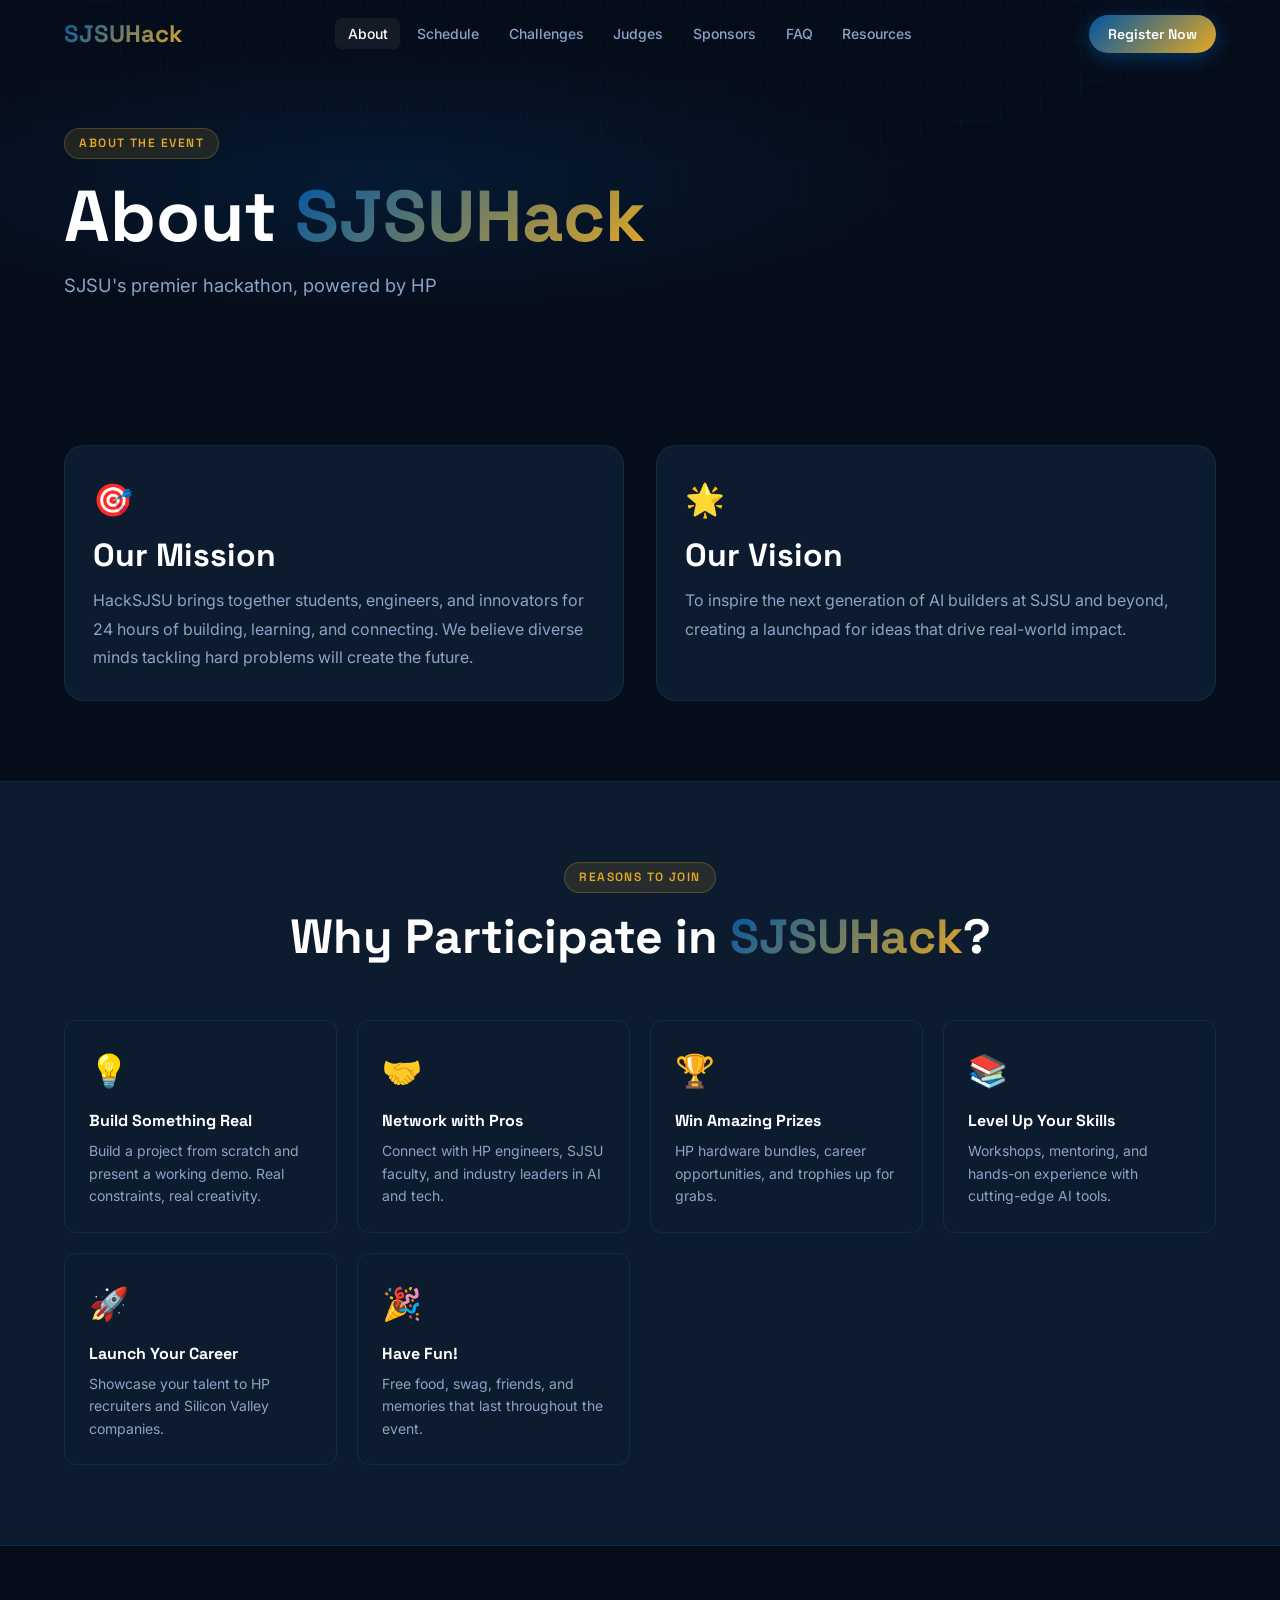
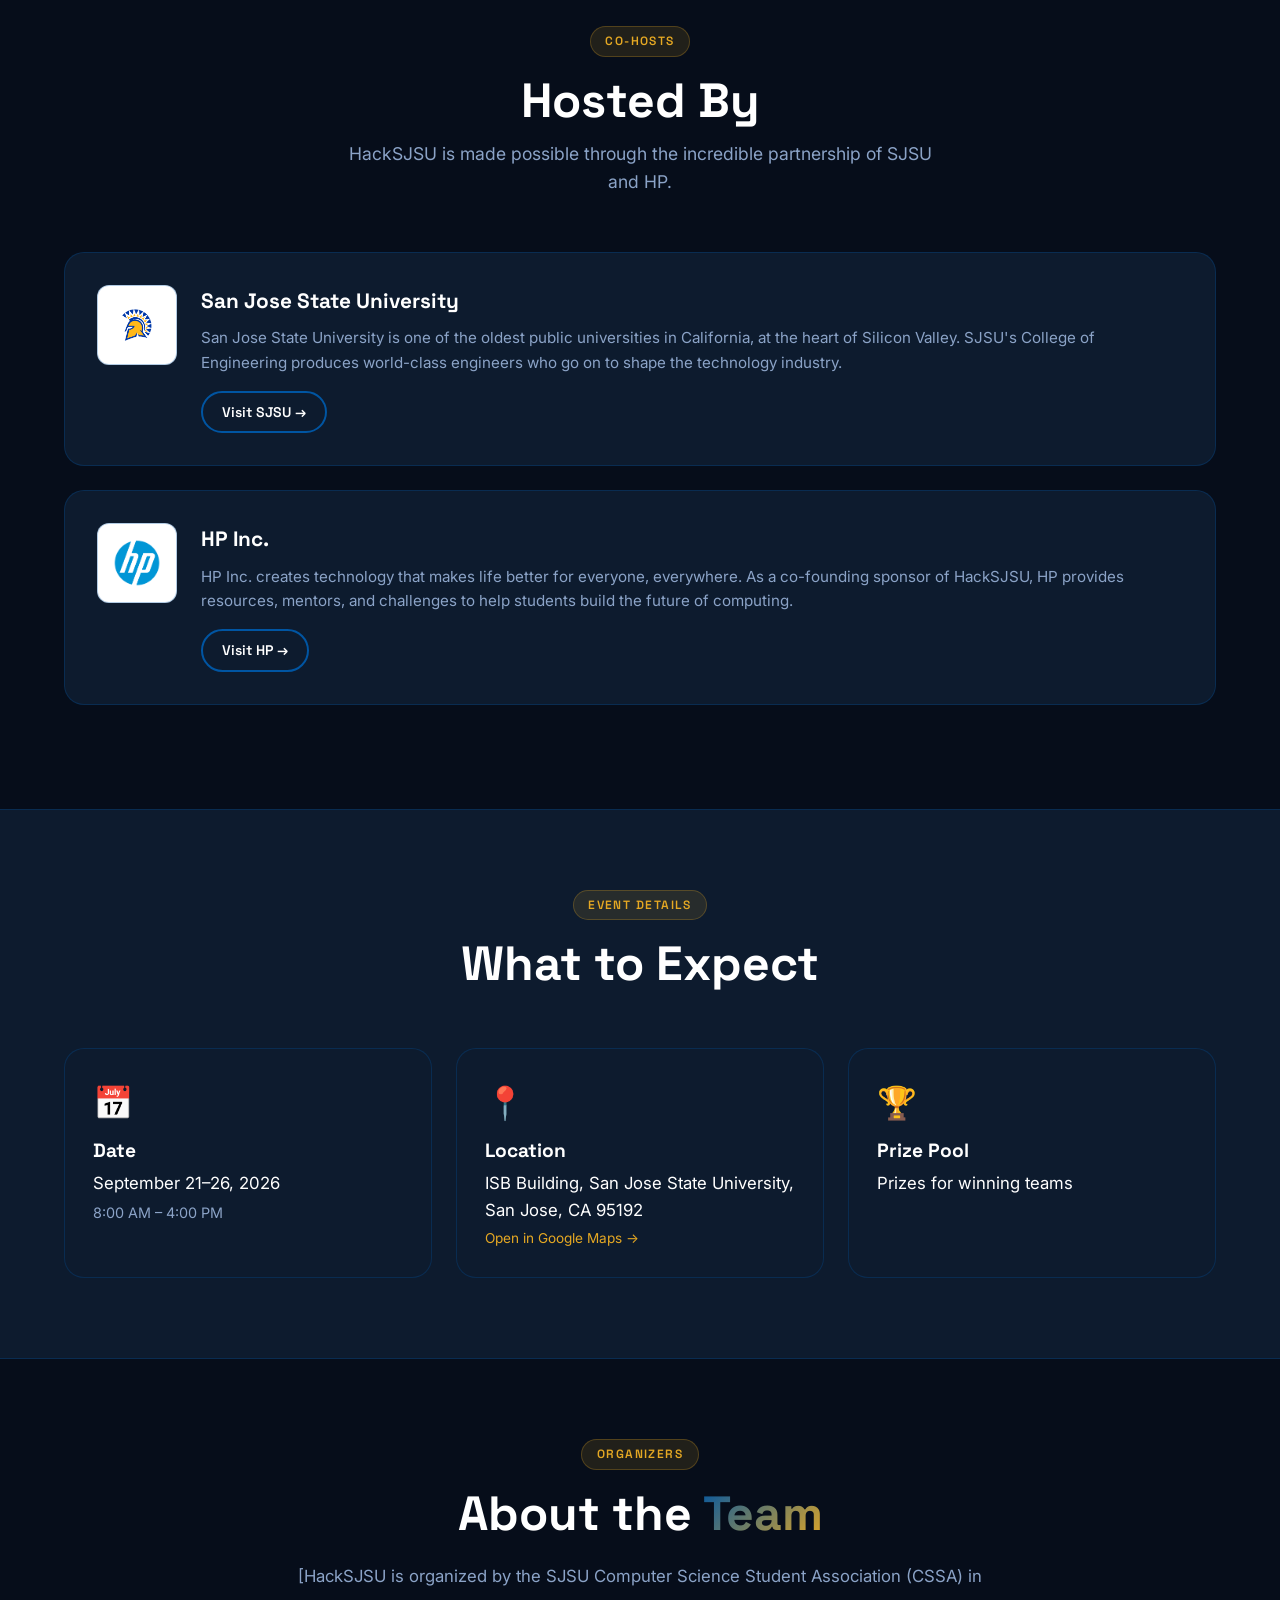
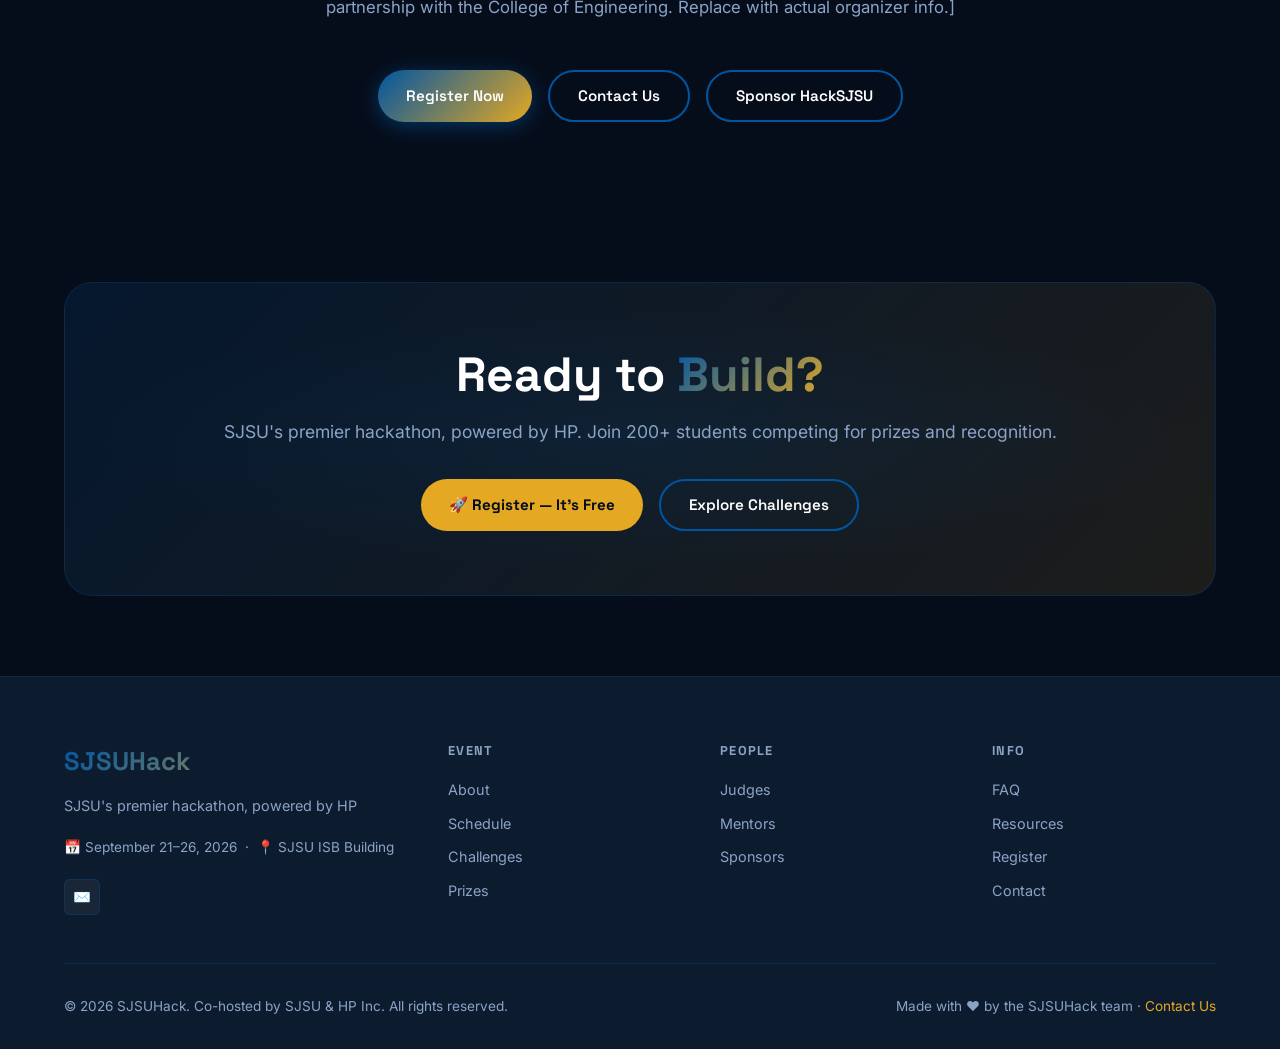
<file: public/about.html>
<!DOCTYPE html>
<html lang="en">

<head>
  <meta charset="UTF-8">
  <meta name="viewport" content="width=device-width, initial-scale=1.0">
  <title>About — HackSJSU</title>
  <meta name="description"
    content="Learn about HackSJSU — SJSU's premier AI hackathon co-hosted with HP Inc. Our mission, vision, and why you should participate.">
  <link rel="stylesheet" href="styles.css">
  <script src="config.js"></script>
</head>

<body>
  <div id="nav-placeholder"></div>

  <!-- Page Hero -->
  <section class="page-hero">
    <div class="page-hero-bg"></div>
    <div class="page-hero-grid"></div>
    <div class="container page-hero-content">
      <span class="section-tag">About the Event</span>
      <h1>About <span class="gradient-text" id="ph-name"></span></h1>
      <p id="ph-desc"></p>
    </div>
  </section>

  <!-- Mission & Vision -->
  <section class="section">
    <div class="container">
      <div style="display:grid;grid-template-columns:1fr 1fr;gap:2rem">
        <div class="card">
          <div style="font-size:2rem;margin-bottom:0.75rem">🎯</div>
          <h3 style="font-family:var(--font-heading);margin-bottom:0.75rem">Our Mission</h3>
          <p id="about-mission" style="line-height:1.8"></p>
        </div>
        <div class="card">
          <div style="font-size:2rem;margin-bottom:0.75rem">🌟</div>
          <h3 style="font-family:var(--font-heading);margin-bottom:0.75rem">Our Vision</h3>
          <p id="about-vision" style="line-height:1.8"></p>
        </div>
      </div>
    </div>
  </section>

  <!-- Why Join -->
  <section class="section"
    style="background:var(--clr-card);border-top:1px solid var(--clr-border);border-bottom:1px solid var(--clr-border)">
    <div class="container">
      <div class="section-header">
        <span class="section-tag">Reasons to Join</span>
        <h2>Why Participate in <span class="gradient-text" id="why-name"></span>?</h2>
      </div>
      <div class="why-join-grid" id="why-join-grid"></div>
    </div>
  </section>

  <!-- Partners -->
  <section class="section">
    <div class="container">
      <div class="section-header">
        <span class="section-tag">Co-Hosts</span>
        <h2>Hosted By</h2>
        <p>HackSJSU is made possible through the incredible partnership of SJSU and HP.</p>
      </div>

      <div class="about-partner-card fade-in">
        <div class="about-partner-logo" style="background: white; padding: 0.5rem;">
          <img src="assets/sponsors/sjsu.png" alt="SJSU Logo" style="width:100%;height:100%;object-fit:contain">
        </div>
        <div>
          <div class="about-partner-name">San Jose State University</div>
          <div class="about-partner-desc" id="about-sjsu"></div>
          <a href="https://www.sjsu.edu/" target="_blank" rel="noopener" class="btn btn-outline btn-sm mt-2">Visit SJSU →</a>
        </div>
      </div>

      <div class="about-partner-card fade-in">
        <div class="about-partner-logo" style="background: white; padding: 0.5rem;">
          <img src="assets/sponsors/hp.png" alt="HP Logo" style="width:100%;height:100%;object-fit:contain">
        </div>
        <div>
          <div class="about-partner-name">HP Inc.</div>
          <div class="about-partner-desc" id="about-hp"></div>
          <a href="https://www.hp.com/us-en/workstations/zgx-nano-ai-station.html" target="_blank" rel="noopener"
            class="btn btn-outline btn-sm mt-2">Visit HP →</a>
        </div>
      </div>
    </div>
  </section>

  <!-- Event Details -->
  <section class="section"
    style="background:var(--clr-card);border-top:1px solid var(--clr-border);border-bottom:1px solid var(--clr-border)">
    <div class="container">
      <div class="section-header">
        <span class="section-tag">Event Details</span>
        <h2>What to Expect</h2>
      </div>
      <div class="grid-3">
        <div class="card fade-in">
          <div style="font-size:2rem;margin-bottom:0.75rem">📅</div>
          <h4 style="font-family:var(--font-heading);margin-bottom:0.5rem">Date</h4>
          <p id="ev-date" style="font-size:1.05rem;color:var(--clr-text)"></p>
          <p id="ev-time" style="font-size:0.9rem;margin-top:0.25rem">8:00 AM – 4:00 PM</p>
        </div>
        <div class="card fade-in">
          <div style="font-size:2rem;margin-bottom:0.75rem">📍</div>
          <h4 style="font-family:var(--font-heading);margin-bottom:0.5rem">Location</h4>
          <p id="ev-location" style="font-size:1.05rem;color:var(--clr-text)"></p>
          <a id="ev-map-link" href="#" target="_blank" rel="noopener"
            style="font-size:0.85rem;color:var(--clr-secondary);margin-top:0.25rem;display:block">
            Open in Google Maps →
          </a>
        </div>
        <div class="card fade-in">
          <div style="font-size:2rem;margin-bottom:0.75rem">🏆</div>
          <h4 style="font-family:var(--font-heading);margin-bottom:0.5rem">Prize Pool</h4>
          <p id="ev-prizes" style="font-size:1.05rem;color:var(--clr-text)"></p>
          <!-- <a href="prizes.html" style="font-size:0.85rem;color:var(--clr-secondary);margin-top:0.25rem;display:block">
          See prize breakdown →
        </a> -->
        </div>
      </div>
    </div>
  </section>

  <!-- Organizers -->
  <section class="section">
    <div class="container">
      <div style="max-width:720px;margin:0 auto;text-align:center">
        <span class="section-tag">Organizers</span>
        <h2>About the <span class="gradient-text">Team</span></h2>
        <p id="about-organizers" style="font-size:1.05rem;line-height:1.8;margin-top:1.25rem"></p>
      </div>

      <div style="margin-top:3rem;text-align:center">
        <p style="color:var(--clr-text-muted);margin-bottom:1.5rem" id="sponsor-cta"></p>
        <div style="display:flex;gap:1rem;justify-content:center;flex-wrap:wrap">
          <a href="register.html" class="btn btn-primary">Register Now</a>
          <a href="contact.html" class="btn btn-outline">Contact Us</a>
          <a href="sponsors.html" class="btn btn-outline">Sponsor HackSJSU</a>
        </div>
      </div>
    </div>
  </section>

  <!-- CTA -->
  <section class="section-sm">
    <div class="container">
      <div class="cta-section">
        <h2>Ready to <span class="gradient-text">Build?</span></h2>
        <p id="about-cta-desc"></p>
        <div class="cta-actions">
          <a href="register.html" class="btn btn-gold">🚀 Register — It's Free</a>
          <a href="challenges.html" class="btn btn-outline">Explore Challenges</a>
        </div>
      </div>
    </div>
  </section>

  <div id="footer-placeholder"></div>
  <script src="main.js"></script>
  <script>
    document.addEventListener('DOMContentLoaded', () => {
      const e = CONFIG.event;
      const a = CONFIG.about;
      document.getElementById('ph-name').textContent = e.name;
      document.getElementById('ph-desc').textContent = e.shortDesc;
      document.getElementById('about-mission').textContent = a.mission;
      document.getElementById('about-vision').textContent = a.vision;
      document.getElementById('why-name').textContent = e.name;
      document.getElementById('about-sjsu').textContent = a.aboutSJSU;
      document.getElementById('about-hp').textContent = a.aboutHP;
      document.getElementById('ev-date').textContent = e.displayDateRange;
      document.getElementById('ev-location').textContent = e.locationFull;
      document.getElementById('ev-map-link').href = e.mapUrl;
      document.getElementById('ev-prizes').textContent = 'Prizes for winning teams';
      document.getElementById('about-organizers').textContent = a.organizers;
      document.getElementById('sponsor-cta').textContent = a.sponsorCTA;
      document.getElementById('about-cta-desc').textContent = e.shortDesc + '. Join ' + e.stats.participants + ' students competing for prizes and recognition.';
      renderWhyJoin('why-join-grid');
      initFadeIn();
    });
  </script>
</body>

</html>
</file>
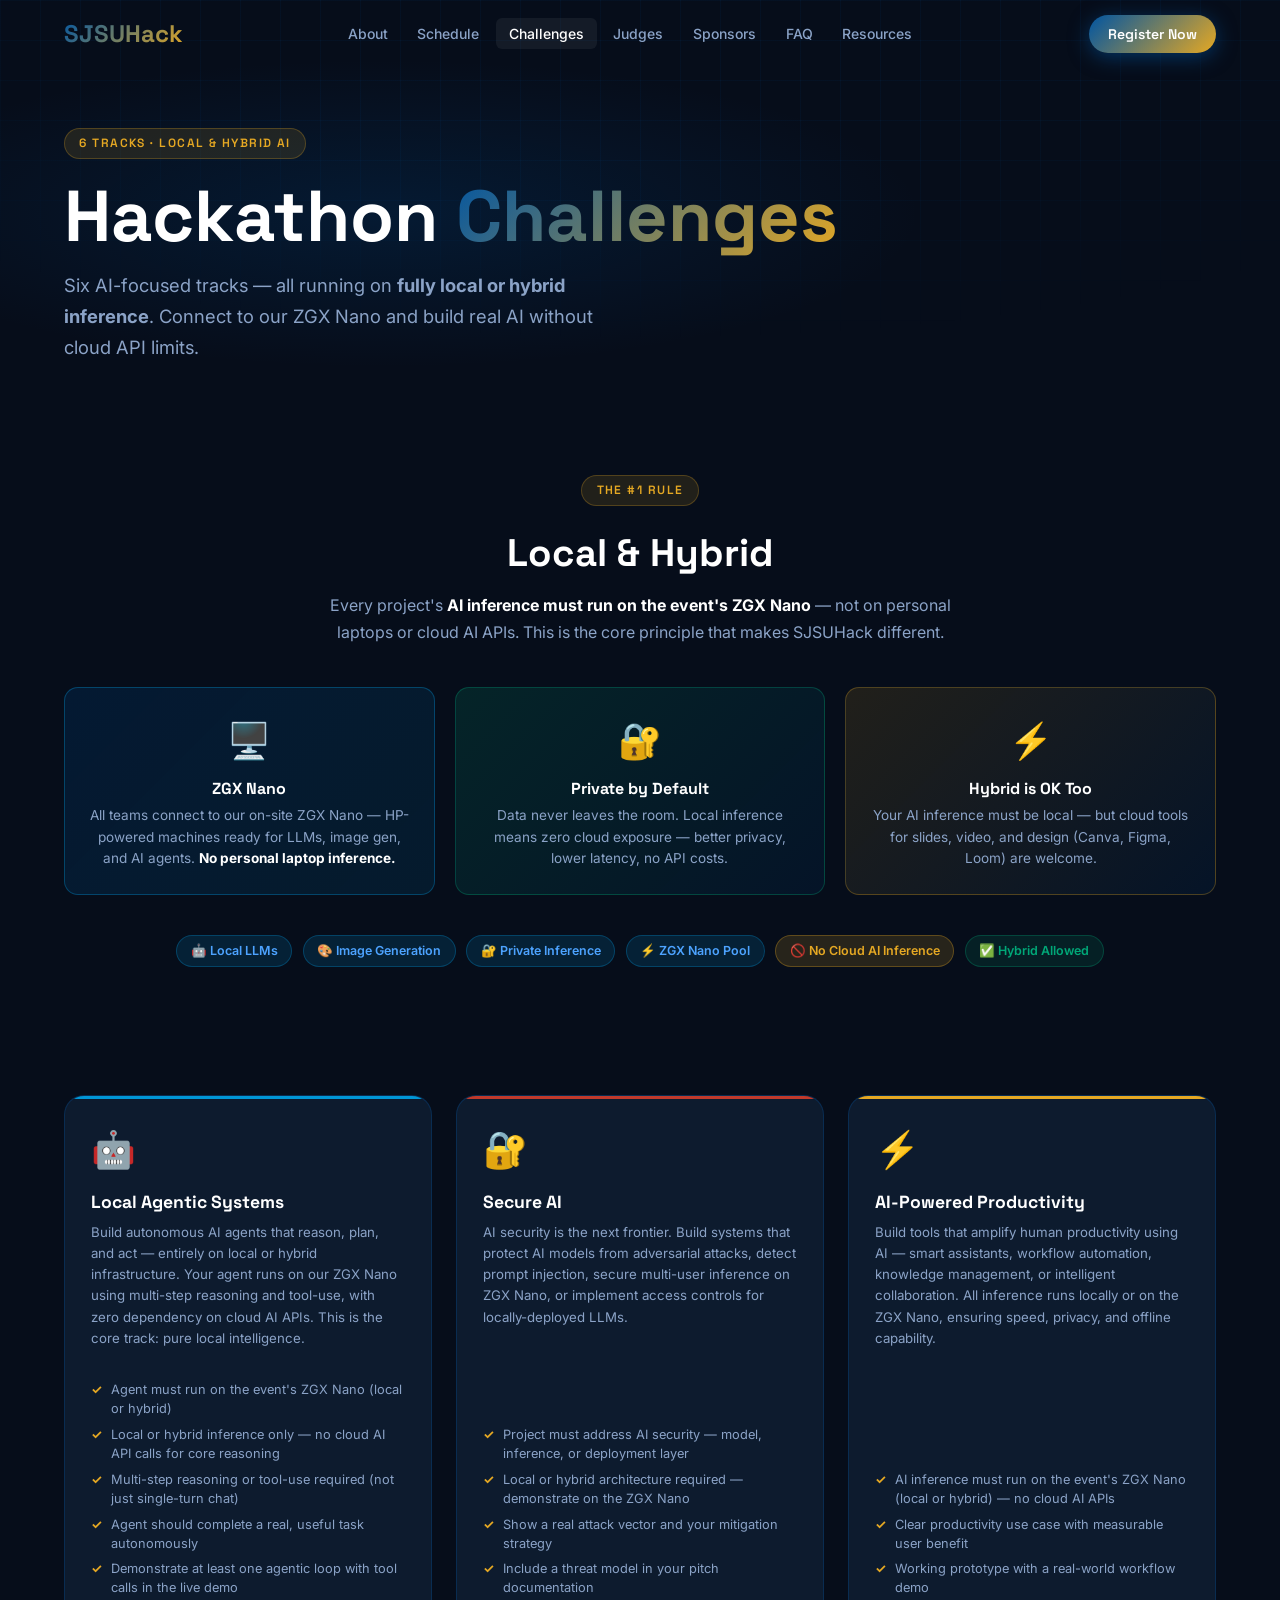
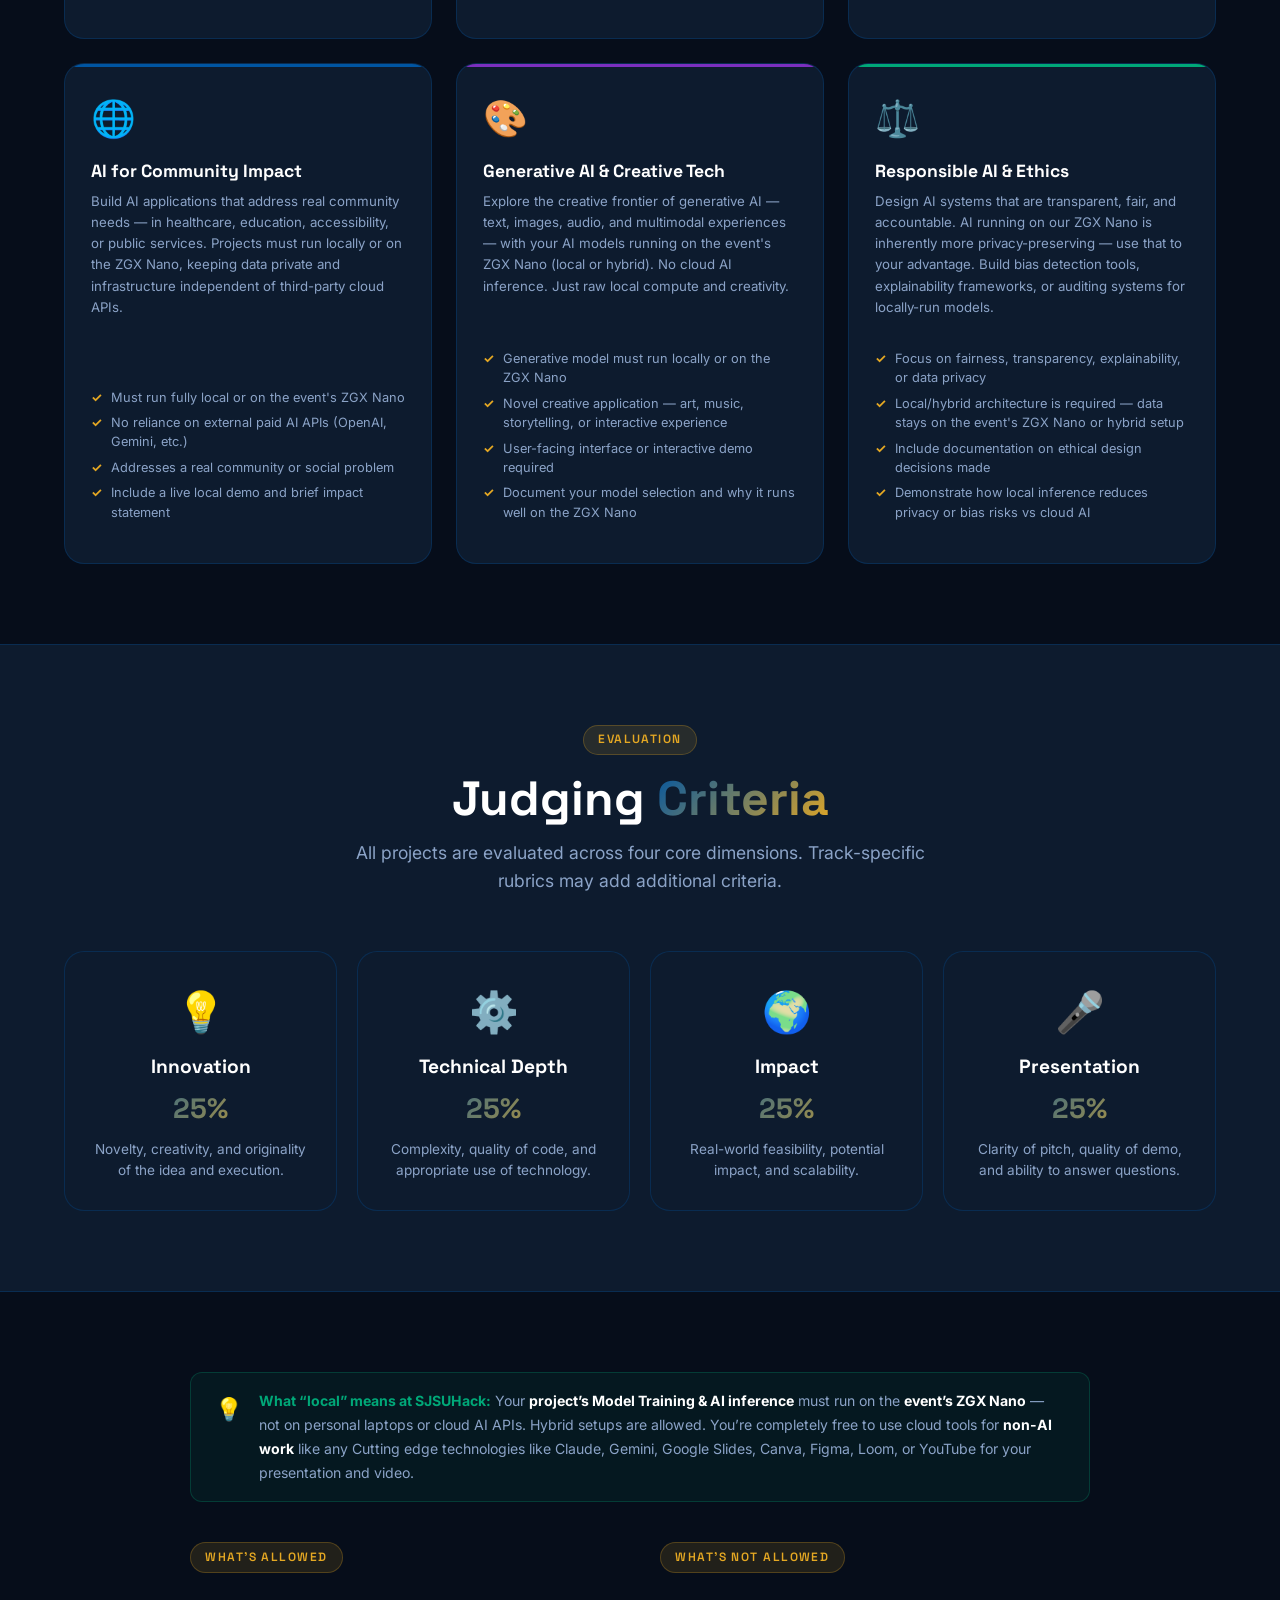
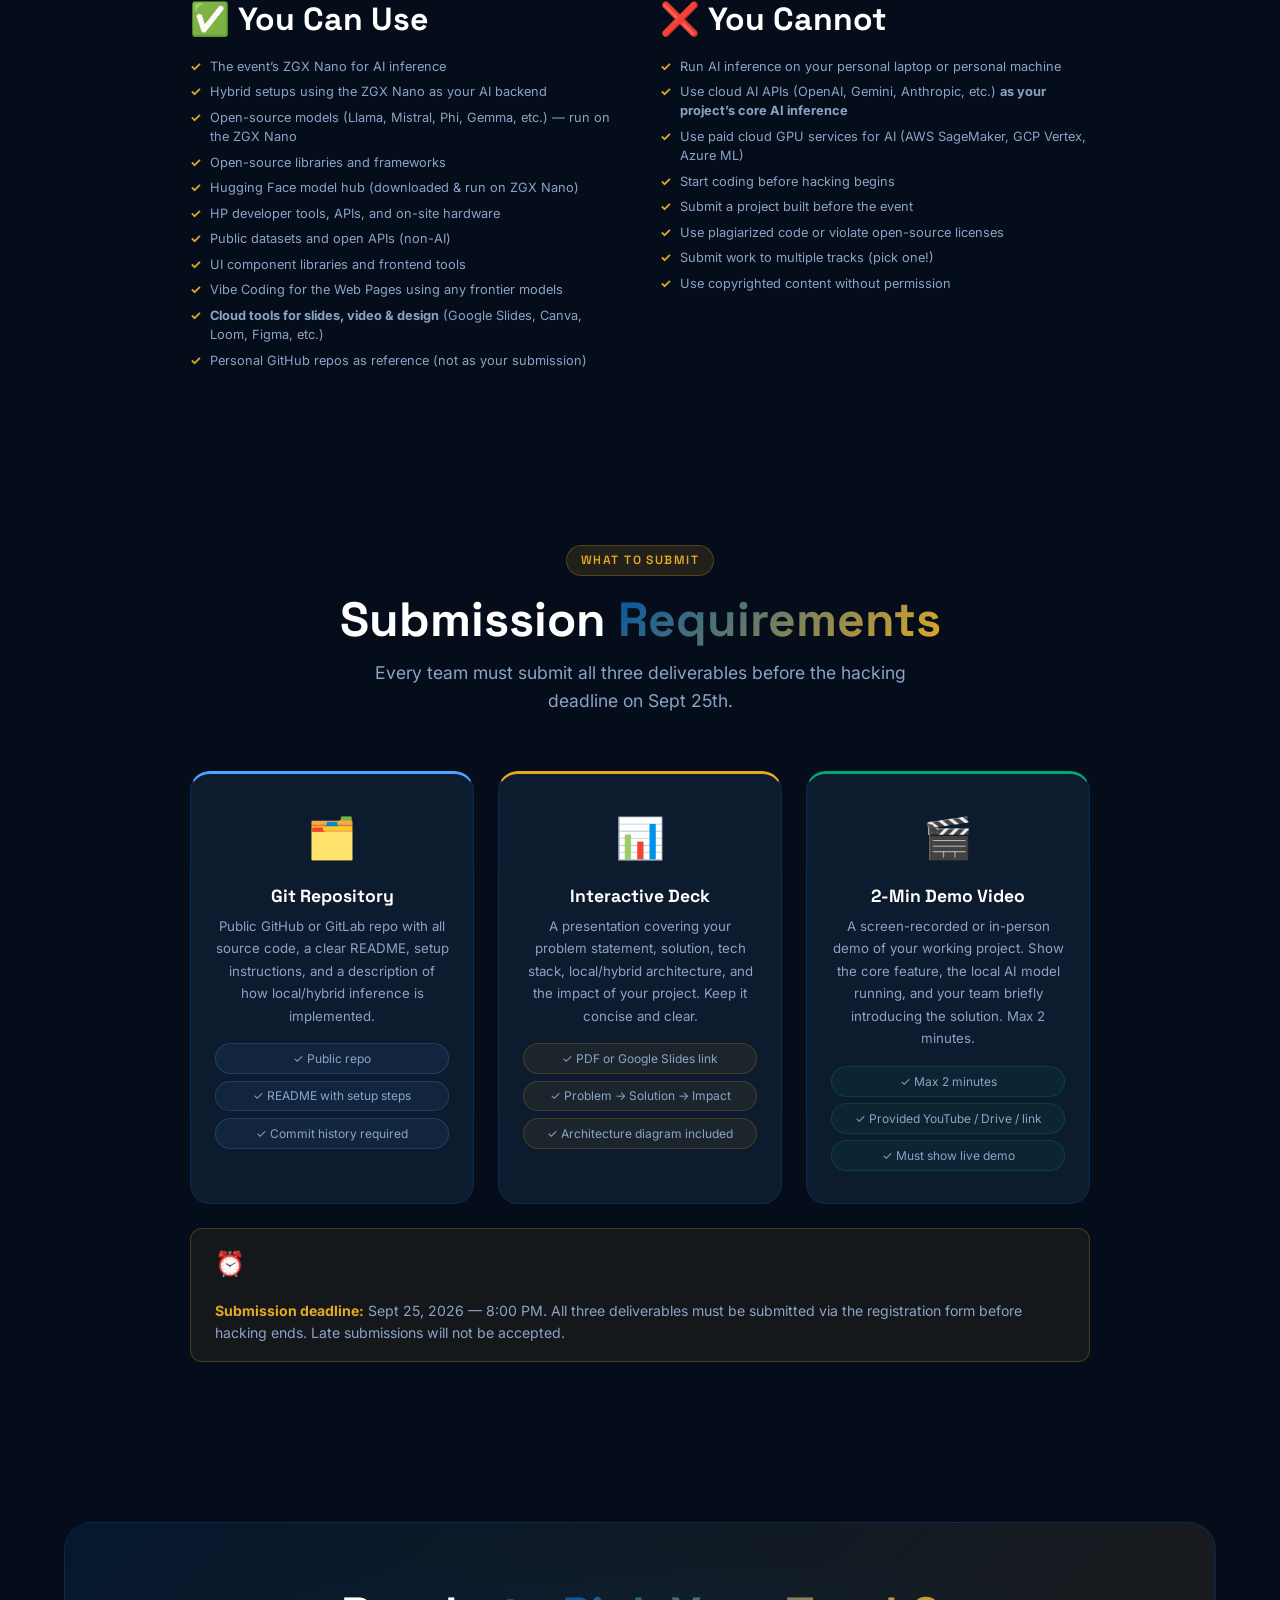
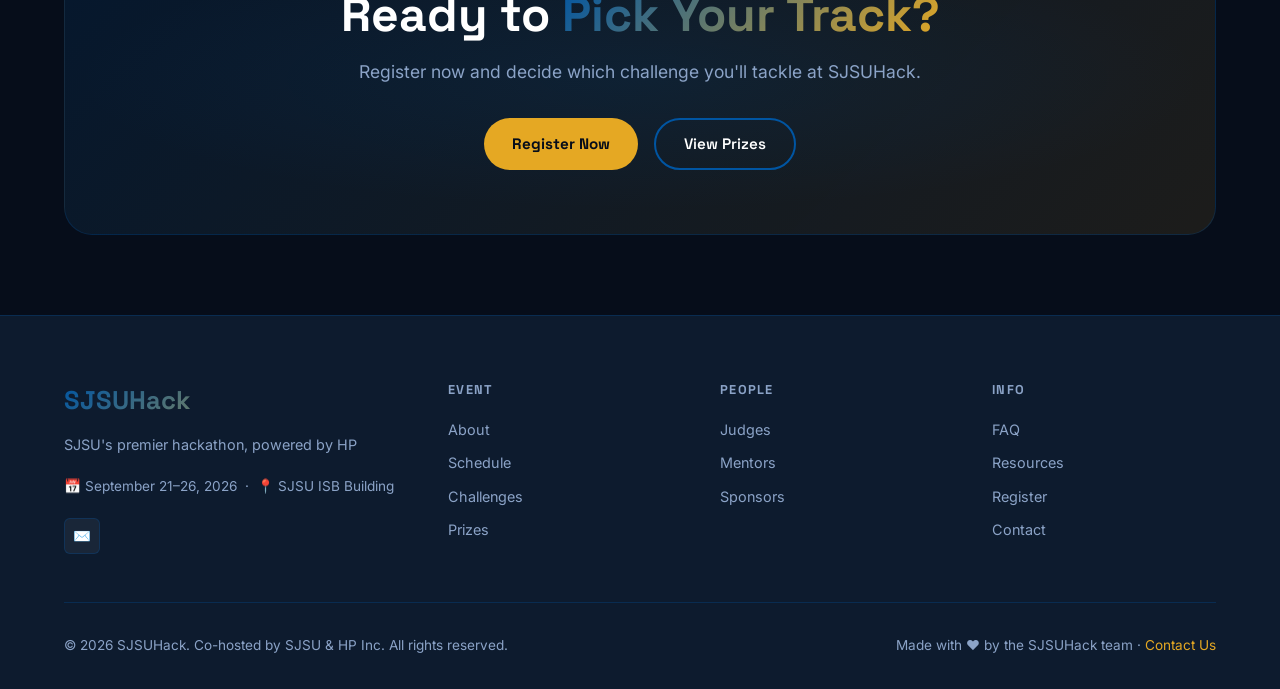
<file: public/challenges.html>
<!DOCTYPE html>
<html lang="en">

<head>
  <meta charset="UTF-8">
  <meta name="viewport" content="width=device-width, initial-scale=1.0">
  <title>Challenges — SJSUHack</title>
  <meta name="description"
    content="Explore SJSUHack's six AI-focused hackathon tracks — all built on fully local or hybrid systems. Connect to our ZGX Nano and build without cloud AI API limits.">
  <link rel="stylesheet" href="styles.css">
  <script src="config.js"></script>
</head>

<body>
  <div id="nav-placeholder"></div>

  <section class="page-hero">
    <div class="page-hero-bg"></div>
    <div class="page-hero-grid"></div>
    <div class="container page-hero-content">
      <span class="section-tag">6 Tracks · Local & Hybrid AI</span>
      <h1>Hackathon <span class="gradient-text">Challenges</span></h1>
      <p>Six AI-focused tracks — all running on <strong>fully local or hybrid inference</strong>. Connect to our ZGX
        Nano and build real AI without cloud API limits.</p>
    </div>
  </section>

  <!-- Local / Hybrid Inference Section -->
  <section class="section-sm">
    <div class="container">

      <!-- Core Rule Callout -->
      <div style="text-align:center;margin-bottom:2.5rem">
        <span class="section-tag">The #1 Rule</span>
        <h2
          style="font-family:var(--font-heading);font-size:clamp(1.6rem,4vw,2.4rem);font-weight:800;margin:.5rem 0 1rem;line-height:1.2">
          Local &amp; Hybrid
        </h2>
        <p style="max-width:640px;margin:0 auto;color:var(--clr-text-muted);font-size:1rem;line-height:1.7">
          Every project's <strong style="color:var(--clr-text)">AI inference must run on the event's ZGX Nano</strong> —
          not on personal laptops or cloud AI APIs. This is the core principle that makes SJSUHack different.
        </p>
      </div>

      <!-- Three-column highlights -->
      <div
        style="display:grid;grid-template-columns:repeat(auto-fit,minmax(240px,1fr));gap:1.25rem;margin-bottom:2.5rem">
        <div
          style="background:linear-gradient(135deg,rgba(0,85,162,.18),rgba(0,150,214,.10));border:1px solid rgba(0,150,214,.35);border-radius:14px;padding:1.5rem;text-align:center">
          <div style="font-size:2.2rem;margin-bottom:.75rem">🖥️</div>
          <h4
            style="font-family:var(--font-heading);font-size:1rem;font-weight:700;margin-bottom:.4rem;color:var(--clr-text)">
            ZGX Nano</h4>
          <p style="font-size:.85rem;color:var(--clr-text-muted);line-height:1.6">All teams connect to our on-site ZGX
            Nano — HP-powered machines ready for LLMs, image gen, and AI agents. <strong
              style="color:var(--clr-text)">No personal laptop inference.</strong></p>
        </div>
        <div
          style="background:linear-gradient(135deg,rgba(0,168,120,.15),rgba(0,85,162,.10));border:1px solid rgba(0,168,120,.30);border-radius:14px;padding:1.5rem;text-align:center">
          <div style="font-size:2.2rem;margin-bottom:.75rem">🔐</div>
          <h4
            style="font-family:var(--font-heading);font-size:1rem;font-weight:700;margin-bottom:.4rem;color:var(--clr-text)">
            Private by Default</h4>
          <p style="font-size:.85rem;color:var(--clr-text-muted);line-height:1.6">Data never leaves the room. Local
            inference means zero cloud exposure — better privacy, lower latency, no API costs.</p>
        </div>
        <div
          style="background:linear-gradient(135deg,rgba(229,168,35,.12),rgba(0,85,162,.10));border:1px solid rgba(229,168,35,.28);border-radius:14px;padding:1.5rem;text-align:center">
          <div style="font-size:2.2rem;margin-bottom:.75rem">⚡</div>
          <h4
            style="font-family:var(--font-heading);font-size:1rem;font-weight:700;margin-bottom:.4rem;color:var(--clr-text)">
            Hybrid is OK Too</h4>
          <p style="font-size:.85rem;color:var(--clr-text-muted);line-height:1.6">Your AI inference must be local — but
            cloud tools for slides, video, and design (Canva, Figma, Loom) are welcome.</p>
        </div>
      </div>

      <!-- Capability tags -->
      <div style="display:flex;gap:.65rem;flex-wrap:wrap;justify-content:center">
        <span
          style="background:rgba(0,150,214,.15);border:1px solid rgba(0,150,214,.3);color:#4da3ff;font-size:.78rem;font-weight:600;padding:.3rem .85rem;border-radius:20px">🤖
          Local LLMs</span>
        <span
          style="background:rgba(0,150,214,.15);border:1px solid rgba(0,150,214,.3);color:#4da3ff;font-size:.78rem;font-weight:600;padding:.3rem .85rem;border-radius:20px">🎨
          Image Generation</span>
        <span
          style="background:rgba(0,150,214,.15);border:1px solid rgba(0,150,214,.3);color:#4da3ff;font-size:.78rem;font-weight:600;padding:.3rem .85rem;border-radius:20px">🔐
          Private Inference</span>
        <span
          style="background:rgba(0,150,214,.15);border:1px solid rgba(0,150,214,.3);color:#4da3ff;font-size:.78rem;font-weight:600;padding:.3rem .85rem;border-radius:20px">⚡
          ZGX Nano Pool</span>
        <span
          style="background:rgba(229,168,35,.15);border:1px solid rgba(229,168,35,.3);color:#E5A823;font-size:.78rem;font-weight:600;padding:.3rem .85rem;border-radius:20px">🚫
          No Cloud AI Inference</span>
        <span
          style="background:rgba(0,168,120,.12);border:1px solid rgba(0,168,120,.28);color:#00A878;font-size:.78rem;font-weight:600;padding:.3rem .85rem;border-radius:20px">✅
          Hybrid Allowed</span>
      </div>

    </div>
  </section>

  <!-- Challenges Grid -->
  <section class="section">
    <div class="container">
      <div class="challenges-grid" id="challenges-grid"></div>
    </div>
  </section>

  <!-- Judging Criteria -->
  <section class="section"
    style="background:var(--clr-card);border-top:1px solid var(--clr-border);border-bottom:1px solid var(--clr-border)">
    <div class="container">
      <div class="section-header">
        <span class="section-tag">Evaluation</span>
        <h2>Judging <span class="gradient-text">Criteria</span></h2>
        <p>All projects are evaluated across four core dimensions. Track-specific rubrics may add additional criteria.
        </p>
      </div>
      <div class="grid-4">
        <div class="card text-center fade-in">
          <div style="font-size:2.5rem;margin-bottom:0.75rem">💡</div>
          <h4 style="font-family:var(--font-heading);margin-bottom:0.5rem">Innovation</h4>
          <div
            style="font-family:var(--font-heading);font-size:1.75rem;font-weight:800;background:var(--grad-cta);-webkit-background-clip:text;-webkit-text-fill-color:transparent;background-clip:text">
            25%</div>
          <p style="font-size:0.85rem;margin-top:0.5rem">Novelty, creativity, and originality of the idea and execution.
          </p>
        </div>
        <div class="card text-center fade-in">
          <div style="font-size:2.5rem;margin-bottom:0.75rem">⚙️</div>
          <h4 style="font-family:var(--font-heading);margin-bottom:0.5rem">Technical Depth</h4>
          <div
            style="font-family:var(--font-heading);font-size:1.75rem;font-weight:800;background:var(--grad-cta);-webkit-background-clip:text;-webkit-text-fill-color:transparent;background-clip:text">
            25%</div>
          <p style="font-size:0.85rem;margin-top:0.5rem">Complexity, quality of code, and appropriate use of technology.
          </p>
        </div>
        <div class="card text-center fade-in">
          <div style="font-size:2.5rem;margin-bottom:0.75rem">🌍</div>
          <h4 style="font-family:var(--font-heading);margin-bottom:0.5rem">Impact</h4>
          <div
            style="font-family:var(--font-heading);font-size:1.75rem;font-weight:800;background:var(--grad-cta);-webkit-background-clip:text;-webkit-text-fill-color:transparent;background-clip:text">
            25%</div>
          <p style="font-size:0.85rem;margin-top:0.5rem">Real-world feasibility, potential impact, and scalability.</p>
        </div>
        <div class="card text-center fade-in">
          <div style="font-size:2.5rem;margin-bottom:0.75rem">🎤</div>
          <h4 style="font-family:var(--font-heading);margin-bottom:0.5rem">Presentation</h4>
          <div
            style="font-family:var(--font-heading);font-size:1.75rem;font-weight:800;background:var(--grad-cta);-webkit-background-clip:text;-webkit-text-fill-color:transparent;background-clip:text">
            25%</div>
          <p style="font-size:0.85rem;margin-top:0.5rem">Clarity of pitch, quality of demo, and ability to answer
            questions.</p>
        </div>
      </div>
    </div>
  </section>

  <!-- Rules -->
  <section class="section">
    <div class="container">
      <!-- Clarification note -->
      <div
        style="max-width:900px;margin:0 auto 2.5rem;background:rgba(0,168,120,.07);border:1px solid rgba(0,168,120,.25);border-radius:12px;padding:1rem 1.5rem;display:flex;align-items:flex-start;gap:1rem">
        <span style="font-size:1.4rem;flex-shrink:0;margin-top:.1rem">💡</span>
        <p style="font-size:.88rem;color:var(--clr-text-muted);line-height:1.7;margin:0">
          <strong style="color:#00A878">What &ldquo;local&rdquo; means at SJSUHack:</strong> Your <strong
            style="color:var(--clr-text)">project&rsquo;s Model Training & AI inference</strong> must run on the <strong
            style="color:var(--clr-text)">event&rsquo;s ZGX Nano</strong> — not on personal laptops or cloud AI APIs.
          Hybrid setups are allowed. You&rsquo;re completely free to use cloud tools for <strong
            style="color:var(--clr-text)">non-AI work</strong> like any Cutting edge technologies like Claude, Gemini,
          Google Slides, Canva, Figma, Loom, or YouTube for
          your presentation and video.
        </p>
      </div>
      <div
        style="display:grid;grid-template-columns:1fr 1fr;gap:2.5rem;max-width:900px;margin:0 auto;align-items:start">
        <div>
          <span class="section-tag">What's Allowed</span>
          <h3 style="font-family:var(--font-heading);margin:.75rem 0 1rem">✅ You Can Use</h3>
          <ul class="challenge-reqs">
            <li>The event&rsquo;s ZGX Nano for AI inference</li>
            <li>Hybrid setups using the ZGX Nano as your AI backend</li>
            <li>Open-source models (Llama, Mistral, Phi, Gemma, etc.) — run on the ZGX Nano</li>
            <li>Open-source libraries and frameworks</li>
            <li>Hugging Face model hub (downloaded &amp; run on ZGX Nano)</li>
            <li>HP developer tools, APIs, and on-site hardware</li>
            <li>Public datasets and open APIs (non-AI)</li>
            <li>UI component libraries and frontend tools</li>
            <li>Vibe Coding for the Web Pages using any frontier models</li>
            <li><strong>Cloud tools for slides, video &amp; design</strong> (Google Slides, Canva, Loom, Figma, etc.)
            </li>
            <li>Personal GitHub repos as reference (not as your submission)</li>
          </ul>
        </div>
        <div>
          <span class="section-tag">What's Not Allowed</span>
          <h3 style="font-family:var(--font-heading);margin:.75rem 0 1rem">❌ You Cannot</h3>
          <ul class="challenge-reqs">
            <li>Run AI inference on your personal laptop or personal machine</li>
            <li>Use cloud AI APIs (OpenAI, Gemini, Anthropic, etc.) <strong>as your project&rsquo;s core AI
                inference</strong></li>
            <li>Use paid cloud GPU services for AI (AWS SageMaker, GCP Vertex, Azure ML)</li>
            <li>Start coding before hacking begins</li>
            <li>Submit a project built before the event</li>
            <li>Use plagiarized code or violate open-source licenses</li>
            <li>Submit work to multiple tracks (pick one!)</li>
            <li>Use copyrighted content without permission</li>
          </ul>
        </div>
      </div>
    </div>
  </section>

  <!-- Submission Requirements -->
  <section class="section">
    <div class="container">
      <div class="section-header">
        <span class="section-tag">What to Submit</span>
        <h2>Submission <span class="gradient-text">Requirements</span></h2>
        <p>Every team must submit all three deliverables before the hacking deadline on Sept 25th.</p>
      </div>
      <div style="display:grid;grid-template-columns:repeat(3,1fr);gap:1.5rem;max-width:900px;margin:0 auto">

        <!-- Git Repo -->
        <div class="card fade-in" style="border-top:3px solid #4da3ff;text-align:center;padding:2rem 1.5rem">
          <div style="font-size:2.5rem;margin-bottom:1rem">🗂️</div>
          <h3 style="font-family:var(--font-heading);font-size:1.1rem;font-weight:700;margin-bottom:.5rem">Git
            Repository</h3>
          <p style="font-size:.83rem;color:var(--clr-text-muted);line-height:1.7;margin-bottom:1rem">Public GitHub or
            GitLab repo with all source code, a clear README, setup instructions, and a description of how local/hybrid
            inference is implemented.</p>
          <div style="display:flex;flex-direction:column;gap:.4rem">
            <span
              style="font-size:.75rem;color:var(--clr-text-muted);background:rgba(77,163,255,.08);border:1px solid rgba(77,163,255,.2);padding:.3rem .75rem;border-radius:20px">✓
              Public repo</span>
            <span
              style="font-size:.75rem;color:var(--clr-text-muted);background:rgba(77,163,255,.08);border:1px solid rgba(77,163,255,.2);padding:.3rem .75rem;border-radius:20px">✓
              README with setup steps</span>
            <span
              style="font-size:.75rem;color:var(--clr-text-muted);background:rgba(77,163,255,.08);border:1px solid rgba(77,163,255,.2);padding:.3rem .75rem;border-radius:20px">✓
              Commit history required</span>
          </div>
        </div>

        <!-- Slide Deck -->
        <div class="card fade-in" style="border-top:3px solid #E5A823;text-align:center;padding:2rem 1.5rem">
          <div style="font-size:2.5rem;margin-bottom:1rem">📊</div>
          <h3 style="font-family:var(--font-heading);font-size:1.1rem;font-weight:700;margin-bottom:.5rem">Interactive
            Deck
          </h3>
          <p style="font-size:.83rem;color:var(--clr-text-muted);line-height:1.7;margin-bottom:1rem">A presentation
            covering your problem statement, solution, tech stack, local/hybrid architecture, and the impact of your
            project. Keep it concise and clear.</p>
          <div style="display:flex;flex-direction:column;gap:.4rem">
            <span
              style="font-size:.75rem;color:var(--clr-text-muted);background:rgba(229,168,35,.08);border:1px solid rgba(229,168,35,.2);padding:.3rem .75rem;border-radius:20px">✓
              PDF or Google Slides link</span>
            <span
              style="font-size:.75rem;color:var(--clr-text-muted);background:rgba(229,168,35,.08);border:1px solid rgba(229,168,35,.2);padding:.3rem .75rem;border-radius:20px">✓
              Problem → Solution → Impact</span>
            <span
              style="font-size:.75rem;color:var(--clr-text-muted);background:rgba(229,168,35,.08);border:1px solid rgba(229,168,35,.2);padding:.3rem .75rem;border-radius:20px">✓
              Architecture diagram included</span>
          </div>
        </div>

        <!-- Video -->
        <div class="card fade-in" style="border-top:3px solid #00A878;text-align:center;padding:2rem 1.5rem">
          <div style="font-size:2.5rem;margin-bottom:1rem">🎬</div>
          <h3 style="font-family:var(--font-heading);font-size:1.1rem;font-weight:700;margin-bottom:.5rem">2-Min Demo
            Video</h3>
          <p style="font-size:.83rem;color:var(--clr-text-muted);line-height:1.7;margin-bottom:1rem">A screen-recorded
            or in-person demo of your working project. Show the core feature, the local AI model running, and your team
            briefly introducing the solution. Max 2 minutes.</p>
          <div style="display:flex;flex-direction:column;gap:.4rem">
            <span
              style="font-size:.75rem;color:var(--clr-text-muted);background:rgba(0,168,120,.08);border:1px solid rgba(0,168,120,.2);padding:.3rem .75rem;border-radius:20px">✓
              Max 2 minutes</span>
            <span
              style="font-size:.75rem;color:var(--clr-text-muted);background:rgba(0,168,120,.08);border:1px solid rgba(0,168,120,.2);padding:.3rem .75rem;border-radius:20px">✓
              Provided YouTube / Drive / link</span>
            <span
              style="font-size:.75rem;color:var(--clr-text-muted);background:rgba(0,168,120,.08);border:1px solid rgba(0,168,120,.2);padding:.3rem .75rem;border-radius:20px">✓
              Must show live demo</span>
          </div>
        </div>

      </div>
      <!-- Deadline note -->
      <div
        style="max-width:900px;margin:1.5rem auto 0;background:rgba(229,168,35,.07);border:1px solid rgba(229,168,35,.25);border-radius:12px;padding:1rem 1.5rem;display:flex;align-items:center;gap:1rem;flex-wrap:wrap">
        <span style="font-size:1.5rem">⏰</span>
        <p style="font-size:.88rem;color:var(--clr-text-muted);line-height:1.6;margin:0"><strong
            style="color:var(--clr-secondary)">Submission deadline:</strong> Sept 25, 2026 — 8:00 PM. All three
          deliverables must be submitted via the registration form before hacking ends. Late submissions will not be
          accepted.</p>
      </div>
    </div>
  </section>

  <section class="section-sm">
    <div class="container">
      <div class="cta-section">
        <h2>Ready to <span class="gradient-text">Pick Your Track?</span></h2>
        <p>Register now and decide which challenge you'll tackle at SJSUHack.</p>
        <div class="cta-actions">
          <a href="register.html" class="btn btn-gold">Register Now</a>
          <a href="prizes.html" class="btn btn-outline">View Prizes</a>
        </div>
      </div>
    </div>
  </section>

  <div id="footer-placeholder"></div>
  <script src="main.js"></script>
  <script>
    document.addEventListener('DOMContentLoaded', () => {
      renderChallenges('challenges-grid');
      initFadeIn();
    });
  </script>
</body>

</html>
</file>
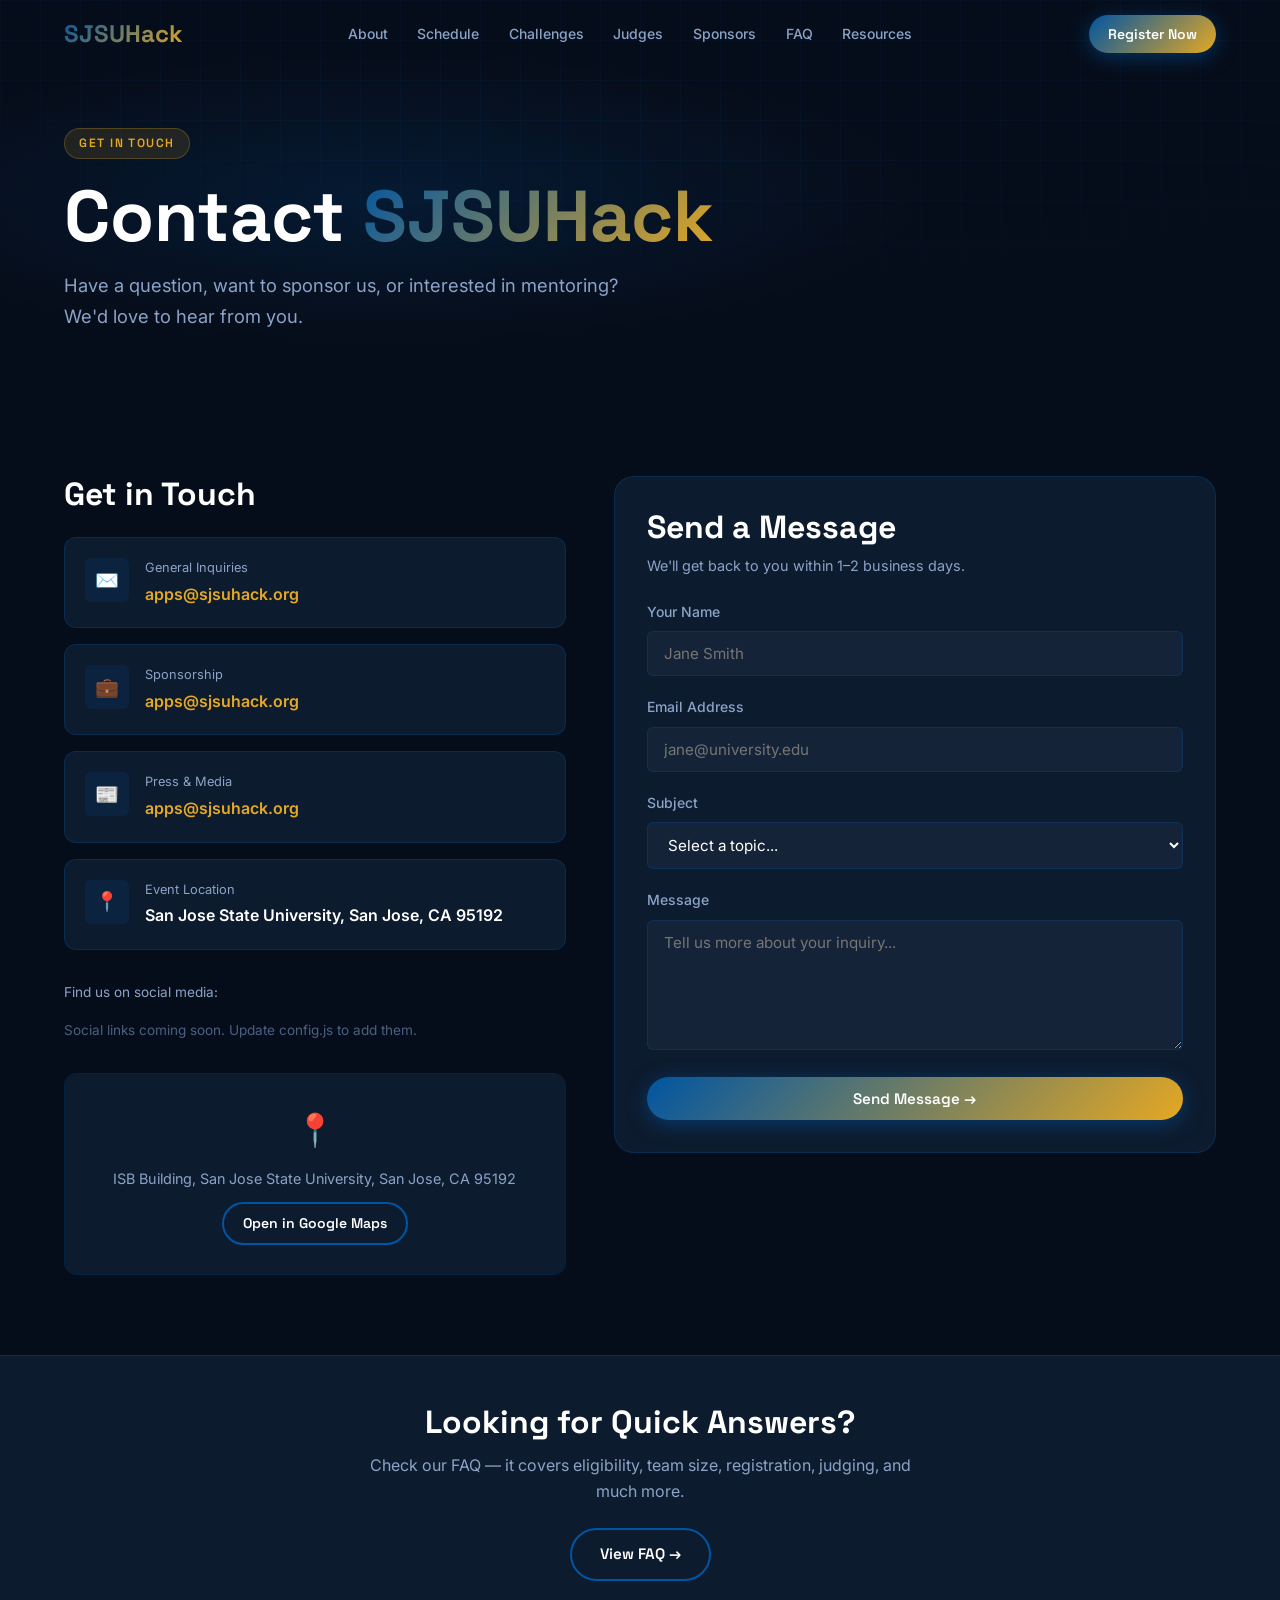
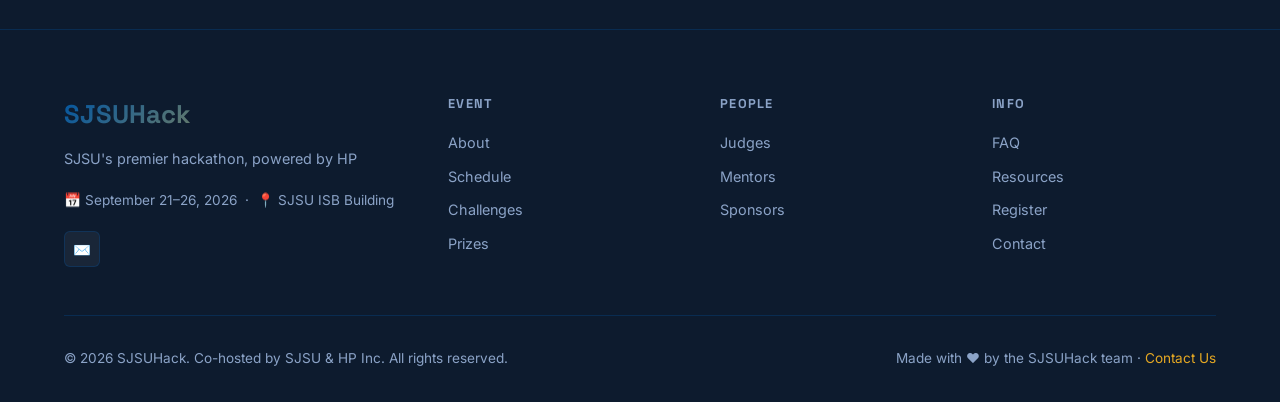
<file: public/contact.html>
<!DOCTYPE html>
<html lang="en">
<head>
  <meta charset="UTF-8">
  <meta name="viewport" content="width=device-width, initial-scale=1.0">
  <title>Contact — HackSJSU</title>
  <meta name="description" content="Contact the HackSJSU team — for general inquiries, sponsorship, press, or participant support.">
  <link rel="stylesheet" href="styles.css">
  <script src="config.js"></script>
</head>
<body>
<div id="nav-placeholder"></div>

<section class="page-hero">
  <div class="page-hero-bg"></div>
  <div class="page-hero-grid"></div>
  <div class="container page-hero-content">
    <span class="section-tag">Get in Touch</span>
    <h1>Contact <span class="gradient-text" id="ph-name"></span></h1>
    <p>Have a question, want to sponsor us, or interested in mentoring? We'd love to hear from you.</p>
  </div>
</section>

<section class="section">
  <div class="container">
    <div class="contact-grid">

      <!-- Contact Info -->
      <div>
        <h3 style="font-family:var(--font-heading);margin-bottom:1.5rem">Get in Touch</h3>

        <div class="contact-info-item">
          <div class="contact-icon">✉️</div>
          <div>
            <div class="contact-info-label">General Inquiries</div>
            <a id="contact-general" class="contact-info-value" style="color:var(--clr-secondary)"></a>
          </div>
        </div>

        <div class="contact-info-item">
          <div class="contact-icon">💼</div>
          <div>
            <div class="contact-info-label">Sponsorship</div>
            <a id="contact-sponsor" class="contact-info-value" style="color:var(--clr-secondary)"></a>
          </div>
        </div>

        <div class="contact-info-item">
          <div class="contact-icon">📰</div>
          <div>
            <div class="contact-info-label">Press & Media</div>
            <a id="contact-press" class="contact-info-value" style="color:var(--clr-secondary)"></a>
          </div>
        </div>

        <div class="contact-info-item">
          <div class="contact-icon">📍</div>
          <div>
            <div class="contact-info-label">Event Location</div>
            <div class="contact-info-value" id="contact-address"></div>
          </div>
        </div>

        <!-- Social Links -->
        <div style="margin-top:2rem">
          <p style="font-size:0.85rem;color:var(--clr-text-muted);margin-bottom:1rem">Find us on social media:</p>
          <div style="display:flex;gap:0.75rem;flex-wrap:wrap" id="contact-social"></div>
        </div>

        <!-- Map embed placeholder -->
        <div style="margin-top:2rem;border-radius:12px;overflow:hidden;border:1px solid var(--clr-border)">
          <div style="background:var(--clr-card);height:200px;display:flex;flex-direction:column;align-items:center;justify-content:center;gap:0.75rem">
            <span style="font-size:2rem">📍</span>
            <p style="font-size:0.9rem" id="map-text"></p>
            <a id="map-link" href="#" target="_blank" rel="noopener" class="btn btn-outline btn-sm">Open in Google Maps</a>
          </div>
        </div>
      </div>

      <!-- Contact Form -->
      <div class="contact-form">
        <h3 style="font-family:var(--font-heading);margin-bottom:0.5rem">Send a Message</h3>
        <p style="font-size:0.9rem;margin-bottom:1.5rem">We'll get back to you within 1–2 business days.</p>

        <form id="contact-form" novalidate>
          <div class="form-group">
            <label class="form-label" for="cf-name">Your Name</label>
            <input id="cf-name" class="form-input" type="text" placeholder="Jane Smith" required>
          </div>
          <div class="form-group">
            <label class="form-label" for="cf-email">Email Address</label>
            <input id="cf-email" class="form-input" type="email" placeholder="jane@university.edu" required>
          </div>
          <div class="form-group">
            <label class="form-label" for="cf-subject">Subject</label>
            <select id="cf-subject" class="form-input" style="cursor:pointer">
              <option value="">Select a topic...</option>
              <option>General Question</option>
              <option>Registration Help</option>
              <option>Sponsorship Inquiry</option>
              <option>Mentoring / Judging</option>
              <option>Press & Media</option>
              <option>Technical Support</option>
              <option>Other</option>
            </select>
          </div>
          <div class="form-group">
            <label class="form-label" for="cf-message">Message</label>
            <textarea id="cf-message" class="form-input" placeholder="Tell us more about your inquiry..." required rows="5"></textarea>
          </div>
          <button type="submit" class="btn btn-primary" style="width:100%;justify-content:center">
            Send Message →
          </button>
        </form>
      </div>
    </div>
  </div>
</section>

<!-- FAQ Callout -->
<section class="section-sm" style="background:var(--clr-card);border-top:1px solid var(--clr-border)">
  <div class="container">
    <div style="text-align:center;max-width:560px;margin:0 auto">
      <h3 style="font-family:var(--font-heading);margin-bottom:0.75rem">Looking for Quick Answers?</h3>
      <p style="margin-bottom:1.5rem">Check our FAQ — it covers eligibility, team size, registration, judging, and much more.</p>
      <a href="faq.html" class="btn btn-outline">View FAQ →</a>
    </div>
  </div>
</section>

<div id="footer-placeholder"></div>
<script src="main.js"></script>
<script>
  document.addEventListener('DOMContentLoaded', () => {
    const e   = CONFIG.event;
    const c   = CONFIG.contact;
    const s   = CONFIG.event.social;

    document.getElementById('ph-name').textContent    = e.name;
    document.getElementById('contact-address').textContent = c.address;
    document.getElementById('map-text').textContent   = e.locationFull;
    document.getElementById('map-link').href          = e.mapUrl;

    const ge = document.getElementById('contact-general');
    ge.textContent = c.email;
    ge.href = `mailto:${c.email}`;

    const sp = document.getElementById('contact-sponsor');
    sp.textContent = c.sponsorEmail;
    sp.href = `mailto:${c.sponsorEmail}`;

    const pr = document.getElementById('contact-press');
    pr.textContent = c.pressEmail;
    pr.href = `mailto:${c.pressEmail}`;

    // Social buttons
    const socialLinks = [
      { label: '📷 Instagram', href: s.instagram },
      { label: '🐦 Twitter',   href: s.twitter },
      { label: '💼 LinkedIn',  href: s.linkedin },
      { label: '🐙 GitHub',    href: s.github },
    ].filter(l => l.href && l.href !== '#');
    document.getElementById('contact-social').innerHTML = socialLinks.map(l =>
      `<a href="${l.href}" target="_blank" rel="noopener" class="btn btn-outline btn-sm">${l.label}</a>`
    ).join('') || '<p style="font-size:0.85rem;color:var(--clr-text-dim)">Social links coming soon. Update config.js to add them.</p>';
  });
</script>
</body>
</html>
</file>
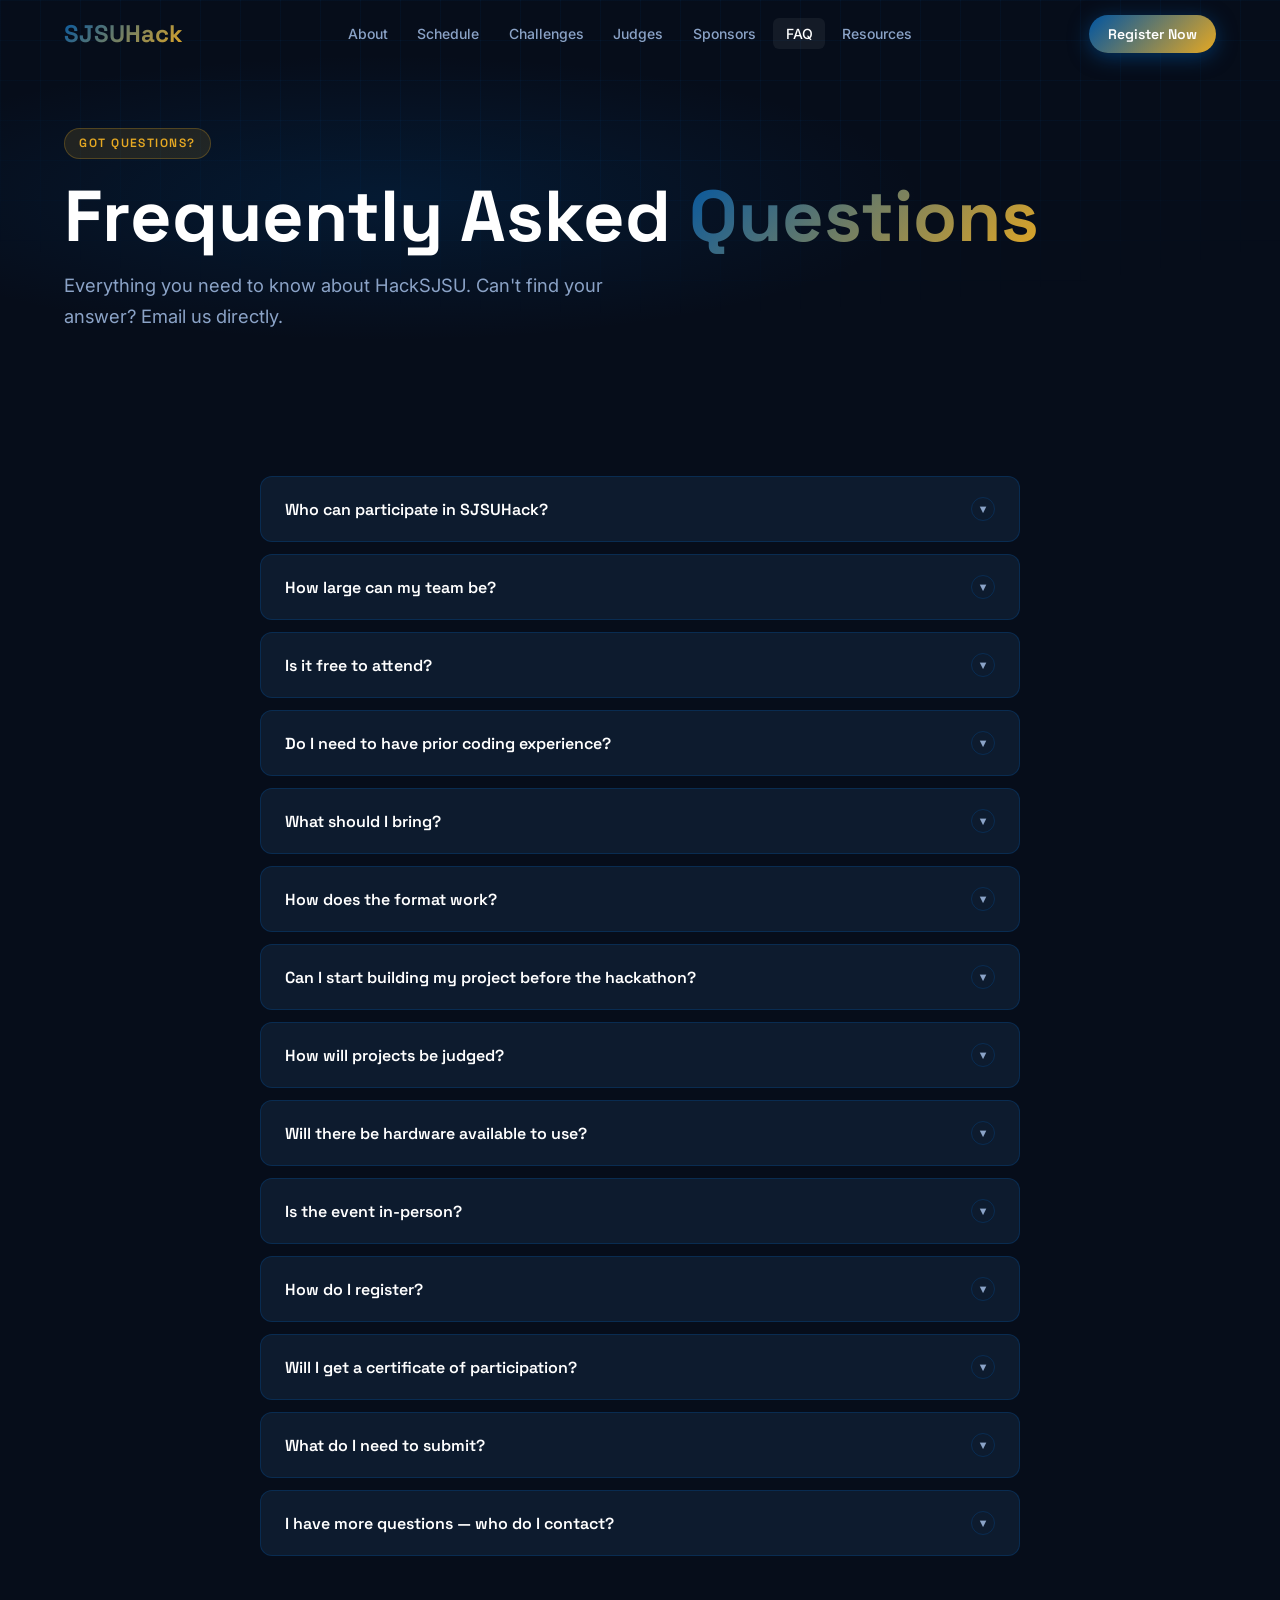
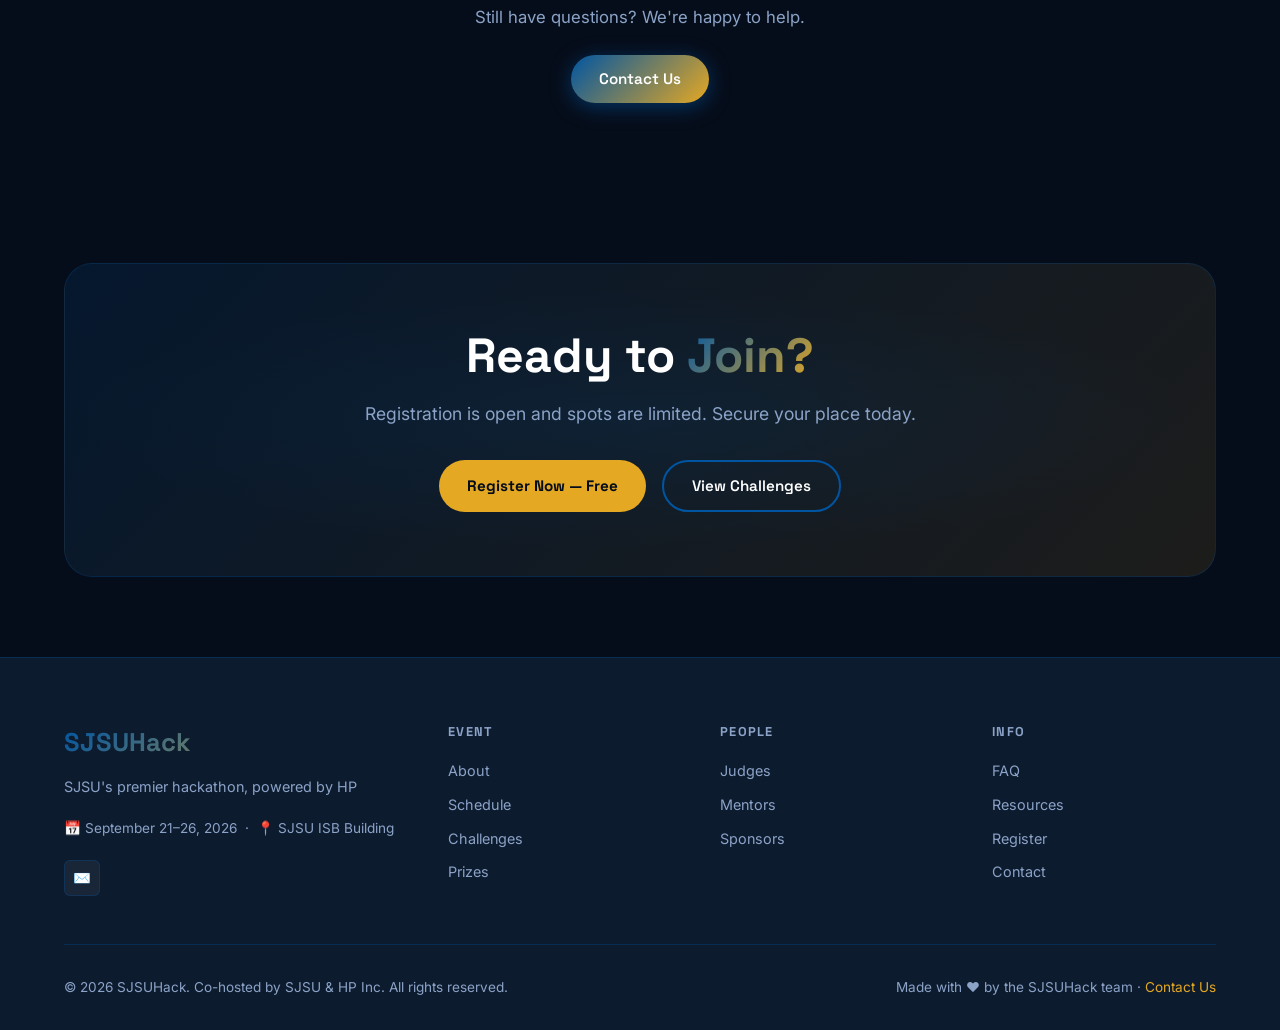
<file: public/faq.html>
<!DOCTYPE html>
<html lang="en">
<head>
  <meta charset="UTF-8">
  <meta name="viewport" content="width=device-width, initial-scale=1.0">
  <title>FAQ — HackSJSU</title>
  <meta name="description" content="Frequently asked questions about HackSJSU — eligibility, team size, registration, judging, and everything you need to know.">
  <link rel="stylesheet" href="styles.css">
  <script src="config.js"></script>
</head>
<body>
<div id="nav-placeholder"></div>

<section class="page-hero">
  <div class="page-hero-bg"></div>
  <div class="page-hero-grid"></div>
  <div class="container page-hero-content">
    <span class="section-tag">Got Questions?</span>
    <h1>Frequently Asked <span class="gradient-text">Questions</span></h1>
    <p>Everything you need to know about HackSJSU. Can't find your answer? Email us directly.</p>
  </div>
</section>

<section class="section">
  <div class="container">
    <div class="faq-list" id="faq-list"></div>
    <div style="text-align:center;margin-top:3rem">
      <p style="margin-bottom:1.5rem;font-size:1.05rem">Still have questions? We're happy to help.</p>
      <a href="contact.html" class="btn btn-primary">Contact Us</a>
    </div>
  </div>
</section>

<section class="section-sm">
  <div class="container">
    <div class="cta-section">
      <h2>Ready to <span class="gradient-text">Join?</span></h2>
      <p>Registration is open and spots are limited. Secure your place today.</p>
      <div class="cta-actions">
        <a href="register.html" class="btn btn-gold">Register Now — Free</a>
        <a href="challenges.html" class="btn btn-outline">View Challenges</a>
      </div>
    </div>
  </div>
</section>

<div id="footer-placeholder"></div>
<script src="main.js"></script>
<script>
  document.addEventListener('DOMContentLoaded', () => {
    renderFAQ('faq-list');
  });
</script>
</body>
</html>
</file>
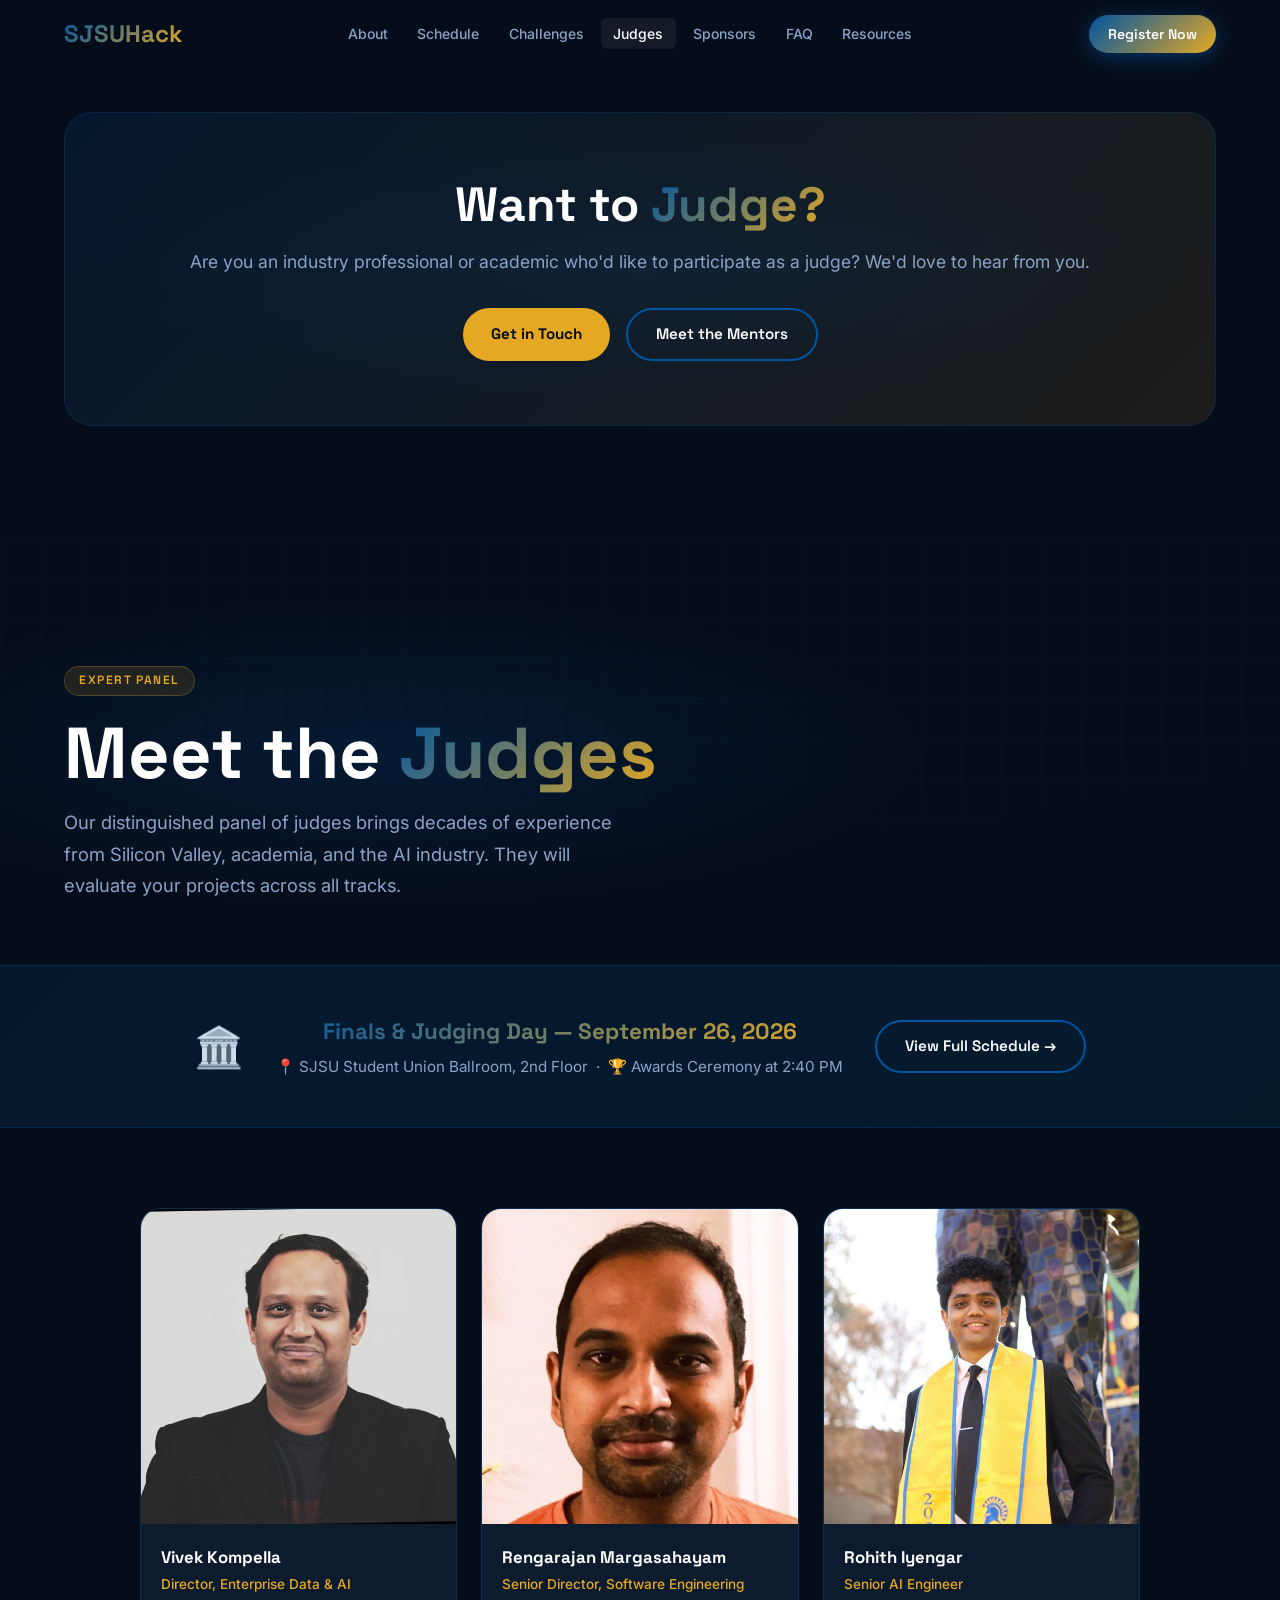
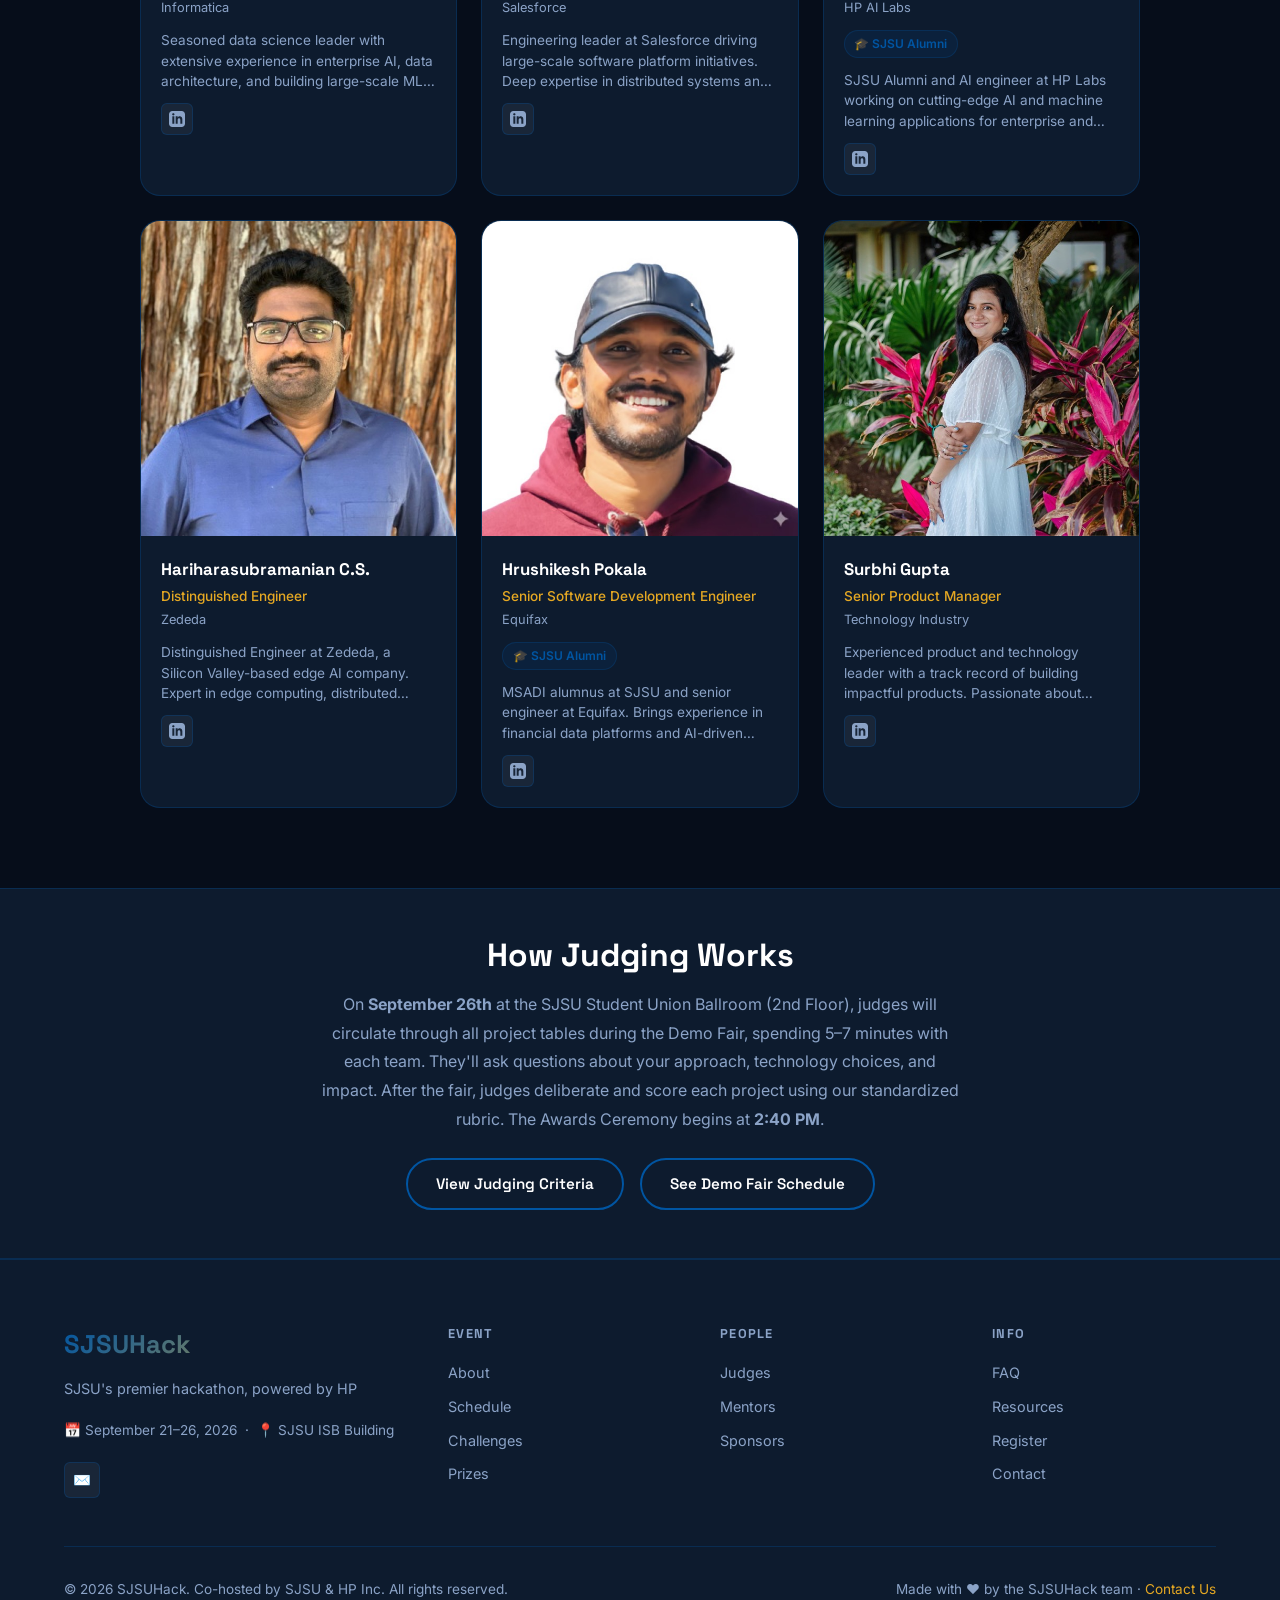
<file: public/judges.html>
<!DOCTYPE html>
<html lang="en">

<head>
  <meta charset="UTF-8">
  <meta name="viewport" content="width=device-width, initial-scale=1.0">
  <title>Judges — HackSJSU</title>
  <meta name="description"
    content="Meet the expert judges of HackSJSU — industry leaders from tech, academia, and innovation who will evaluate your projects.">
  <link rel="stylesheet" href="styles.css">
  <script src="config.js"></script>
</head>

<body>
  <div id="nav-placeholder"></div>

  <!-- Want to be a Judge? -->
  <section class="section">
    <div class="container">
      <div class="cta-section">
        <h2>Want to <span class="gradient-text">Judge?</span></h2>
        <p>Are you an industry professional or academic who'd like to participate as a judge? We'd love to hear from
          you.</p>
        <div class="cta-actions">
          <a href="contact.html" class="btn btn-gold">Get in Touch</a>
          <a href="mentors.html" class="btn btn-outline">Meet the Mentors</a>
        </div>
      </div>
    </div>
  </section>

  <section class="page-hero">
    <div class="page-hero-bg"></div>
    <div class="page-hero-grid"></div>
    <div class="container page-hero-content">
      <span class="section-tag">Expert Panel</span>
      <h1>Meet the <span class="gradient-text">Judges</span></h1>
      <p>Our distinguished panel of judges brings decades of experience from Silicon Valley, academia, and the AI
        industry. They will evaluate your projects across all tracks.</p>
    </div>
  </section>

  <!-- Judging Day Banner -->
  <section class="section-sm" style="background:linear-gradient(135deg,rgba(0,85,162,0.15),rgba(0,150,214,0.10));border-top:1px solid rgba(0,85,162,0.3);border-bottom:1px solid rgba(0,85,162,0.3)">
    <div class="container">
      <div style="display:flex;align-items:center;justify-content:center;gap:2rem;flex-wrap:wrap;text-align:center">
        <div style="font-size:2.5rem">🏛️</div>
        <div>
          <div style="font-family:var(--font-heading);font-size:1.4rem;font-weight:800;background:var(--grad-cta);-webkit-background-clip:text;-webkit-text-fill-color:transparent;background-clip:text;margin-bottom:0.3rem">Finals &amp; Judging Day — September 26, 2026</div>
          <div style="color:var(--clr-text-muted);font-size:0.95rem">📍 SJSU Student Union Ballroom, 2nd Floor &nbsp;·&nbsp; 🏆 Awards Ceremony at 2:40 PM</div>
        </div>
        <a href="schedule.html" class="btn btn-outline" style="white-space:nowrap">View Full Schedule →</a>
      </div>
    </div>
  </section>

  <!-- Judges Grid -->
  <section class="section">
    <div class="container">
      <div style="display:grid;grid-template-columns:repeat(3,1fr);gap:1.5rem;max-width:1000px;margin:0 auto;"
        id="judges-grid"></div>
    </div>
  </section>

  <!-- Judging Note -->
  <section class="section-sm"
    style="background:var(--clr-card);border-top:1px solid var(--clr-border);border-bottom:1px solid var(--clr-border)">
    <div class="container">
      <div style="max-width:640px;margin:0 auto;text-align:center">
        <h3 style="font-family:var(--font-heading);margin-bottom:1rem">How Judging Works</h3>
        <p style="line-height:1.8;margin-bottom:1.5rem">On <strong>September 26th</strong> at the SJSU Student Union Ballroom (2nd Floor), judges will circulate through all project
          tables during the Demo Fair, spending 5–7 minutes with each team. They'll ask questions about your approach, technology choices,
          and impact. After the fair, judges deliberate and score each project using our standardized rubric. The Awards Ceremony begins at <strong>2:40 PM</strong>.</p>
        <div style="display:flex;gap:1rem;justify-content:center;flex-wrap:wrap">
          <a href="judging-criteria.html" class="btn btn-outline">View Judging Criteria</a>
          <a href="schedule.html" class="btn btn-outline">See Demo Fair Schedule</a>
        </div>
      </div>
    </div>
  </section>



  <div id="footer-placeholder"></div>
  <script src="main.js"></script>
  <script>
    document.addEventListener('DOMContentLoaded', () => {
      renderJudges('judges-grid');
    });
  </script>
</body>

</html>
</file>
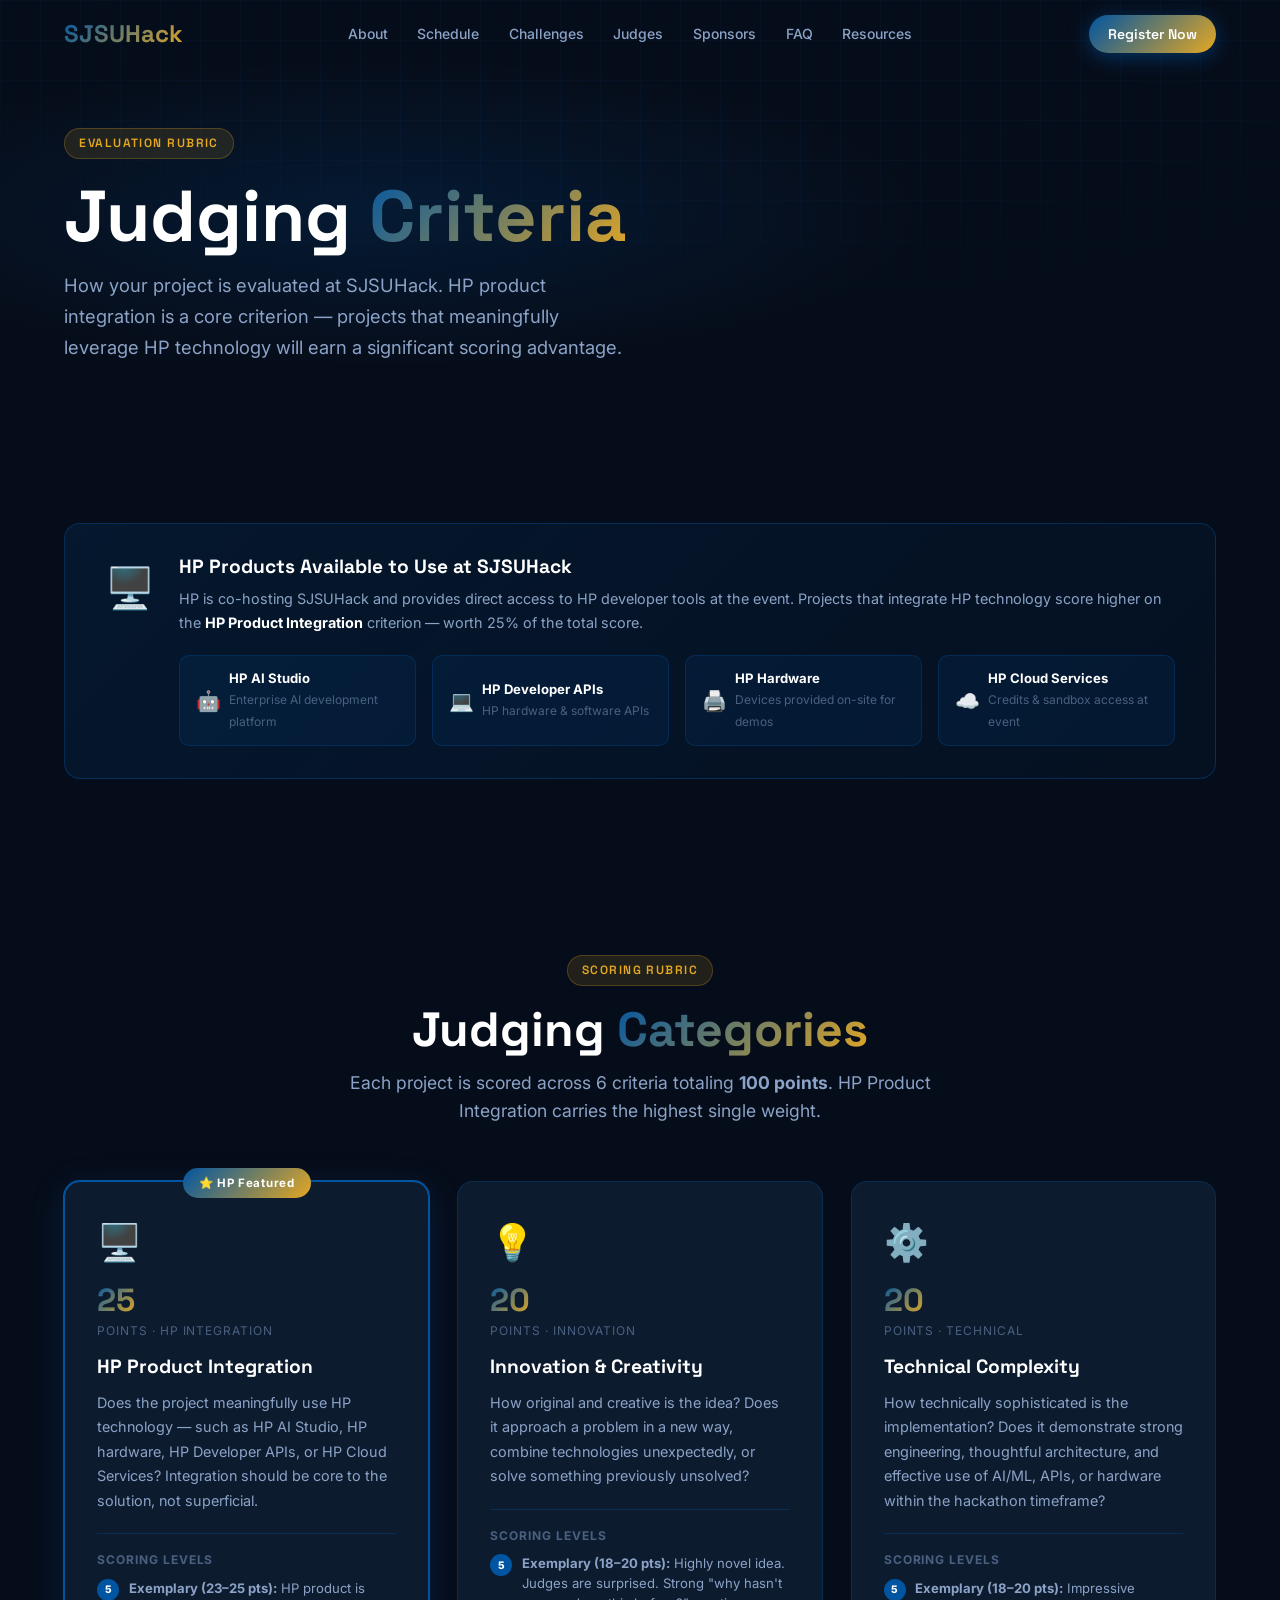
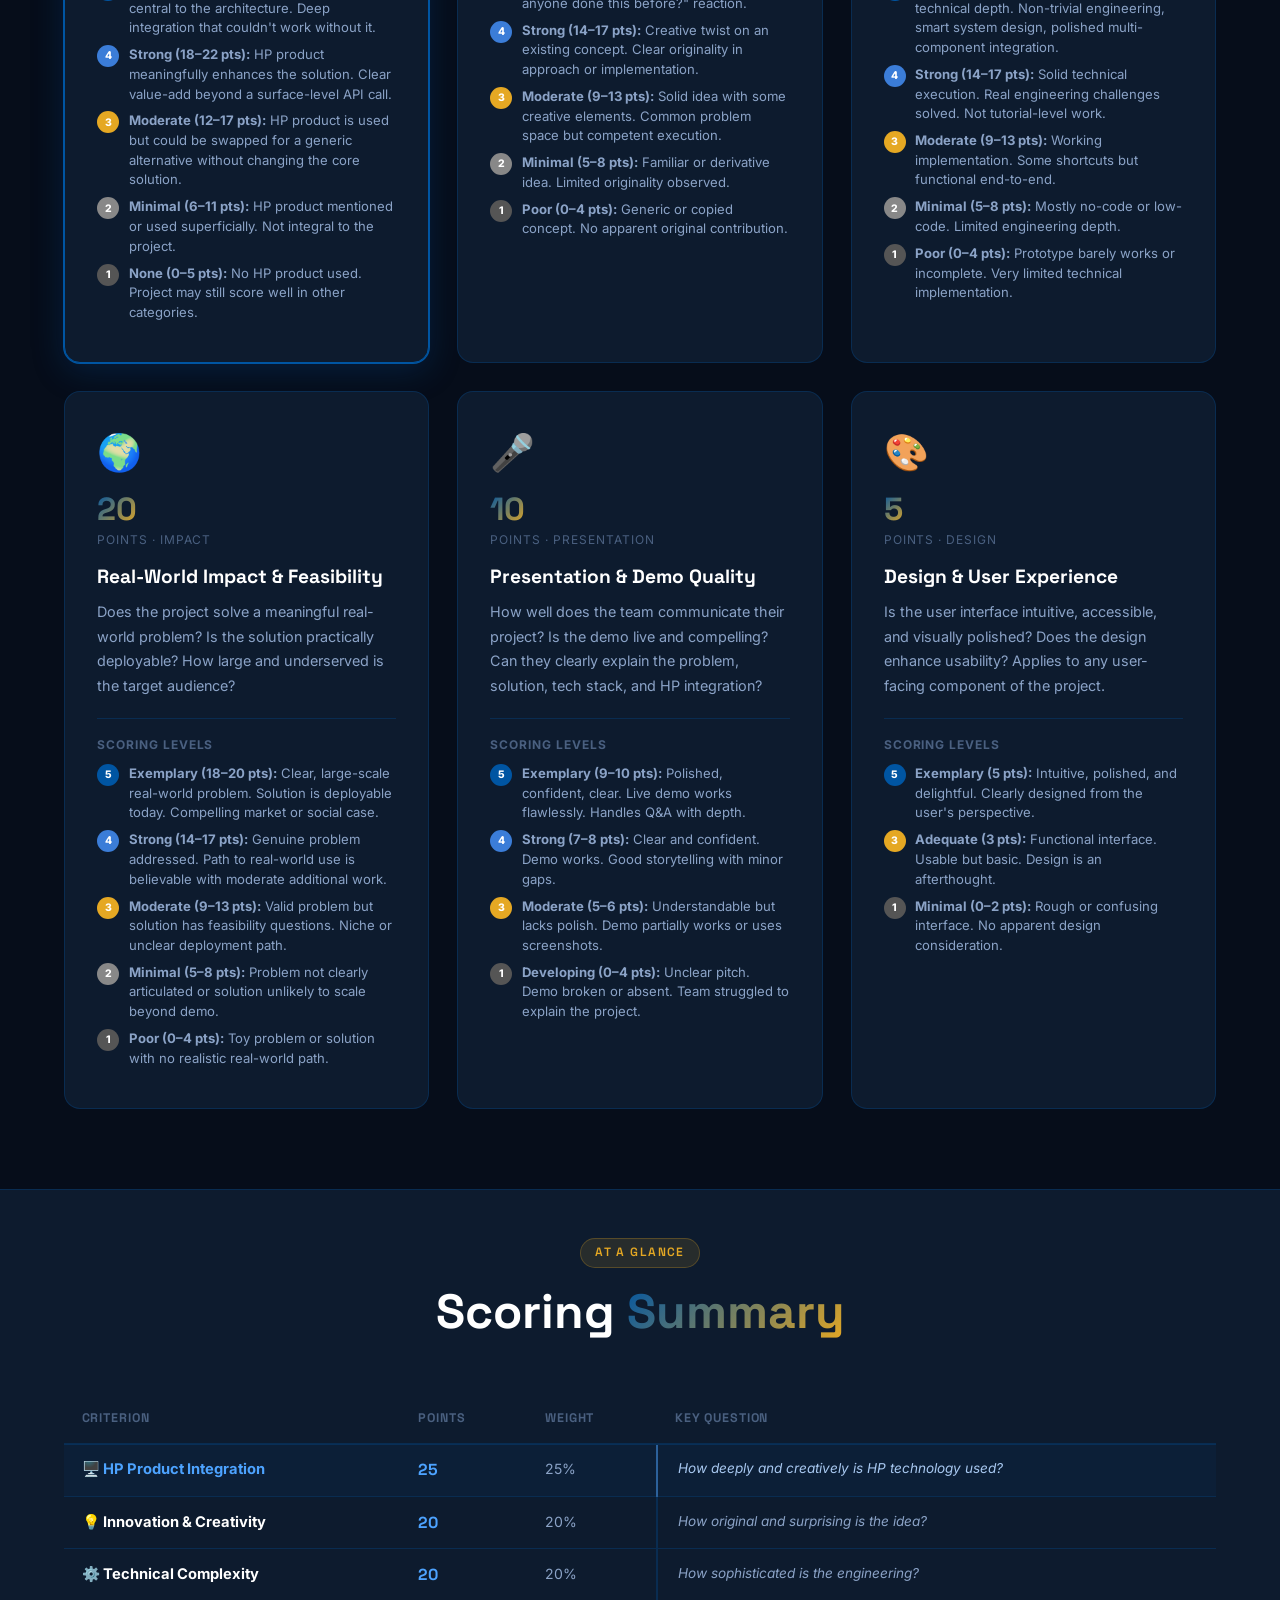
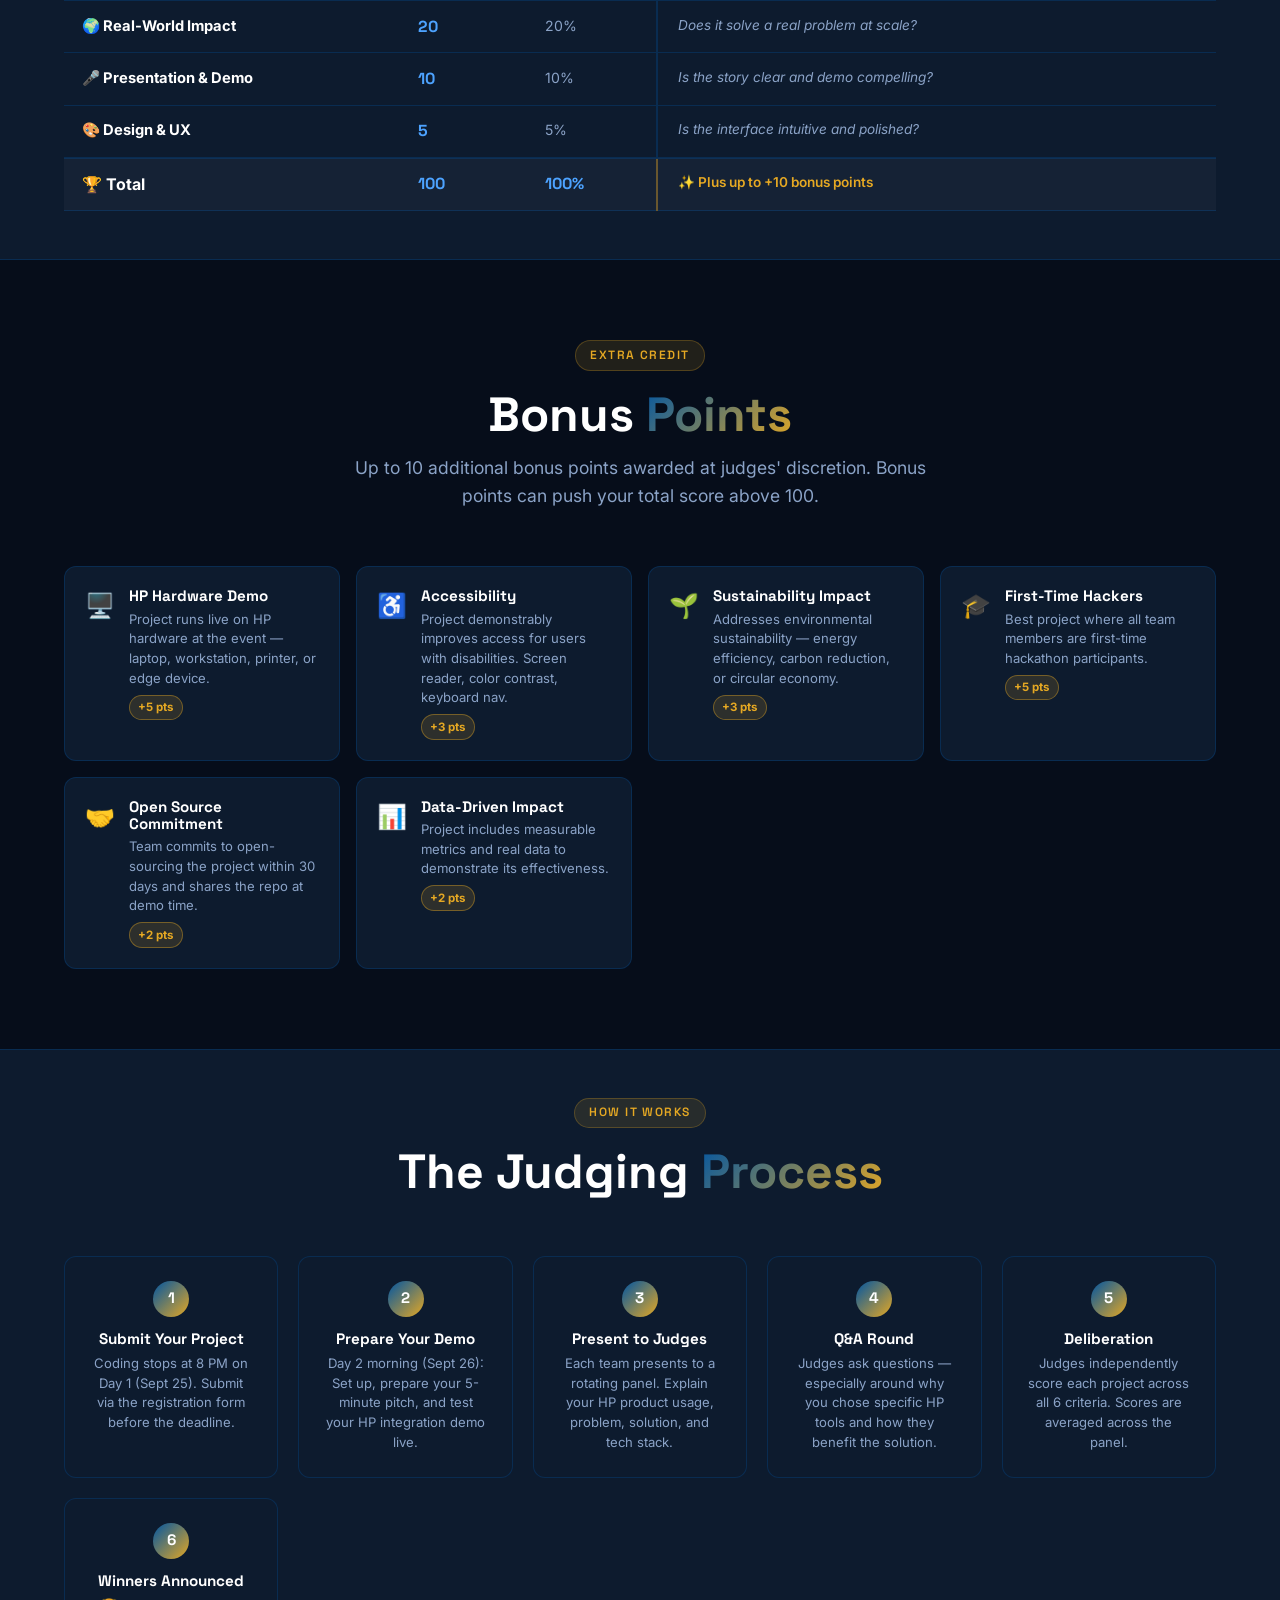
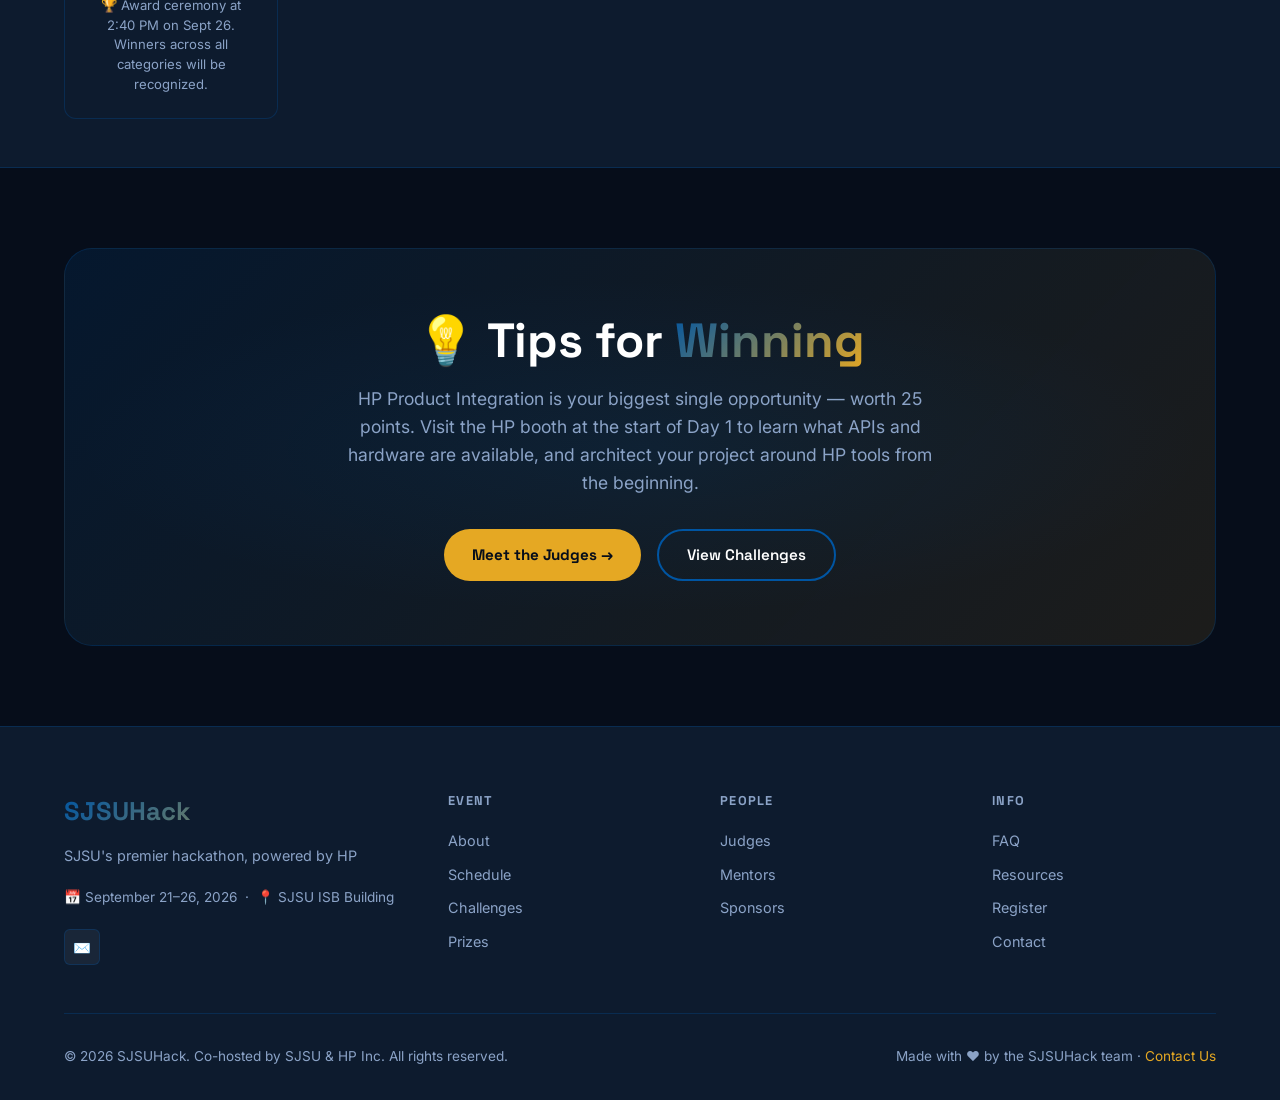
<file: public/judging-criteria.html>
<!DOCTYPE html>
<html lang="en">
<head>
  <meta charset="UTF-8">
  <meta name="viewport" content="width=device-width, initial-scale=1.0">
  <title>Judging Criteria — SJSUHack</title>
  <meta name="description" content="SJSUHack judging criteria — how projects are evaluated, scoring rubric, and HP product integration requirements.">
  <link rel="stylesheet" href="styles.css">
  <script src="config.js"></script>
  <style>
    .criteria-grid { display:grid; grid-template-columns:repeat(auto-fit,minmax(320px,1fr)); gap:1.75rem; margin-top:2.5rem; }
    .criteria-card { background:var(--clr-card); border:1px solid var(--clr-border); border-radius:16px; padding:2rem; position:relative; transition:transform .25s,box-shadow .25s; }
    .criteria-card:hover { transform:translateY(-4px); box-shadow:0 12px 40px rgba(0,0,0,.35); }
    .criteria-card.highlight { border-color:var(--clr-primary); box-shadow:0 0 0 1px var(--clr-primary),0 8px 32px rgba(0,85,162,.25); }
    .criteria-card.highlight::before { content:"⭐ HP Featured"; position:absolute; top:-14px; left:50%; transform:translateX(-50%); background:var(--grad-cta); color:#fff; font-size:.72rem; font-weight:700; letter-spacing:.06em; padding:.35rem 1rem; border-radius:20px; white-space:nowrap; }
    .criteria-icon { font-size:2.25rem; margin-bottom:.75rem; }
    .criteria-weight { display:inline-block; font-family:var(--font-heading); font-size:2rem; font-weight:800; background:var(--grad-cta); -webkit-background-clip:text; -webkit-text-fill-color:transparent; background-clip:text; line-height:1; }
    .criteria-weight-label { font-size:.75rem; color:var(--clr-text-dim); text-transform:uppercase; letter-spacing:.08em; margin-top:.15rem; }
    .criteria-title { font-family:var(--font-heading); font-size:1.2rem; font-weight:700; margin:.75rem 0 .5rem; color:var(--clr-text); }
    .criteria-desc { font-size:.9rem; line-height:1.7; color:var(--clr-text-muted); }
    .criteria-levels { margin-top:1.25rem; border-top:1px solid var(--clr-border); padding-top:1rem; }
    .criteria-levels-title { font-size:.75rem; font-weight:700; color:var(--clr-text-dim); text-transform:uppercase; letter-spacing:.08em; margin-bottom:.6rem; }
    .level-row { display:flex; align-items:flex-start; gap:.6rem; margin-bottom:.45rem; font-size:.82rem; line-height:1.5; }
    .level-badge { flex-shrink:0; width:22px; height:22px; border-radius:50%; display:flex; align-items:center; justify-content:center; font-size:.65rem; font-weight:800; color:#fff; }
    .level-5{background:#0055A2;} .level-4{background:#3B7DD8;} .level-3{background:#E5A823;} .level-2{background:#888;} .level-1{background:#555;}
    .level-text { color:var(--clr-text-muted); }
    .hp-banner { background:linear-gradient(135deg,rgba(0,85,162,.15) 0%,rgba(0,85,162,.05) 100%); border:1px solid rgba(0,85,162,.4); border-radius:16px; padding:2rem 2.5rem; display:flex; align-items:flex-start; gap:1.5rem; margin:3rem 0; }
    .hp-banner-icon { font-size:2.5rem; flex-shrink:0; }
    .hp-banner h3 { font-family:var(--font-heading); font-size:1.2rem; margin-bottom:.5rem; color:var(--clr-text); }
    .hp-products-grid { display:grid; grid-template-columns:repeat(auto-fit,minmax(200px,1fr)); gap:1rem; margin-top:1.25rem; }
    .hp-product-chip { background:rgba(0,85,162,.12); border:1px solid rgba(0,85,162,.3); border-radius:10px; padding:.75rem 1rem; font-size:.85rem; display:flex; align-items:center; gap:.5rem; }
    .hp-product-chip strong { color:var(--clr-text); font-weight:700; display:block; font-size:.82rem; }
    .hp-product-chip span { color:var(--clr-text-dim); font-size:.75rem; }
    .score-table-wrap { overflow-x:auto; margin-top:2rem; }
    .score-table { width:100%; border-collapse:collapse; font-size:.88rem; min-width:640px; }
    .score-table th { padding:.85rem 1.1rem; text-align:left; font-family:var(--font-heading); font-size:.78rem; text-transform:uppercase; letter-spacing:.07em; color:var(--clr-text-dim); border-bottom:2px solid var(--clr-border); white-space:nowrap; }
    .score-table td { padding:.85rem 1.1rem; border-bottom:1px solid var(--clr-border); color:var(--clr-text-muted); vertical-align:top; line-height:1.5; }
    .score-table tr:hover td { background:rgba(255,255,255,.02); }
    .score-table .criterion-name { font-weight:700; color:var(--clr-text); font-size:.92rem; }
    .score-table .weight-pct { font-family:var(--font-heading); font-weight:800; font-size:1rem; color:#4da3ff; }
    .score-table .key-q { font-size:.85rem; color:var(--clr-text-muted); font-style:italic; padding-left:1.25rem; border-left:2px solid rgba(0,85,162,.3); line-height:1.6; }
    .score-table .hp-row td { background:rgba(0,85,162,.07); }
    .score-table .hp-row .criterion-name { color:#4da3ff; }
    .score-table .hp-row .key-q { border-left-color:rgba(77,163,255,.5); color:#a8c8f0; }
    .score-table .total-row td { background:rgba(255,255,255,.03); border-top:2px solid var(--clr-border); }
    .score-table .total-row .criterion-name { font-size:1rem; color:var(--clr-text); }
    .score-table .total-row .weight-pct { font-size:1rem; color:#4da3ff; }
    .score-table .total-row .total-weight { font-family:var(--font-heading); font-weight:800; font-size:1rem; color:#4da3ff; }
    .score-table .total-row .key-q { border-left-color:rgba(229,168,35,.4); color:#E5A823; font-style:normal; font-weight:600; }
    .bonus-grid { display:grid; grid-template-columns:repeat(auto-fit,minmax(240px,1fr)); gap:1rem; margin-top:1.5rem; }
    .bonus-card { background:var(--clr-card); border:1px solid var(--clr-border); border-radius:12px; padding:1.25rem; display:flex; gap:.85rem; align-items:flex-start; }
    .bonus-emoji { font-size:1.5rem; flex-shrink:0; }
    .bonus-card h4 { font-family:var(--font-heading); font-size:.95rem; font-weight:700; margin-bottom:.3rem; color:var(--clr-text); }
    .bonus-card p { font-size:.82rem; color:var(--clr-text-muted); line-height:1.5; }
    .bonus-pts { display:inline-block; background:rgba(229,168,35,.15); border:1px solid rgba(229,168,35,.4); color:#E5A823; font-size:.72rem; font-weight:700; padding:.15rem .55rem; border-radius:20px; margin-top:.4rem; }
    .process-steps { display:grid; grid-template-columns:repeat(auto-fit,minmax(200px,1fr)); gap:1.25rem; margin-top:2rem; counter-reset:steps; }
    .process-step { background:var(--clr-card); border:1px solid var(--clr-border); border-radius:12px; padding:1.5rem; text-align:center; counter-increment:steps; position:relative; }
    .process-step::before { content:counter(steps); display:flex; align-items:center; justify-content:center; width:2.25rem; height:2.25rem; border-radius:50%; background:var(--grad-cta); color:#fff; font-family:var(--font-heading); font-weight:800; font-size:.95rem; margin:0 auto .85rem; }
    .process-step h4 { font-family:var(--font-heading); font-size:.95rem; font-weight:700; margin-bottom:.4rem; color:var(--clr-text); }
    .process-step p { font-size:.82rem; color:var(--clr-text-muted); line-height:1.5; }

    @media (max-width: 600px) {
      .hp-banner { flex-direction:column; gap:1rem; padding:1.25rem; }
      .criteria-grid { grid-template-columns:1fr; }
      .bonus-grid { grid-template-columns:1fr; }
      .process-steps { grid-template-columns:1fr 1fr; }
      .score-table { min-width:480px; font-size:.78rem; }
      .score-table th, .score-table td { padding:.65rem .75rem; }
      .score-table .key-q { padding-left:.75rem; }
    }
    @media (max-width: 480px) {
      .criteria-card { padding:1.25rem; }
      .process-steps { grid-template-columns:1fr; }
      .score-table { min-width:420px; font-size:.74rem; }
      .hp-products-grid { grid-template-columns:1fr; }
    }
  </style>
</head>
<body>
<div id="nav-placeholder"></div>

<section class="page-hero">
  <div class="page-hero-bg"></div>
  <div class="page-hero-grid"></div>
  <div class="container page-hero-content">
    <span class="section-tag">Evaluation Rubric</span>
    <h1>Judging <span class="gradient-text">Criteria</span></h1>
    <p>How your project is evaluated at SJSUHack. HP product integration is a core criterion — projects that meaningfully leverage HP technology will earn a significant scoring advantage.</p>
  </div>
</section>

<!-- HP Products Banner -->
<section class="section-sm">
  <div class="container">
    <div class="hp-banner">
      <div class="hp-banner-icon">🖥️</div>
      <div>
        <h3>HP Products Available to Use at SJSUHack</h3>
        <p style="font-size:.9rem;color:var(--clr-text-muted);line-height:1.7">
          HP is co-hosting SJSUHack and provides direct access to HP developer tools at the event.
          Projects that integrate HP technology score higher on the <strong style="color:var(--clr-text)">HP Product Integration</strong> criterion — worth 25% of the total score.
        </p>
        <div class="hp-products-grid">
          <div class="hp-product-chip"><span style="font-size:1.25rem">🤖</span><div><strong>HP AI Studio</strong><span>Enterprise AI development platform</span></div></div>
          <div class="hp-product-chip"><span style="font-size:1.25rem">💻</span><div><strong>HP Developer APIs</strong><span>HP hardware &amp; software APIs</span></div></div>
          <div class="hp-product-chip"><span style="font-size:1.25rem">🖨️</span><div><strong>HP Hardware</strong><span>Devices provided on-site for demos</span></div></div>
          <div class="hp-product-chip"><span style="font-size:1.25rem">☁️</span><div><strong>HP Cloud Services</strong><span>Credits &amp; sandbox access at event</span></div></div>
        </div>
      </div>
    </div>
  </div>
</section>

<!-- Criteria Cards -->
<section class="section" id="criteria">
  <div class="container">
    <div class="section-header">
      <span class="section-tag">Scoring Rubric</span>
      <h2>Judging <span class="gradient-text">Categories</span></h2>
      <p>Each project is scored across 6 criteria totaling <strong>100 points</strong>. HP Product Integration carries the highest single weight.</p>
    </div>
    <div class="criteria-grid">

      <!-- 1. HP Integration 25% -->
      <div class="criteria-card highlight fade-in">
        <div class="criteria-icon">🖥️</div>
        <div class="criteria-weight">25</div>
        <div class="criteria-weight-label">points · HP Integration</div>
        <div class="criteria-title">HP Product Integration</div>
        <div class="criteria-desc">Does the project meaningfully use HP technology — such as HP AI Studio, HP hardware, HP Developer APIs, or HP Cloud Services? Integration should be core to the solution, not superficial.</div>
        <div class="criteria-levels">
          <div class="criteria-levels-title">Scoring Levels</div>
          <div class="level-row"><div class="level-badge level-5">5</div><div class="level-text"><strong>Exemplary (23–25 pts):</strong> HP product is central to the architecture. Deep integration that couldn't work without it.</div></div>
          <div class="level-row"><div class="level-badge level-4">4</div><div class="level-text"><strong>Strong (18–22 pts):</strong> HP product meaningfully enhances the solution. Clear value-add beyond a surface-level API call.</div></div>
          <div class="level-row"><div class="level-badge level-3">3</div><div class="level-text"><strong>Moderate (12–17 pts):</strong> HP product is used but could be swapped for a generic alternative without changing the core solution.</div></div>
          <div class="level-row"><div class="level-badge level-2">2</div><div class="level-text"><strong>Minimal (6–11 pts):</strong> HP product mentioned or used superficially. Not integral to the project.</div></div>
          <div class="level-row"><div class="level-badge level-1">1</div><div class="level-text"><strong>None (0–5 pts):</strong> No HP product used. Project may still score well in other categories.</div></div>
        </div>
      </div>

      <!-- 2. Innovation 20% -->
      <div class="criteria-card fade-in">
        <div class="criteria-icon">💡</div>
        <div class="criteria-weight">20</div>
        <div class="criteria-weight-label">points · Innovation</div>
        <div class="criteria-title">Innovation &amp; Creativity</div>
        <div class="criteria-desc">How original and creative is the idea? Does it approach a problem in a new way, combine technologies unexpectedly, or solve something previously unsolved?</div>
        <div class="criteria-levels">
          <div class="criteria-levels-title">Scoring Levels</div>
          <div class="level-row"><div class="level-badge level-5">5</div><div class="level-text"><strong>Exemplary (18–20 pts):</strong> Highly novel idea. Judges are surprised. Strong "why hasn't anyone done this before?" reaction.</div></div>
          <div class="level-row"><div class="level-badge level-4">4</div><div class="level-text"><strong>Strong (14–17 pts):</strong> Creative twist on an existing concept. Clear originality in approach or implementation.</div></div>
          <div class="level-row"><div class="level-badge level-3">3</div><div class="level-text"><strong>Moderate (9–13 pts):</strong> Solid idea with some creative elements. Common problem space but competent execution.</div></div>
          <div class="level-row"><div class="level-badge level-2">2</div><div class="level-text"><strong>Minimal (5–8 pts):</strong> Familiar or derivative idea. Limited originality observed.</div></div>
          <div class="level-row"><div class="level-badge level-1">1</div><div class="level-text"><strong>Poor (0–4 pts):</strong> Generic or copied concept. No apparent original contribution.</div></div>
        </div>
      </div>

      <!-- 3. Technical 20% -->
      <div class="criteria-card fade-in">
        <div class="criteria-icon">⚙️</div>
        <div class="criteria-weight">20</div>
        <div class="criteria-weight-label">points · Technical</div>
        <div class="criteria-title">Technical Complexity</div>
        <div class="criteria-desc">How technically sophisticated is the implementation? Does it demonstrate strong engineering, thoughtful architecture, and effective use of AI/ML, APIs, or hardware within the hackathon timeframe?</div>
        <div class="criteria-levels">
          <div class="criteria-levels-title">Scoring Levels</div>
          <div class="level-row"><div class="level-badge level-5">5</div><div class="level-text"><strong>Exemplary (18–20 pts):</strong> Impressive technical depth. Non-trivial engineering, smart system design, polished multi-component integration.</div></div>
          <div class="level-row"><div class="level-badge level-4">4</div><div class="level-text"><strong>Strong (14–17 pts):</strong> Solid technical execution. Real engineering challenges solved. Not tutorial-level work.</div></div>
          <div class="level-row"><div class="level-badge level-3">3</div><div class="level-text"><strong>Moderate (9–13 pts):</strong> Working implementation. Some shortcuts but functional end-to-end.</div></div>
          <div class="level-row"><div class="level-badge level-2">2</div><div class="level-text"><strong>Minimal (5–8 pts):</strong> Mostly no-code or low-code. Limited engineering depth.</div></div>
          <div class="level-row"><div class="level-badge level-1">1</div><div class="level-text"><strong>Poor (0–4 pts):</strong> Prototype barely works or incomplete. Very limited technical implementation.</div></div>
        </div>
      </div>

      <!-- 4. Impact 20% -->
      <div class="criteria-card fade-in">
        <div class="criteria-icon">🌍</div>
        <div class="criteria-weight">20</div>
        <div class="criteria-weight-label">points · Impact</div>
        <div class="criteria-title">Real-World Impact &amp; Feasibility</div>
        <div class="criteria-desc">Does the project solve a meaningful real-world problem? Is the solution practically deployable? How large and underserved is the target audience?</div>
        <div class="criteria-levels">
          <div class="criteria-levels-title">Scoring Levels</div>
          <div class="level-row"><div class="level-badge level-5">5</div><div class="level-text"><strong>Exemplary (18–20 pts):</strong> Clear, large-scale real-world problem. Solution is deployable today. Compelling market or social case.</div></div>
          <div class="level-row"><div class="level-badge level-4">4</div><div class="level-text"><strong>Strong (14–17 pts):</strong> Genuine problem addressed. Path to real-world use is believable with moderate additional work.</div></div>
          <div class="level-row"><div class="level-badge level-3">3</div><div class="level-text"><strong>Moderate (9–13 pts):</strong> Valid problem but solution has feasibility questions. Niche or unclear deployment path.</div></div>
          <div class="level-row"><div class="level-badge level-2">2</div><div class="level-text"><strong>Minimal (5–8 pts):</strong> Problem not clearly articulated or solution unlikely to scale beyond demo.</div></div>
          <div class="level-row"><div class="level-badge level-1">1</div><div class="level-text"><strong>Poor (0–4 pts):</strong> Toy problem or solution with no realistic real-world path.</div></div>
        </div>
      </div>

      <!-- 5. Presentation 10% -->
      <div class="criteria-card fade-in">
        <div class="criteria-icon">🎤</div>
        <div class="criteria-weight">10</div>
        <div class="criteria-weight-label">points · Presentation</div>
        <div class="criteria-title">Presentation &amp; Demo Quality</div>
        <div class="criteria-desc">How well does the team communicate their project? Is the demo live and compelling? Can they clearly explain the problem, solution, tech stack, and HP integration?</div>
        <div class="criteria-levels">
          <div class="criteria-levels-title">Scoring Levels</div>
          <div class="level-row"><div class="level-badge level-5">5</div><div class="level-text"><strong>Exemplary (9–10 pts):</strong> Polished, confident, clear. Live demo works flawlessly. Handles Q&amp;A with depth.</div></div>
          <div class="level-row"><div class="level-badge level-4">4</div><div class="level-text"><strong>Strong (7–8 pts):</strong> Clear and confident. Demo works. Good storytelling with minor gaps.</div></div>
          <div class="level-row"><div class="level-badge level-3">3</div><div class="level-text"><strong>Moderate (5–6 pts):</strong> Understandable but lacks polish. Demo partially works or uses screenshots.</div></div>
          <div class="level-row"><div class="level-badge level-1">1</div><div class="level-text"><strong>Developing (0–4 pts):</strong> Unclear pitch. Demo broken or absent. Team struggled to explain the project.</div></div>
        </div>
      </div>

      <!-- 6. Design 5% -->
      <div class="criteria-card fade-in">
        <div class="criteria-icon">🎨</div>
        <div class="criteria-weight">5</div>
        <div class="criteria-weight-label">points · Design</div>
        <div class="criteria-title">Design &amp; User Experience</div>
        <div class="criteria-desc">Is the user interface intuitive, accessible, and visually polished? Does the design enhance usability? Applies to any user-facing component of the project.</div>
        <div class="criteria-levels">
          <div class="criteria-levels-title">Scoring Levels</div>
          <div class="level-row"><div class="level-badge level-5">5</div><div class="level-text"><strong>Exemplary (5 pts):</strong> Intuitive, polished, and delightful. Clearly designed from the user's perspective.</div></div>
          <div class="level-row"><div class="level-badge level-3">3</div><div class="level-text"><strong>Adequate (3 pts):</strong> Functional interface. Usable but basic. Design is an afterthought.</div></div>
          <div class="level-row"><div class="level-badge level-1">1</div><div class="level-text"><strong>Minimal (0–2 pts):</strong> Rough or confusing interface. No apparent design consideration.</div></div>
        </div>
      </div>

    </div>
  </div>
</section>

<!-- Scoring Summary Table -->
<section class="section-sm" style="background:var(--clr-card);border-top:1px solid var(--clr-border);border-bottom:1px solid var(--clr-border)">
  <div class="container">
    <div class="section-header">
      <span class="section-tag">At a Glance</span>
      <h2>Scoring <span class="gradient-text">Summary</span></h2>
    </div>
    <div class="score-table-wrap">
      <table class="score-table">
        <thead>
          <tr><th>Criterion</th><th>Points</th><th>Weight</th><th>Key Question</th></tr>
        </thead>
        <tbody>
          <tr class="hp-row"><td class="criterion-name">🖥️ HP Product Integration</td><td class="weight-pct">25</td><td>25%</td><td class="key-q">How deeply and creatively is HP technology used?</td></tr>
          <tr><td class="criterion-name">💡 Innovation &amp; Creativity</td><td class="weight-pct">20</td><td>20%</td><td class="key-q">How original and surprising is the idea?</td></tr>
          <tr><td class="criterion-name">⚙️ Technical Complexity</td><td class="weight-pct">20</td><td>20%</td><td class="key-q">How sophisticated is the engineering?</td></tr>
          <tr><td class="criterion-name">🌍 Real-World Impact</td><td class="weight-pct">20</td><td>20%</td><td class="key-q">Does it solve a real problem at scale?</td></tr>
          <tr><td class="criterion-name">🎤 Presentation &amp; Demo</td><td class="weight-pct">10</td><td>10%</td><td class="key-q">Is the story clear and demo compelling?</td></tr>
          <tr><td class="criterion-name">🎨 Design &amp; UX</td><td class="weight-pct">5</td><td>5%</td><td class="key-q">Is the interface intuitive and polished?</td></tr>
          <tr class="total-row">
            <td class="criterion-name">🏆 Total</td>
            <td class="weight-pct">100</td>
            <td class="total-weight">100%</td>
            <td class="key-q">✨ Plus up to +10 bonus points</td>
          </tr>
        </tbody>
      </table>
    </div>
  </div>
</section>

<!-- Bonus Points -->
<section class="section">
  <div class="container">
    <div class="section-header">
      <span class="section-tag">Extra Credit</span>
      <h2>Bonus <span class="gradient-text">Points</span></h2>
      <p>Up to 10 additional bonus points awarded at judges' discretion. Bonus points can push your total score above 100.</p>
    </div>
    <div class="bonus-grid">
      <div class="bonus-card fade-in"><div class="bonus-emoji">🖥️</div><div><h4>HP Hardware Demo</h4><p>Project runs live on HP hardware at the event — laptop, workstation, printer, or edge device.</p><span class="bonus-pts">+5 pts</span></div></div>
      <div class="bonus-card fade-in"><div class="bonus-emoji">♿</div><div><h4>Accessibility</h4><p>Project demonstrably improves access for users with disabilities. Screen reader, color contrast, keyboard nav.</p><span class="bonus-pts">+3 pts</span></div></div>
      <div class="bonus-card fade-in"><div class="bonus-emoji">🌱</div><div><h4>Sustainability Impact</h4><p>Addresses environmental sustainability — energy efficiency, carbon reduction, or circular economy.</p><span class="bonus-pts">+3 pts</span></div></div>
      <div class="bonus-card fade-in"><div class="bonus-emoji">🎓</div><div><h4>First-Time Hackers</h4><p>Best project where all team members are first-time hackathon participants.</p><span class="bonus-pts">+5 pts</span></div></div>
      <div class="bonus-card fade-in"><div class="bonus-emoji">🤝</div><div><h4>Open Source Commitment</h4><p>Team commits to open-sourcing the project within 30 days and shares the repo at demo time.</p><span class="bonus-pts">+2 pts</span></div></div>
      <div class="bonus-card fade-in"><div class="bonus-emoji">📊</div><div><h4>Data-Driven Impact</h4><p>Project includes measurable metrics and real data to demonstrate its effectiveness.</p><span class="bonus-pts">+2 pts</span></div></div>
    </div>
  </div>
</section>

<!-- Judging Process -->
<section class="section-sm" style="background:var(--clr-card);border-top:1px solid var(--clr-border);border-bottom:1px solid var(--clr-border)">
  <div class="container">
    <div class="section-header">
      <span class="section-tag">How It Works</span>
      <h2>The Judging <span class="gradient-text">Process</span></h2>
    </div>
    <div class="process-steps">
      <div class="process-step fade-in"><h4>Submit Your Project</h4><p>Coding stops at 8 PM on Day 1 (Sept 25). Submit via the registration form before the deadline.</p></div>
      <div class="process-step fade-in"><h4>Prepare Your Demo</h4><p>Day 2 morning (Sept 26): Set up, prepare your 5-minute pitch, and test your HP integration demo live.</p></div>
      <div class="process-step fade-in"><h4>Present to Judges</h4><p>Each team presents to a rotating panel. Explain your HP product usage, problem, solution, and tech stack.</p></div>
      <div class="process-step fade-in"><h4>Q&amp;A Round</h4><p>Judges ask questions — especially around why you chose specific HP tools and how they benefit the solution.</p></div>
      <div class="process-step fade-in"><h4>Deliberation</h4><p>Judges independently score each project across all 6 criteria. Scores are averaged across the panel.</p></div>
      <div class="process-step fade-in"><h4>Winners Announced</h4><p>🏆 Award ceremony at 2:40 PM on Sept 26. Winners across all categories will be recognized.</p></div>
    </div>
  </div>
</section>

<!-- Tips CTA -->
<section class="section-sm">
  <div class="container">
    <div class="cta-section">
      <h2>💡 Tips for <span class="gradient-text">Winning</span></h2>
      <p style="max-width:600px;margin:0 auto 2rem">HP Product Integration is your biggest single opportunity — worth 25 points. Visit the HP booth at the start of Day 1 to learn what APIs and hardware are available, and architect your project around HP tools from the beginning.</p>
      <div class="cta-actions">
        <a href="judges.html" class="btn btn-gold">Meet the Judges &rarr;</a>
        <a href="challenges.html" class="btn btn-outline">View Challenges</a>
      </div>
    </div>
  </div>
</section>

<div id="footer-placeholder"></div>
<script src="main.js"></script>
<script>
  document.addEventListener('DOMContentLoaded', () => { initFadeIn(); });
</script>
</body>
</html>
</file>
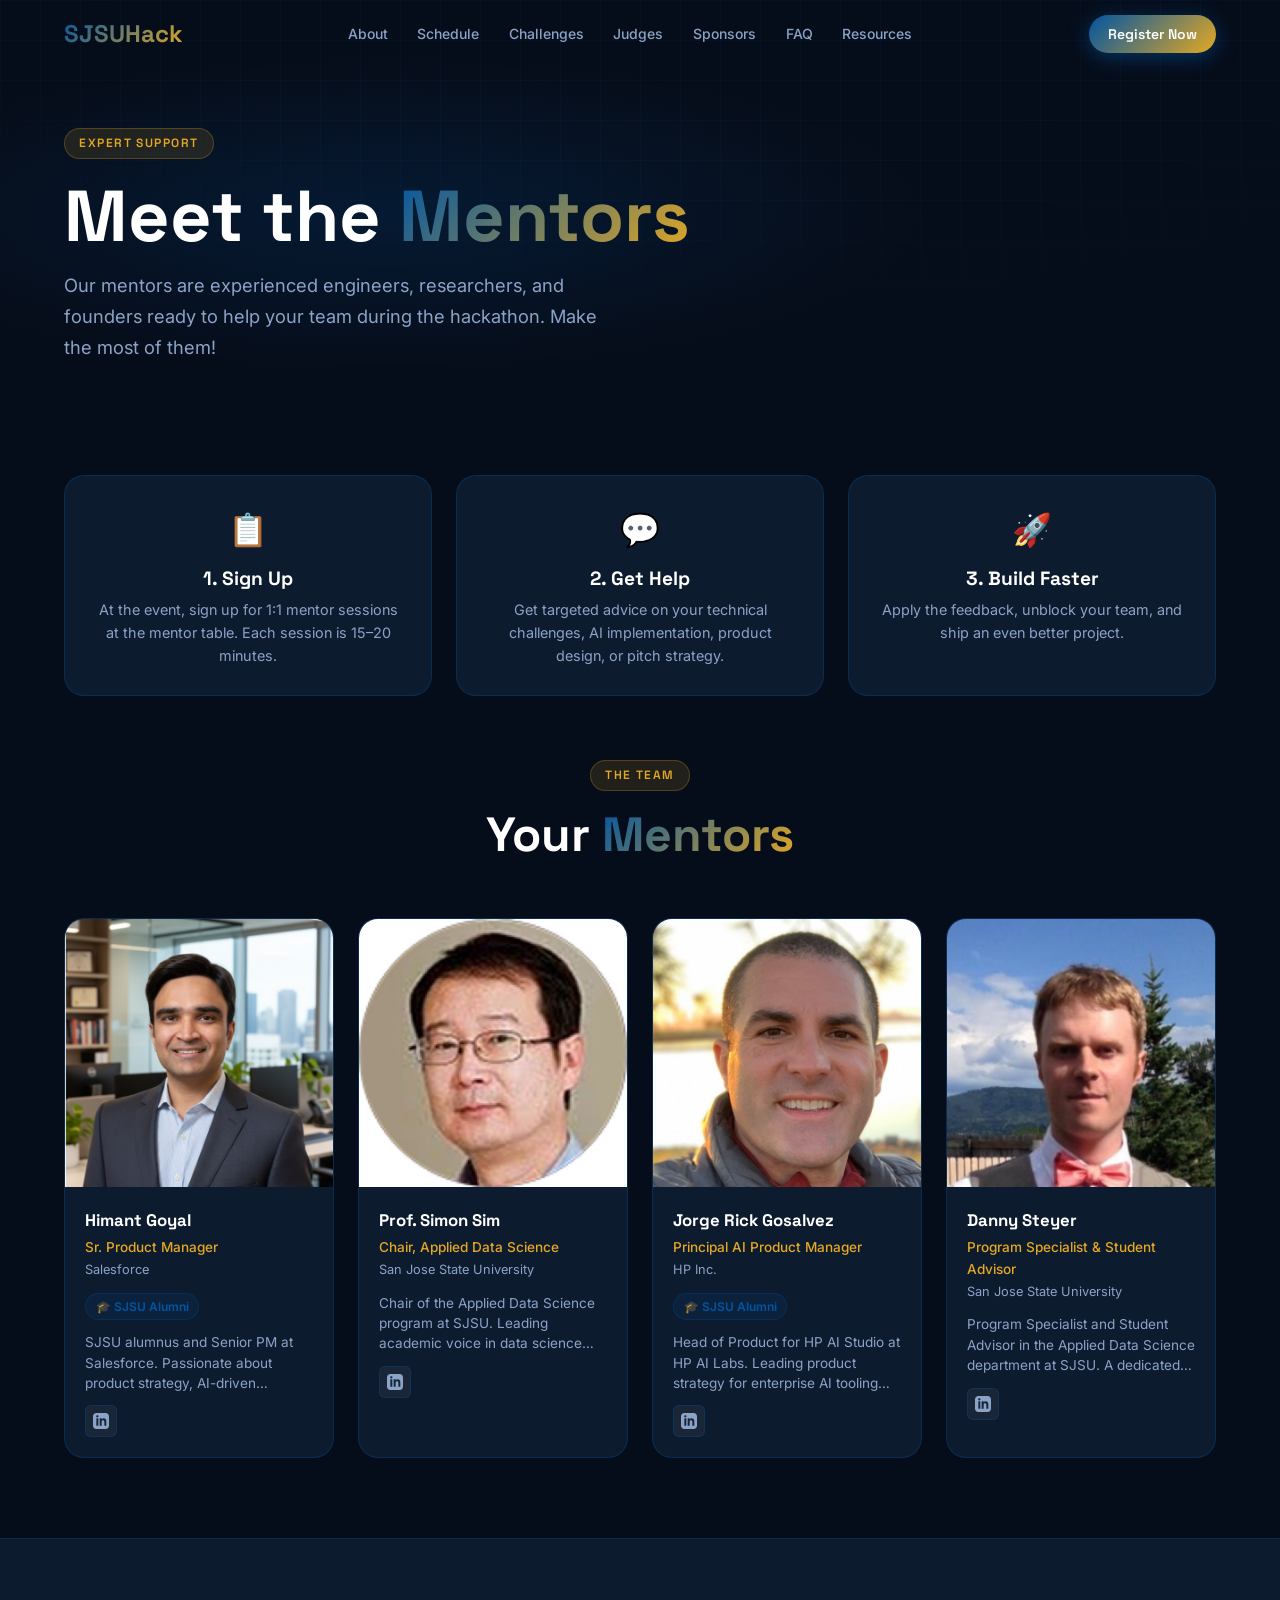
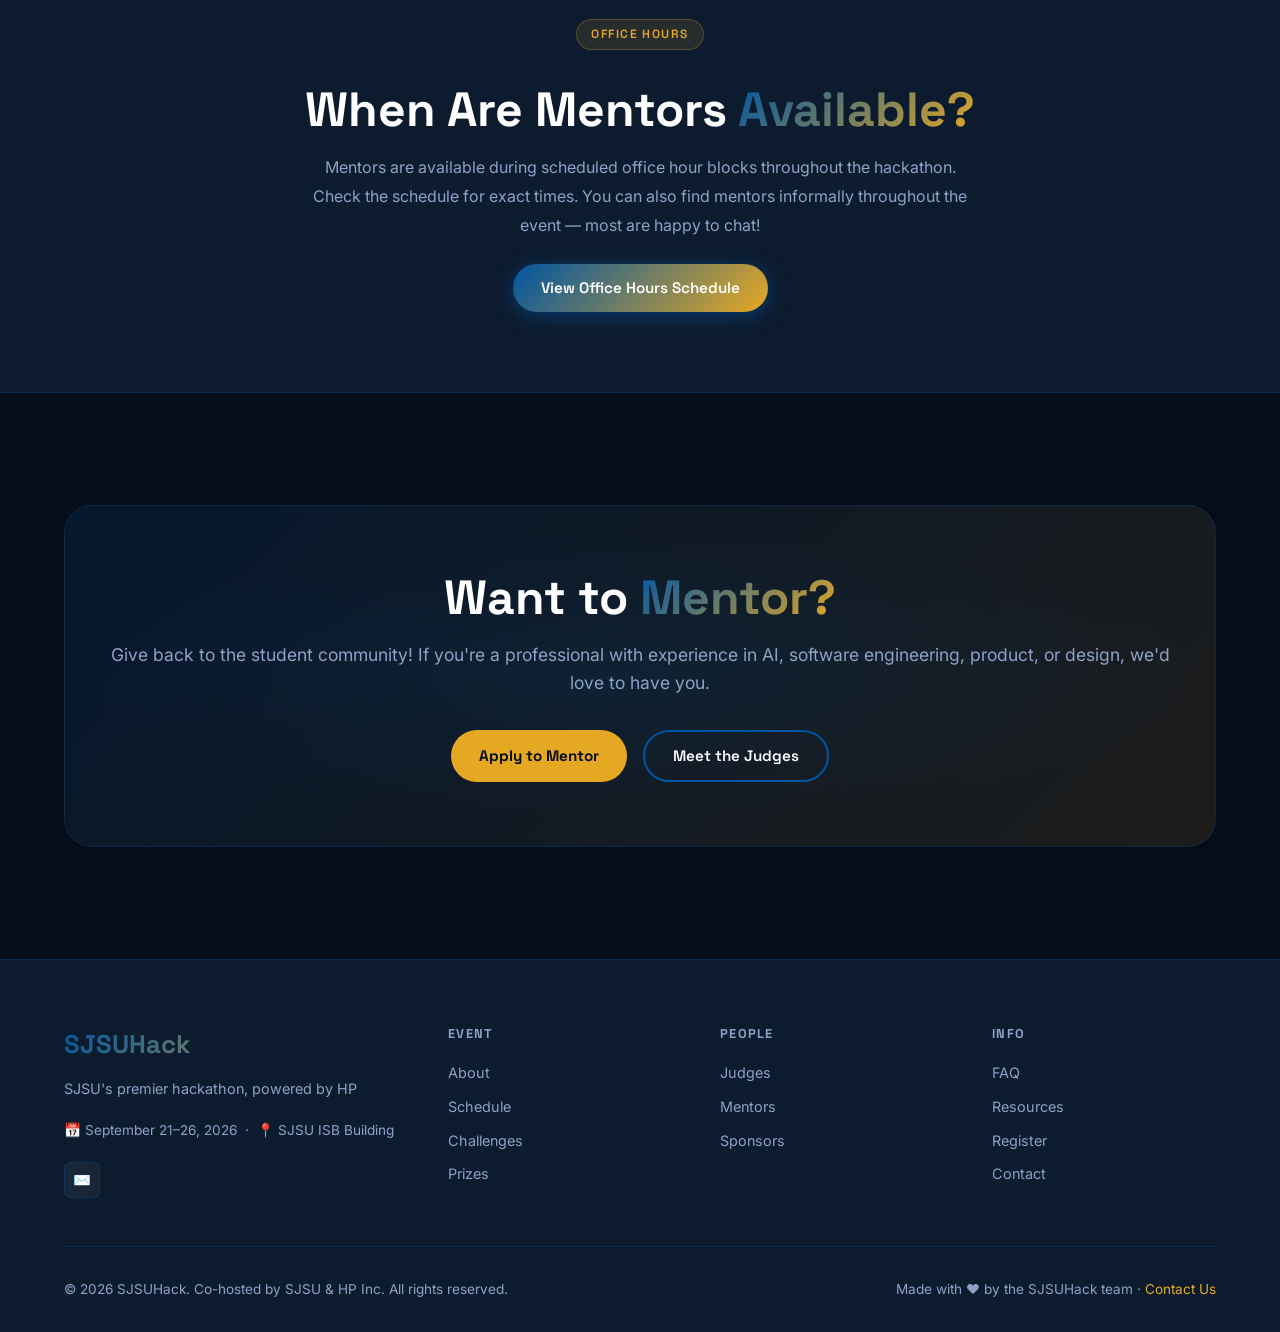
<file: public/mentors.html>
<!DOCTYPE html>
<html lang="en">
<head>
  <meta charset="UTF-8">
  <meta name="viewport" content="width=device-width, initial-scale=1.0">
  <title>Mentors — HackSJSU</title>
  <meta name="description" content="Meet the HackSJSU mentors — experienced engineers and researchers available to help your team during the hackathon.">
  <link rel="stylesheet" href="styles.css">
  <script src="config.js"></script>
</head>
<body>
<div id="nav-placeholder"></div>

<section class="page-hero">
  <div class="page-hero-bg"></div>
  <div class="page-hero-grid"></div>
  <div class="container page-hero-content">
    <span class="section-tag">Expert Support</span>
    <h1>Meet the <span class="gradient-text">Mentors</span></h1>
    <p>Our mentors are experienced engineers, researchers, and founders ready to help your team during the hackathon. Make the most of them!</p>
  </div>
</section>

<!-- How Mentoring Works -->
<section class="section-sm">
  <div class="container">
    <div class="grid-3">
      <div class="card text-center fade-in">
        <div style="font-size:2rem;margin-bottom:0.75rem">📋</div>
        <h4 style="font-family:var(--font-heading);margin-bottom:0.5rem">1. Sign Up</h4>
        <p style="font-size:0.9rem">At the event, sign up for 1:1 mentor sessions at the mentor table. Each session is 15–20 minutes.</p>
      </div>
      <div class="card text-center fade-in">
        <div style="font-size:2rem;margin-bottom:0.75rem">💬</div>
        <h4 style="font-family:var(--font-heading);margin-bottom:0.5rem">2. Get Help</h4>
        <p style="font-size:0.9rem">Get targeted advice on your technical challenges, AI implementation, product design, or pitch strategy.</p>
      </div>
      <div class="card text-center fade-in">
        <div style="font-size:2rem;margin-bottom:0.75rem">🚀</div>
        <h4 style="font-family:var(--font-heading);margin-bottom:0.5rem">3. Build Faster</h4>
        <p style="font-size:0.9rem">Apply the feedback, unblock your team, and ship an even better project.</p>
      </div>
    </div>
  </div>
</section>

<!-- Mentors Grid -->
<section class="section" style="padding-top:1rem">
  <div class="container">
    <div class="section-header">
      <span class="section-tag">The Team</span>
      <h2>Your <span class="gradient-text">Mentors</span></h2>
    </div>
    <div class="grid-3" id="mentors-grid"></div>
  </div>
</section>

<!-- Mentor Office Hours -->
<section class="section" style="background:var(--clr-card);border-top:1px solid var(--clr-border);border-bottom:1px solid var(--clr-border)">
  <div class="container">
    <div style="max-width:680px;margin:0 auto;text-align:center">
      <span class="section-tag">Office Hours</span>
      <h2 style="margin:1rem 0">When Are Mentors <span class="gradient-text">Available?</span></h2>
      <p style="line-height:1.8;margin-bottom:1.5rem">Mentors are available during scheduled office hour blocks throughout the hackathon. Check the schedule for exact times. You can also find mentors informally throughout the event — most are happy to chat!</p>
      <a href="schedule.html" class="btn btn-primary">View Office Hours Schedule</a>
    </div>
  </div>
</section>

<!-- Want to be a Mentor? -->
<section class="section">
  <div class="container">
    <div class="cta-section">
      <h2>Want to <span class="gradient-text">Mentor?</span></h2>
      <p>Give back to the student community! If you're a professional with experience in AI, software engineering, product, or design, we'd love to have you.</p>
      <div class="cta-actions">
        <a href="contact.html" class="btn btn-gold">Apply to Mentor</a>
        <a href="judges.html" class="btn btn-outline">Meet the Judges</a>
      </div>
    </div>
  </div>
</section>

<div id="footer-placeholder"></div>
<script src="main.js"></script>
<script>
  document.addEventListener('DOMContentLoaded', () => {
    renderMentors('mentors-grid');
    initFadeIn();
  });
</script>
</body>
</html>
</file>
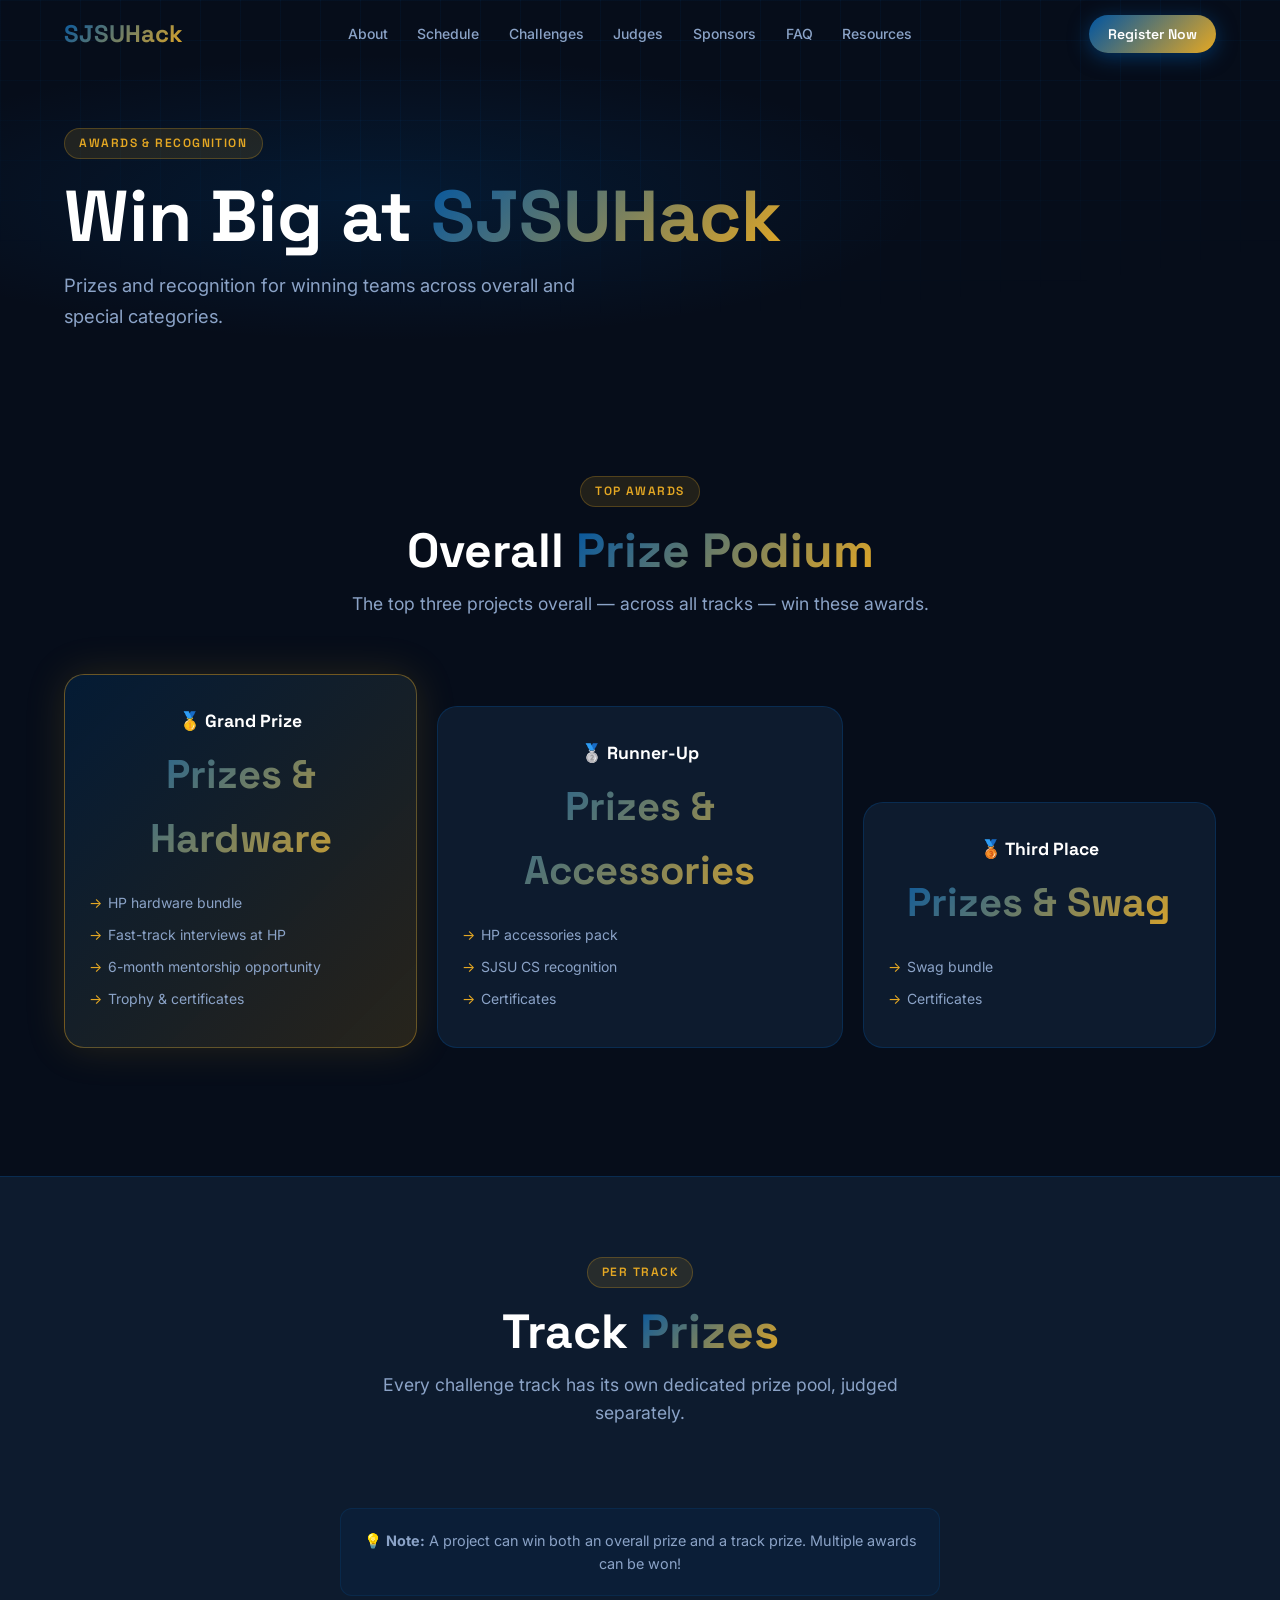
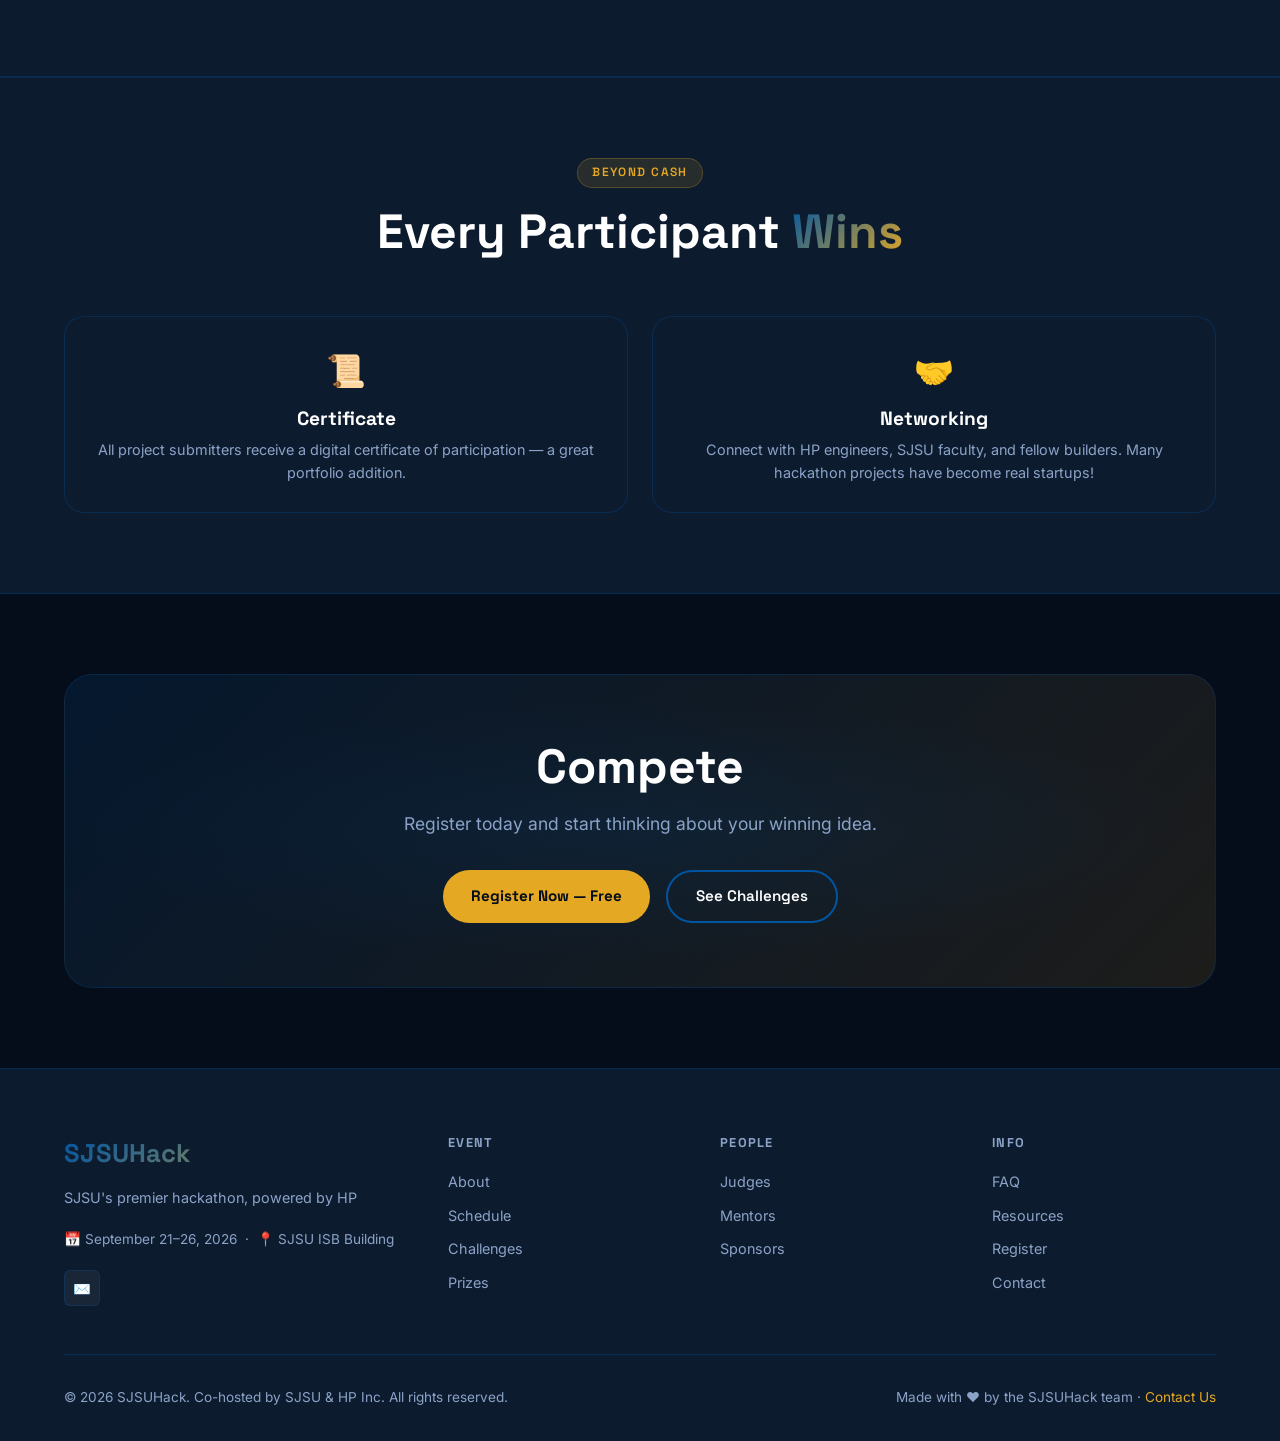
<file: public/prizes.html>
<!DOCTYPE html>
<html lang="en">

<head>
  <meta charset="UTF-8">
  <meta name="viewport" content="width=device-width, initial-scale=1.0">
  <title>Prizes — HackSJSU</title>
  <meta name="description"
    content="HackSJSU prizes, hardware, and career opportunities. See all overall and special awards.">
  <link rel="stylesheet" href="styles.css">
  <script src="config.js"></script>
</head>

<body>
  <div id="nav-placeholder"></div>

  <section class="page-hero">
    <div class="page-hero-bg"></div>
    <div class="page-hero-grid"></div>
    <div class="container page-hero-content">
      <span class="section-tag">Awards & Recognition</span>
      <h1>Win Big at <span class="gradient-text" id="ph-name"></span></h1>
      <p id="ph-prizes-total"></p>
    </div>
  </section>

  <!-- Overall Prizes Podium -->
  <section class="section">
    <div class="container">
      <div class="section-header">
        <span class="section-tag">Top Awards</span>
        <h2>Overall <span class="gradient-text">Prize Podium</span></h2>
        <p>The top three projects overall — across all tracks — win these awards.</p>
      </div>
      <div class="prizes-podium" id="prizes-overall"></div>
    </div>
  </section>

  <!-- Track Prizes -->
  <section class="section"
    style="background:var(--clr-card);border-top:1px solid var(--clr-border);border-bottom:1px solid var(--clr-border)">
    <div class="container">
      <div class="section-header">
        <span class="section-tag">Per Track</span>
        <h2>Track <span class="gradient-text">Prizes</span></h2>
        <p>Every challenge track has its own dedicated prize pool, judged separately.</p>
      </div>
      <div class="track-prizes-grid" id="prizes-tracks"></div>
      <div
        style="margin-top:1.5rem;padding:1.25rem;background:rgba(0,85,162,0.08);border:1px solid rgba(0,85,162,0.2);border-radius:12px;max-width:600px;margin-left:auto;margin-right:auto">
        <p style="text-align:center;font-size:0.9rem">💡 <strong>Note:</strong> A project can win both an overall prize
          and a track prize. Multiple awards can be won!</p>
      </div>
    </div>
  </section>

  <!-- Special Awards -->
  <!-- <section class="section">
  <div class="container">
    <div class="section-header">
      <span class="section-tag">Special Recognition</span>
      <h2>Special <span class="gradient-text">Awards</span></h2>
      <p>Additional awards celebrating outstanding achievement in specific areas.</p>
    </div>
    <div class="grid-2" id="prizes-special"></div>
  </div>
</section> -->

  <!-- What Else You Win -->
  <section class="section"
    style="background:var(--clr-card);border-top:1px solid var(--clr-border);border-bottom:1px solid var(--clr-border)">
    <div class="container">
      <div class="section-header">
        <span class="section-tag">Beyond Cash</span>
        <h2>Every Participant <span class="gradient-text">Wins</span></h2>
      </div>
      <div class="grid-2">
        <div class="card text-center fade-in">
          <div style="font-size:2rem;margin-bottom:0.75rem">📜</div>
          <h4 style="font-family:var(--font-heading);margin-bottom:0.5rem">Certificate</h4>
          <p style="font-size:0.9rem">All project submitters receive a digital certificate of participation — a great
            portfolio addition.</p>
        </div>
        <div class="card text-center fade-in">
          <div style="font-size:2rem;margin-bottom:0.75rem">🤝</div>
          <h4 style="font-family:var(--font-heading);margin-bottom:0.5rem">Networking</h4>
          <p style="font-size:0.9rem">Connect with HP engineers, SJSU faculty, and fellow builders. Many hackathon
            projects have become real startups!</p>
        </div>
      </div>
    </div>
  </section>

  <section class="section-sm">
    <div class="container">
      <div class="cta-section">
        <h2>Compete</h2>
        <p>Register today and start thinking about your winning idea.</p>
        <div class="cta-actions">
          <a href="register.html" class="btn btn-gold">Register Now — Free</a>
          <a href="challenges.html" class="btn btn-outline">See Challenges</a>
        </div>
      </div>
    </div>
  </section>

  <div id="footer-placeholder"></div>
  <script src="main.js"></script>
  <script>
    document.addEventListener('DOMContentLoaded', () => {
      document.getElementById('ph-name').textContent = CONFIG.event.name;
      document.getElementById('ph-prizes-total').textContent = 'Prizes and recognition for winning teams across overall and special categories.';
      renderPrizes();
      initFadeIn();
    });
  </script>
</body>

</html>
</file>
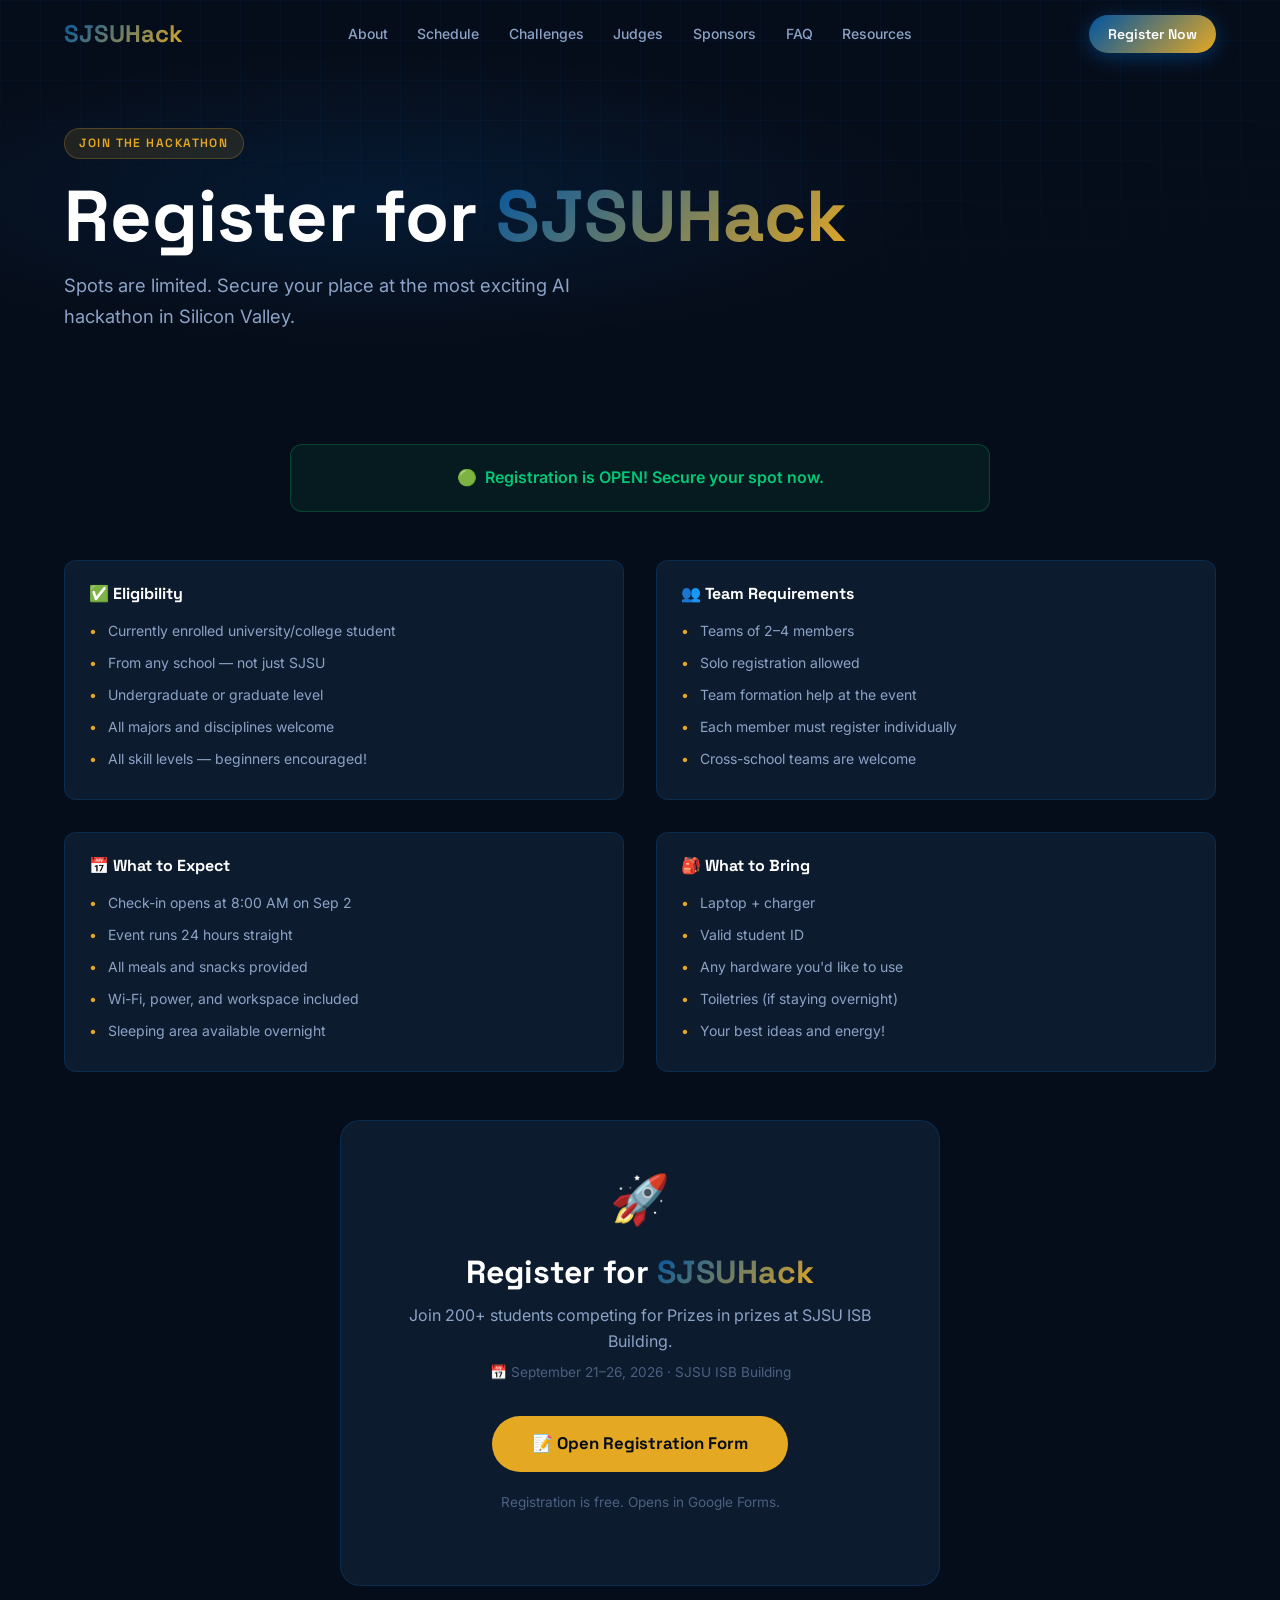
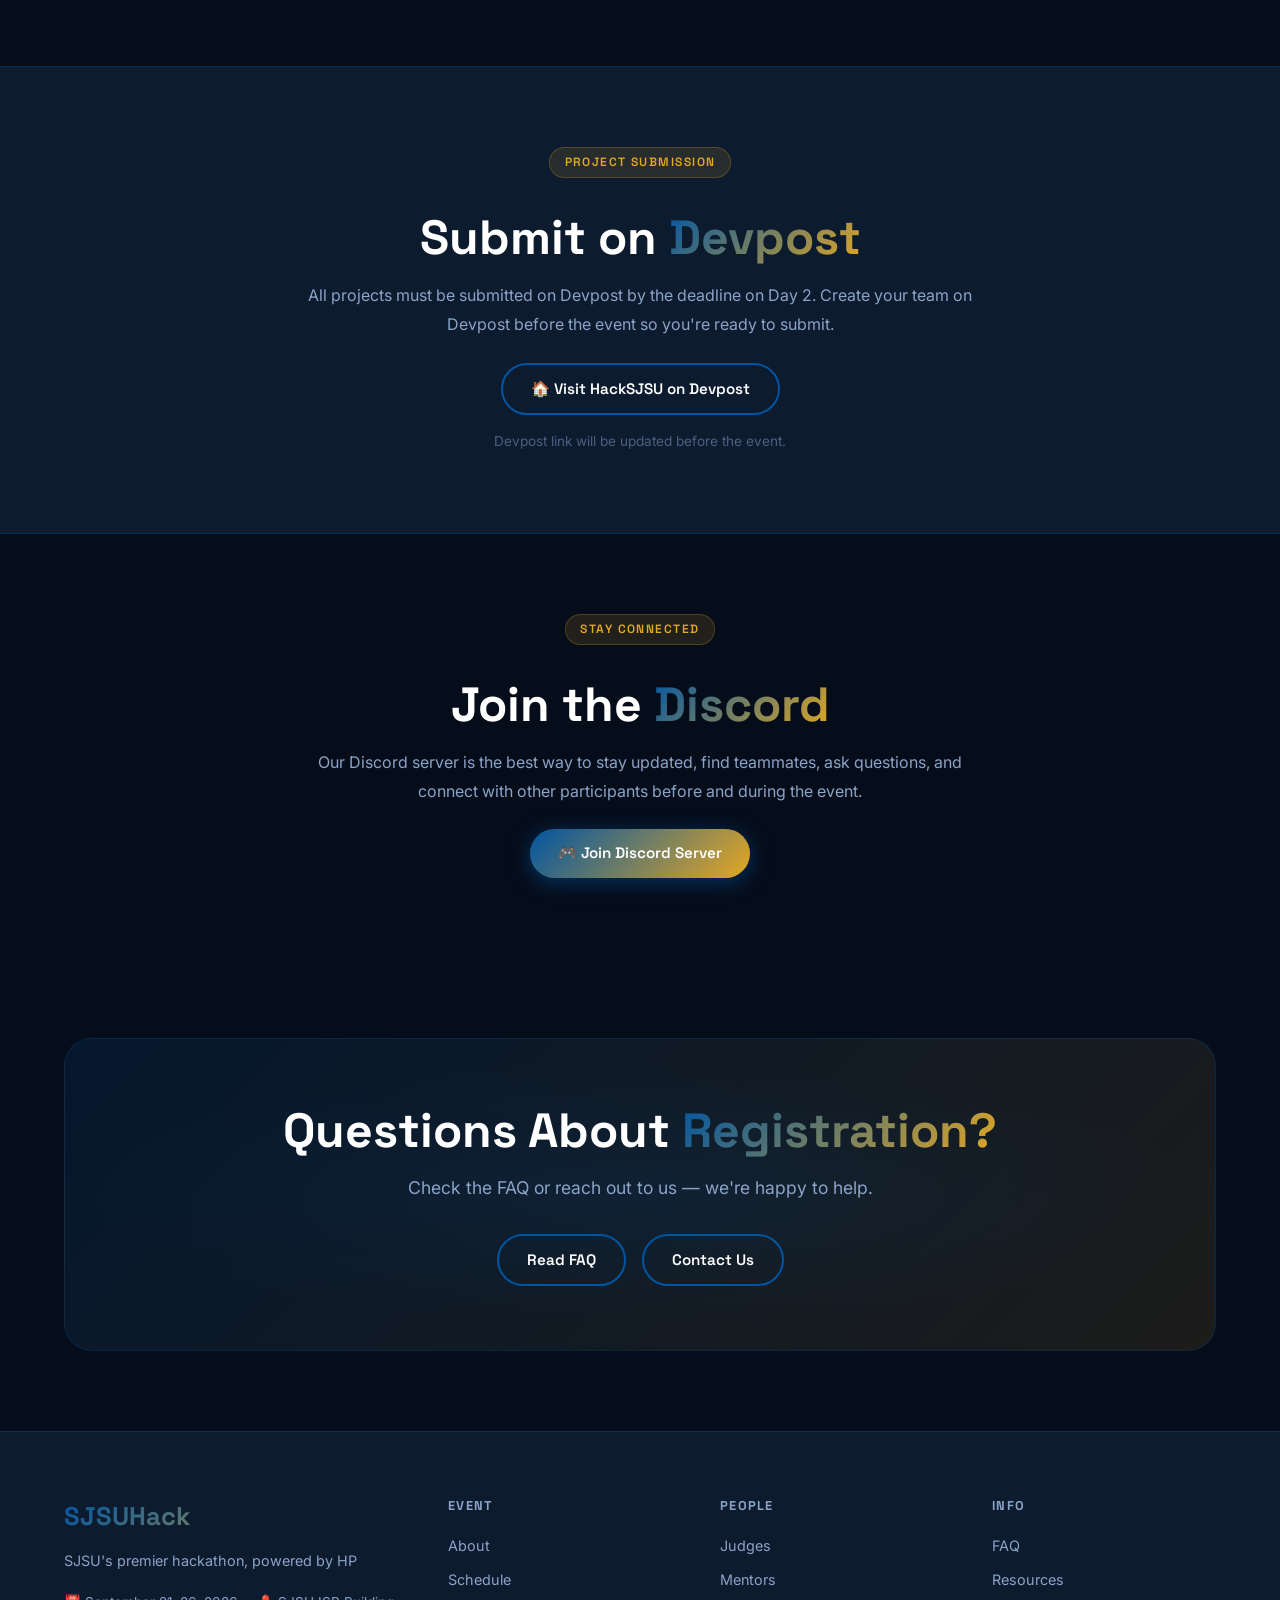
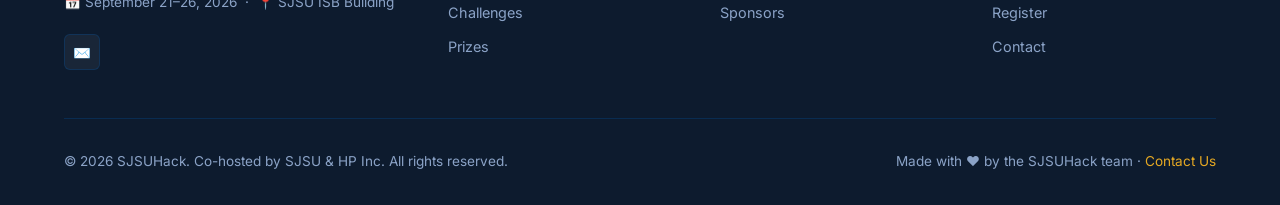
<file: public/register.html>
<!DOCTYPE html>
<html lang="en">
<head>
  <meta charset="UTF-8">
  <meta name="viewport" content="width=device-width, initial-scale=1.0">
  <title>Register — HackSJSU</title>
  <meta name="description" content="Register for HackSJSU — SJSU's premier 24-hour AI hackathon co-hosted with HP. Free to attend, open to all students.">
  <link rel="stylesheet" href="styles.css">
  <script src="config.js"></script>
</head>
<body>
<div id="nav-placeholder"></div>

<section class="page-hero">
  <div class="page-hero-bg"></div>
  <div class="page-hero-grid"></div>
  <div class="container page-hero-content">
    <span class="section-tag">Join the Hackathon</span>
    <h1>Register for <span class="gradient-text" id="ph-name"></span></h1>
    <p>Spots are limited. Secure your place at the most exciting AI hackathon in Silicon Valley.</p>
  </div>
</section>

<!-- Registration Status -->
<section class="section-sm">
  <div class="container">
    <div id="reg-status-banner" style="max-width:700px;margin:0 auto;padding:1.25rem 1.5rem;border-radius:12px;text-align:center;display:flex;align-items:center;justify-content:center;gap:0.75rem;font-weight:600"></div>
  </div>
</section>

<!-- Info cards -->
<section class="section" style="padding-top:0">
  <div class="container">
    <div class="register-info">
      <div class="register-info-card">
        <h4>✅ Eligibility</h4>
        <ul>
          <li>Currently enrolled university/college student</li>
          <li>From any school — not just SJSU</li>
          <li>Undergraduate or graduate level</li>
          <li>All majors and disciplines welcome</li>
          <li>All skill levels — beginners encouraged!</li>
        </ul>
      </div>
      <div class="register-info-card">
        <h4>👥 Team Requirements</h4>
        <ul>
          <li>Teams of 2–4 members</li>
          <li>Solo registration allowed</li>
          <li>Team formation help at the event</li>
          <li>Each member must register individually</li>
          <li>Cross-school teams are welcome</li>
        </ul>
      </div>
      <div class="register-info-card">
        <h4>📅 What to Expect</h4>
        <ul>
          <li>Check-in opens at 8:00 AM on Sep 2</li>
          <li>Event runs 24 hours straight</li>
          <li>All meals and snacks provided</li>
          <li>Wi-Fi, power, and workspace included</li>
          <li>Sleeping area available overnight</li>
        </ul>
      </div>
      <div class="register-info-card">
        <h4>🎒 What to Bring</h4>
        <ul>
          <li>Laptop + charger</li>
          <li>Valid student ID</li>
          <li>Any hardware you'd like to use</li>
          <li>Toiletries (if staying overnight)</li>
          <li>Your best ideas and energy!</li>
        </ul>
      </div>
    </div>

    <!-- Registration Form -->
    <div class="register-form-container">
      <div style="font-size:3rem;margin-bottom:1rem">🚀</div>
      <h3 id="form-heading">Register for <span class="gradient-text" id="form-name"></span></h3>
      <p style="margin-bottom:0.5rem" id="form-desc">Complete the registration form to secure your spot. You'll receive a confirmation email with event details.</p>
      <p style="font-size:0.85rem;color:var(--clr-text-dim);margin-bottom:2rem" id="form-date"></p>
      <a id="reg-btn" class="btn btn-gold" style="font-size:1.05rem;padding:0.9rem 2.5rem;display:inline-flex;align-items:center;gap:0.5rem" target="_blank" rel="noopener">
        📝 Open Registration Form
      </a>
      <p style="margin-top:1.25rem;font-size:0.85rem;color:var(--clr-text-dim)">
        Registration is free. Opens in Google Forms.
      </p>
    </div>
  </div>
</section>

<!-- Devpost -->
<section class="section" style="background:var(--clr-card);border-top:1px solid var(--clr-border);border-bottom:1px solid var(--clr-border)">
  <div class="container">
    <div style="max-width:700px;margin:0 auto;text-align:center">
      <span class="section-tag">Project Submission</span>
      <h2 style="margin:1rem 0">Submit on <span class="gradient-text">Devpost</span></h2>
      <p style="line-height:1.8;margin-bottom:1.5rem">All projects must be submitted on Devpost by the deadline on Day 2. Create your team on Devpost before the event so you're ready to submit.</p>
      <a id="devpost-btn" href="#" class="btn btn-outline" target="_blank" rel="noopener">
        🏠 Visit HackSJSU on Devpost
      </a>
      <p style="margin-top:1rem;font-size:0.85rem;color:var(--clr-text-dim)">Devpost link will be updated before the event.</p>
    </div>
  </div>
</section>

<!-- Discord -->
<section class="section">
  <div class="container">
    <div style="max-width:700px;margin:0 auto;text-align:center">
      <span class="section-tag">Stay Connected</span>
      <h2 style="margin:1rem 0">Join the <span class="gradient-text">Discord</span></h2>
      <p style="line-height:1.8;margin-bottom:1.5rem">Our Discord server is the best way to stay updated, find teammates, ask questions, and connect with other participants before and during the event.</p>
      <a id="discord-btn" href="#" class="btn btn-primary" target="_blank" rel="noopener">
        🎮 Join Discord Server
      </a>
    </div>
  </div>
</section>

<section class="section-sm">
  <div class="container">
    <div class="cta-section">
      <h2>Questions About <span class="gradient-text">Registration?</span></h2>
      <p>Check the FAQ or reach out to us — we're happy to help.</p>
      <div class="cta-actions">
        <a href="faq.html" class="btn btn-outline">Read FAQ</a>
        <a href="contact.html" class="btn btn-outline">Contact Us</a>
      </div>
    </div>
  </div>
</section>

<div id="footer-placeholder"></div>
<script src="main.js"></script>
<script>
  document.addEventListener('DOMContentLoaded', () => {
    const e = CONFIG.event;
    document.getElementById('ph-name').textContent    = e.name;
    document.getElementById('form-name').textContent  = e.name;
    document.getElementById('form-desc').textContent  = `Join ${e.stats.participants} students competing for ${e.stats.prizes} in prizes at ${e.location}.`;
    document.getElementById('form-date').textContent  = `📅 ${e.displayDateRange} · ${e.location}`;
    document.getElementById('devpost-btn').href        = e.devpostUrl;
    document.getElementById('discord-btn').href        = e.discordUrl;

    const regBtn    = document.getElementById('reg-btn');
    const statusBanner = document.getElementById('reg-status-banner');

    if (e.registrationOpen) {
      regBtn.href = e.registrationUrl;
      regBtn.textContent = '📝 Open Registration Form';
      statusBanner.style.background = 'rgba(0,200,100,0.08)';
      statusBanner.style.border = '1px solid rgba(0,200,100,0.25)';
      statusBanner.style.color = '#00C878';
      statusBanner.innerHTML = '🟢 &nbsp;Registration is OPEN! Secure your spot now.';
    } else {
      regBtn.href = '#';
      regBtn.style.opacity = '0.6';
      regBtn.textContent = 'Registration Opening Soon';
      statusBanner.style.background = 'rgba(0,85,162,0.08)';
      statusBanner.style.border = '1px solid rgba(0,85,162,0.25)';
      statusBanner.style.color = 'var(--clr-text-muted)';
      statusBanner.innerHTML = '🔔 &nbsp;Registration not yet open. Check back soon!';
    }
  });
</script>
</body>
</html>
</file>
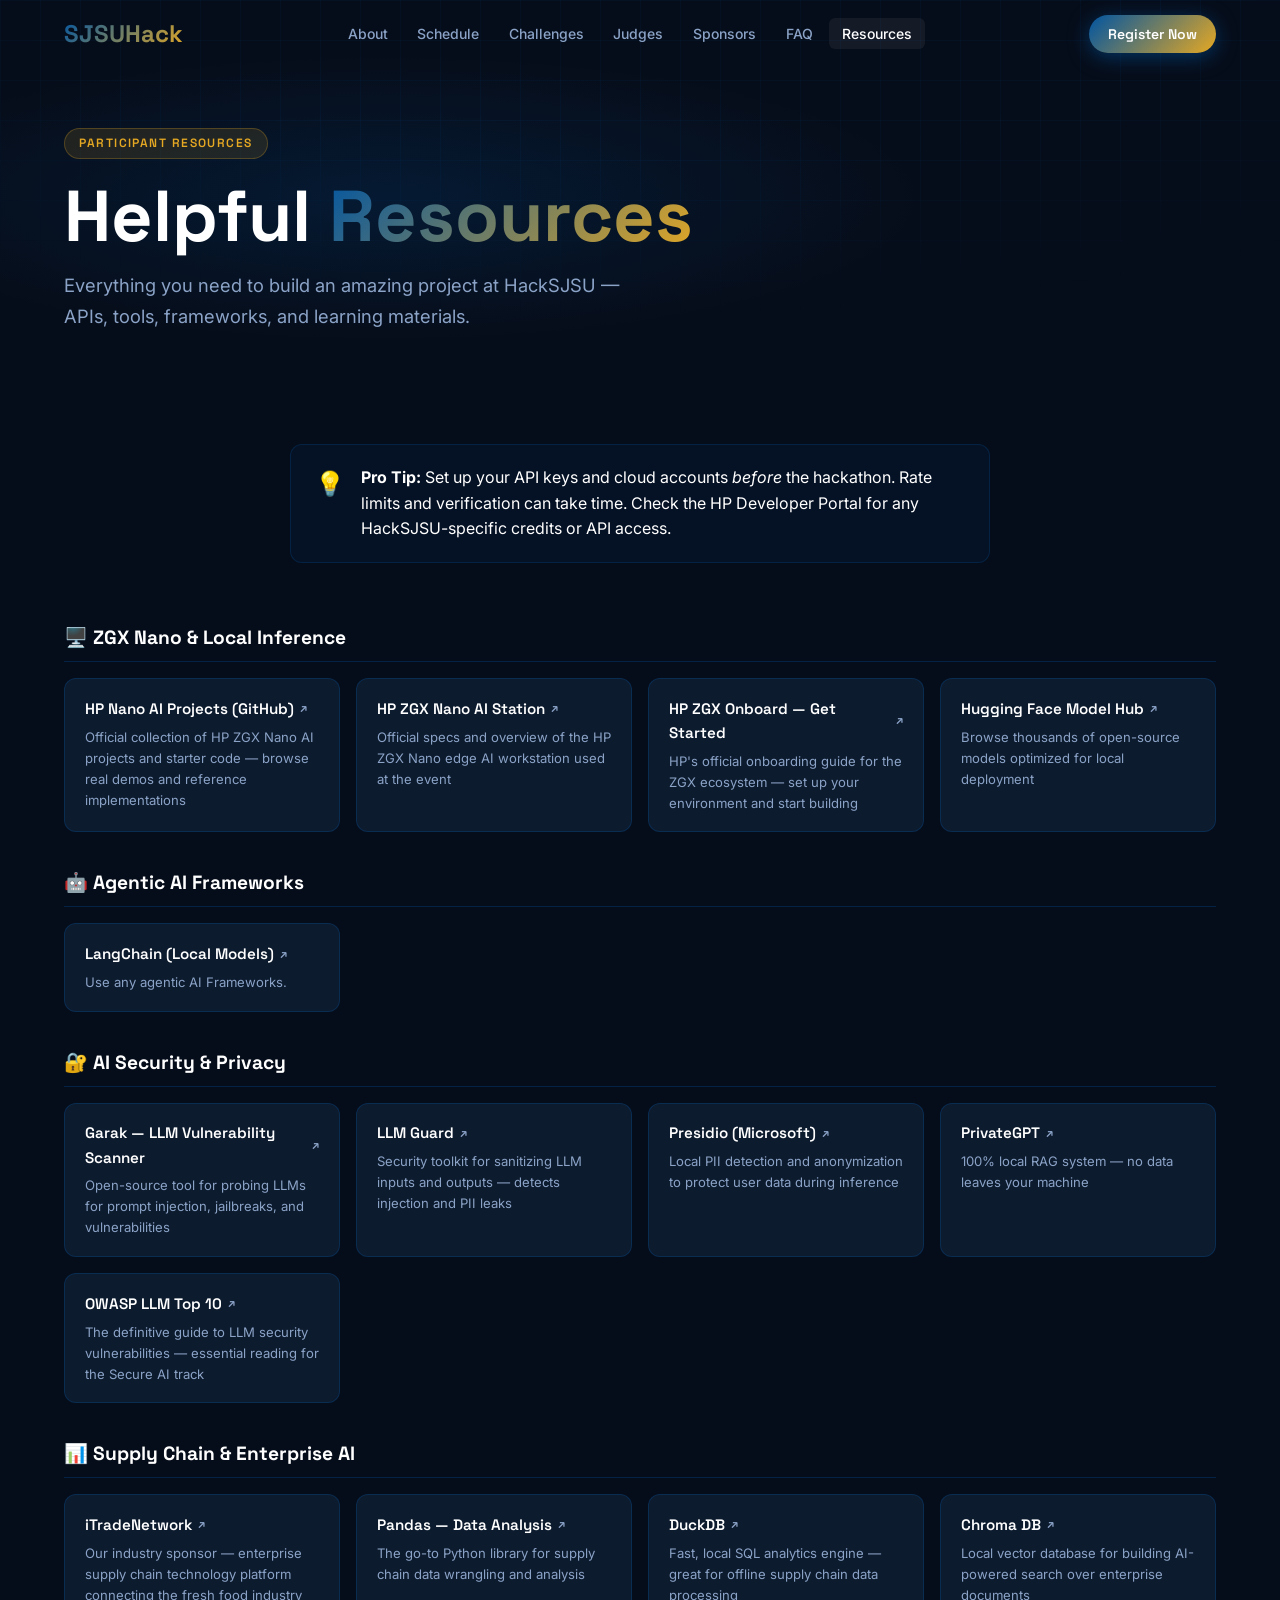
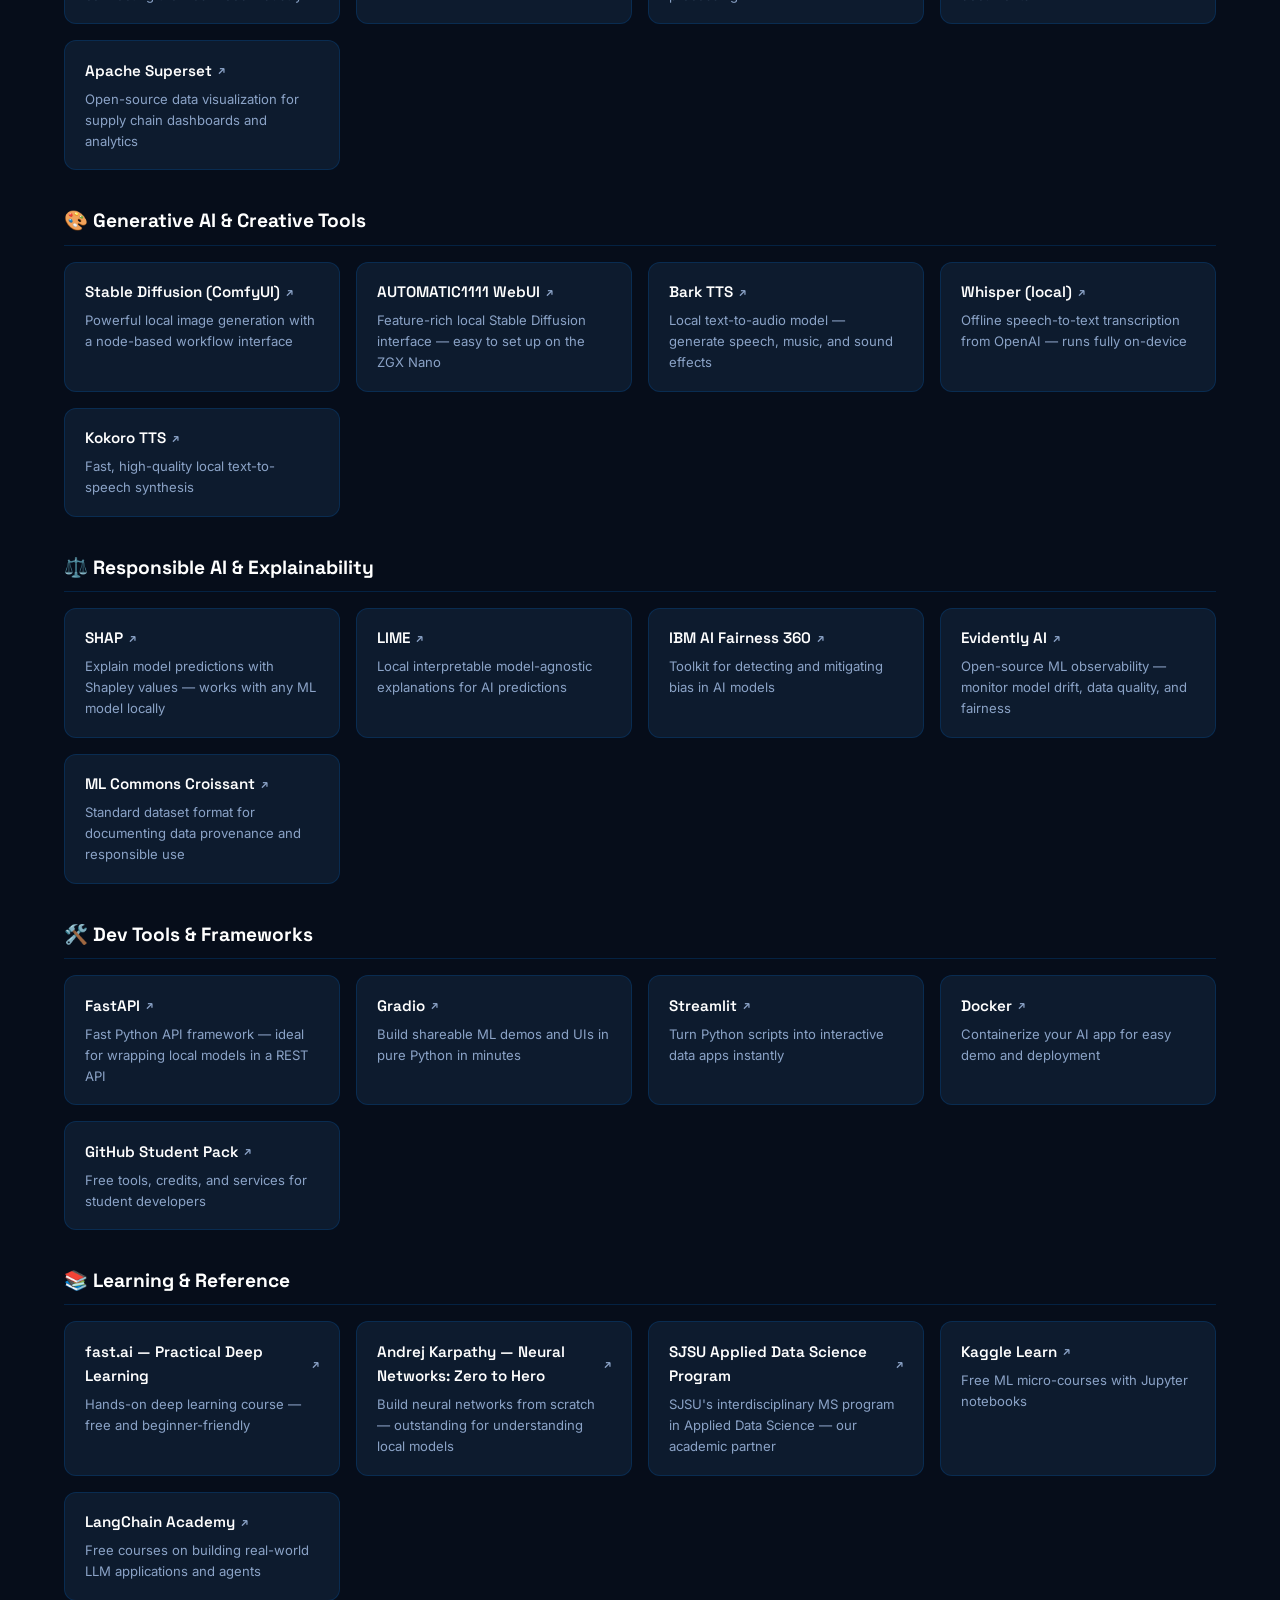
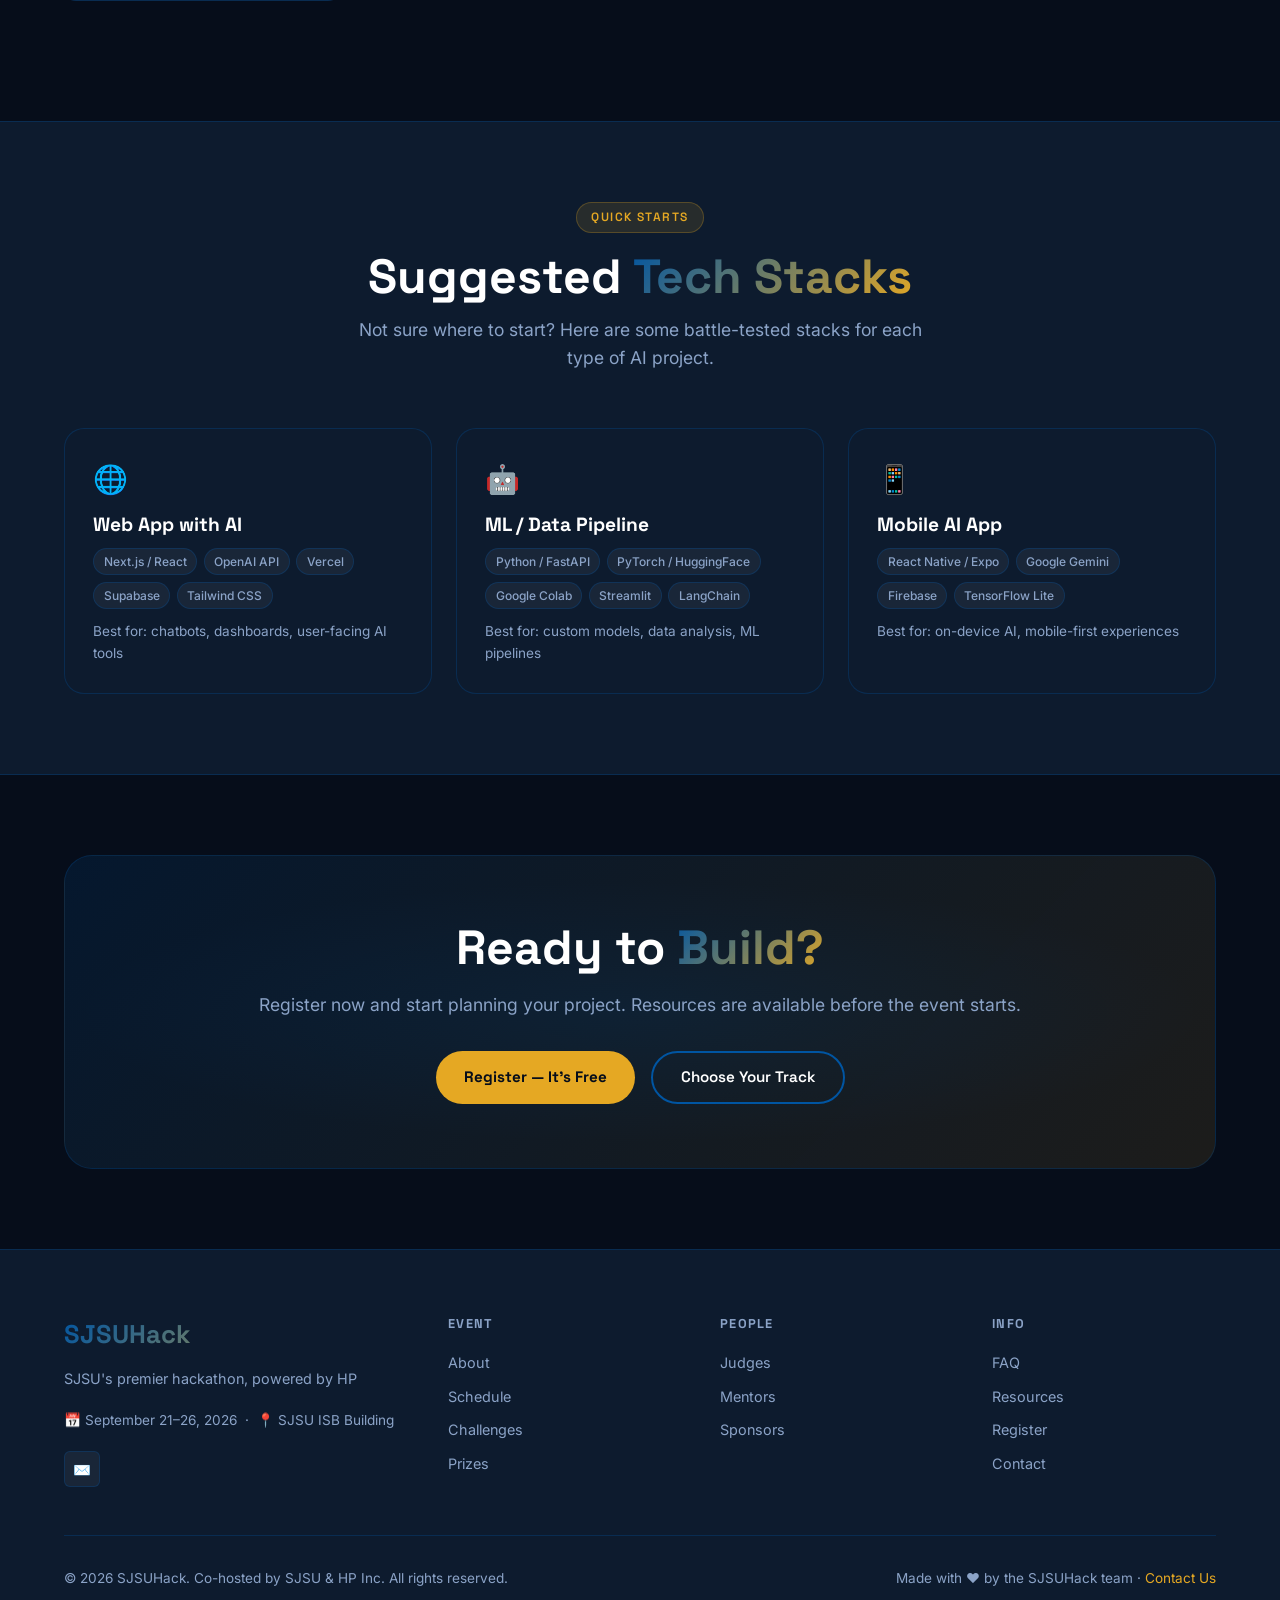
<file: public/resources.html>
<!DOCTYPE html>
<html lang="en">
<head>
  <meta charset="UTF-8">
  <meta name="viewport" content="width=device-width, initial-scale=1.0">
  <title>Resources — HackSJSU</title>
  <meta name="description" content="Participant resources for HackSJSU — AI APIs, cloud credits, starter kits, design tools, and learning materials.">
  <link rel="stylesheet" href="styles.css">
  <script src="config.js"></script>
</head>
<body>
<div id="nav-placeholder"></div>

<section class="page-hero">
  <div class="page-hero-bg"></div>
  <div class="page-hero-grid"></div>
  <div class="container page-hero-content">
    <span class="section-tag">Participant Resources</span>
    <h1>Helpful <span class="gradient-text">Resources</span></h1>
    <p>Everything you need to build an amazing project at HackSJSU — APIs, tools, frameworks, and learning materials.</p>
  </div>
</section>

<!-- Quick Tip -->
<section class="section-sm">
  <div class="container">
    <div style="max-width:700px;margin:0 auto;padding:1.25rem 1.5rem;background:rgba(0,85,162,0.08);border:1px solid rgba(0,85,162,0.25);border-radius:12px;display:flex;gap:1rem;align-items:flex-start">
      <span style="font-size:1.5rem;flex-shrink:0">💡</span>
      <div>
        <strong>Pro Tip:</strong> Set up your API keys and cloud accounts <em>before</em> the hackathon. Rate limits and verification can take time. Check the HP Developer Portal for any HackSJSU-specific credits or API access.
      </div>
    </div>
  </div>
</section>

<!-- Resources List -->
<section class="section" style="padding-top:1rem">
  <div class="container">
    <div id="resources-list"></div>
  </div>
</section>

<!-- Tech Stack Suggestions -->
<section class="section" style="background:var(--clr-card);border-top:1px solid var(--clr-border);border-bottom:1px solid var(--clr-border)">
  <div class="container">
    <div class="section-header">
      <span class="section-tag">Quick Starts</span>
      <h2>Suggested <span class="gradient-text">Tech Stacks</span></h2>
      <p>Not sure where to start? Here are some battle-tested stacks for each type of AI project.</p>
    </div>
    <div class="grid-3">
      <div class="card fade-in">
        <div style="font-size:1.75rem;margin-bottom:0.75rem">🌐</div>
        <h4 style="font-family:var(--font-heading);margin-bottom:0.75rem">Web App with AI</h4>
        <div class="tools-list">
          <span class="tool-tag">Next.js / React</span>
          <span class="tool-tag">OpenAI API</span>
          <span class="tool-tag">Vercel</span>
          <span class="tool-tag">Supabase</span>
          <span class="tool-tag">Tailwind CSS</span>
        </div>
        <p style="font-size:0.85rem;margin-top:0.75rem">Best for: chatbots, dashboards, user-facing AI tools</p>
      </div>
      <div class="card fade-in">
        <div style="font-size:1.75rem;margin-bottom:0.75rem">🤖</div>
        <h4 style="font-family:var(--font-heading);margin-bottom:0.75rem">ML / Data Pipeline</h4>
        <div class="tools-list">
          <span class="tool-tag">Python / FastAPI</span>
          <span class="tool-tag">PyTorch / HuggingFace</span>
          <span class="tool-tag">Google Colab</span>
          <span class="tool-tag">Streamlit</span>
          <span class="tool-tag">LangChain</span>
        </div>
        <p style="font-size:0.85rem;margin-top:0.75rem">Best for: custom models, data analysis, ML pipelines</p>
      </div>
      <div class="card fade-in">
        <div style="font-size:1.75rem;margin-bottom:0.75rem">📱</div>
        <h4 style="font-family:var(--font-heading);margin-bottom:0.75rem">Mobile AI App</h4>
        <div class="tools-list">
          <span class="tool-tag">React Native / Expo</span>
          <span class="tool-tag">Google Gemini</span>
          <span class="tool-tag">Firebase</span>
          <span class="tool-tag">TensorFlow Lite</span>
        </div>
        <p style="font-size:0.85rem;margin-top:0.75rem">Best for: on-device AI, mobile-first experiences</p>
      </div>
    </div>
  </div>
</section>

<section class="section-sm">
  <div class="container">
    <div class="cta-section">
      <h2>Ready to <span class="gradient-text">Build?</span></h2>
      <p>Register now and start planning your project. Resources are available before the event starts.</p>
      <div class="cta-actions">
        <a href="register.html" class="btn btn-gold">Register — It's Free</a>
        <a href="challenges.html" class="btn btn-outline">Choose Your Track</a>
      </div>
    </div>
  </div>
</section>

<div id="footer-placeholder"></div>
<script src="main.js"></script>
<script>
  document.addEventListener('DOMContentLoaded', () => {
    renderResources('resources-list');
    initFadeIn();
  });
</script>
</body>
</html>
</file>
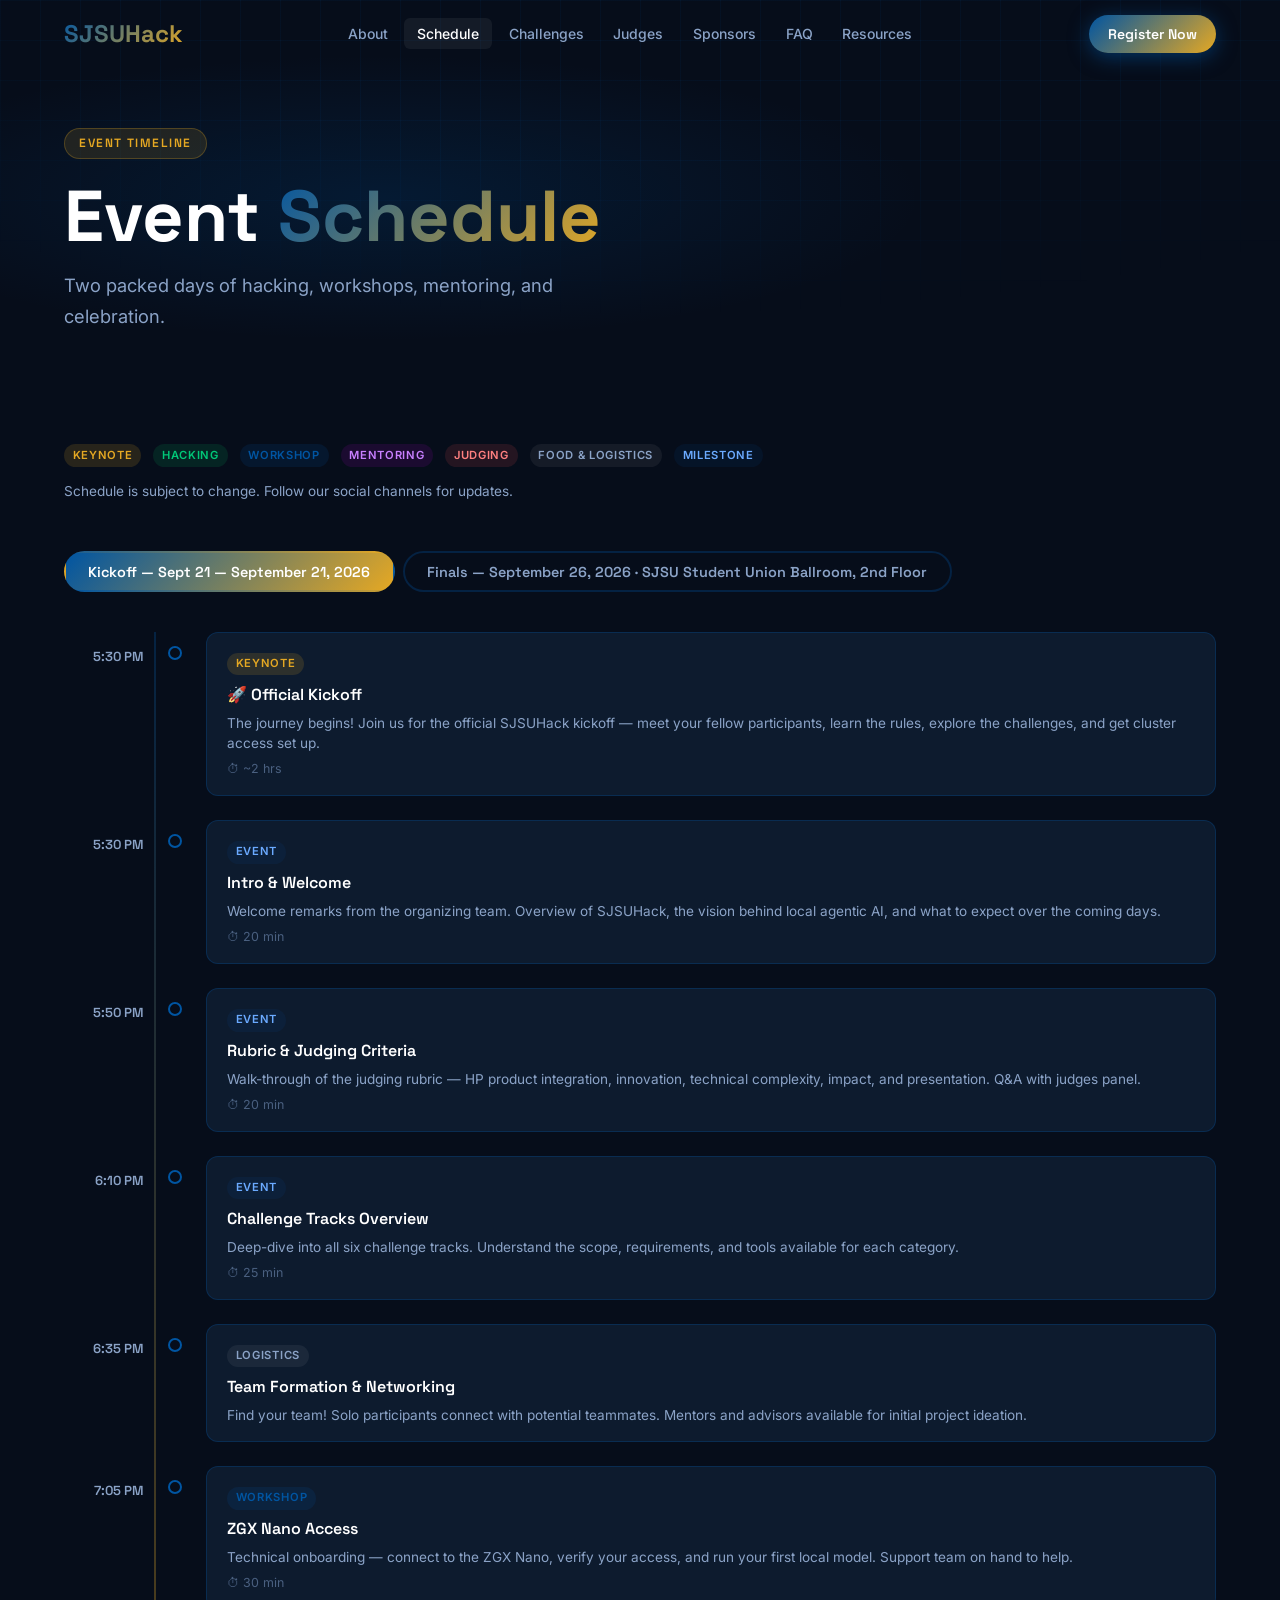
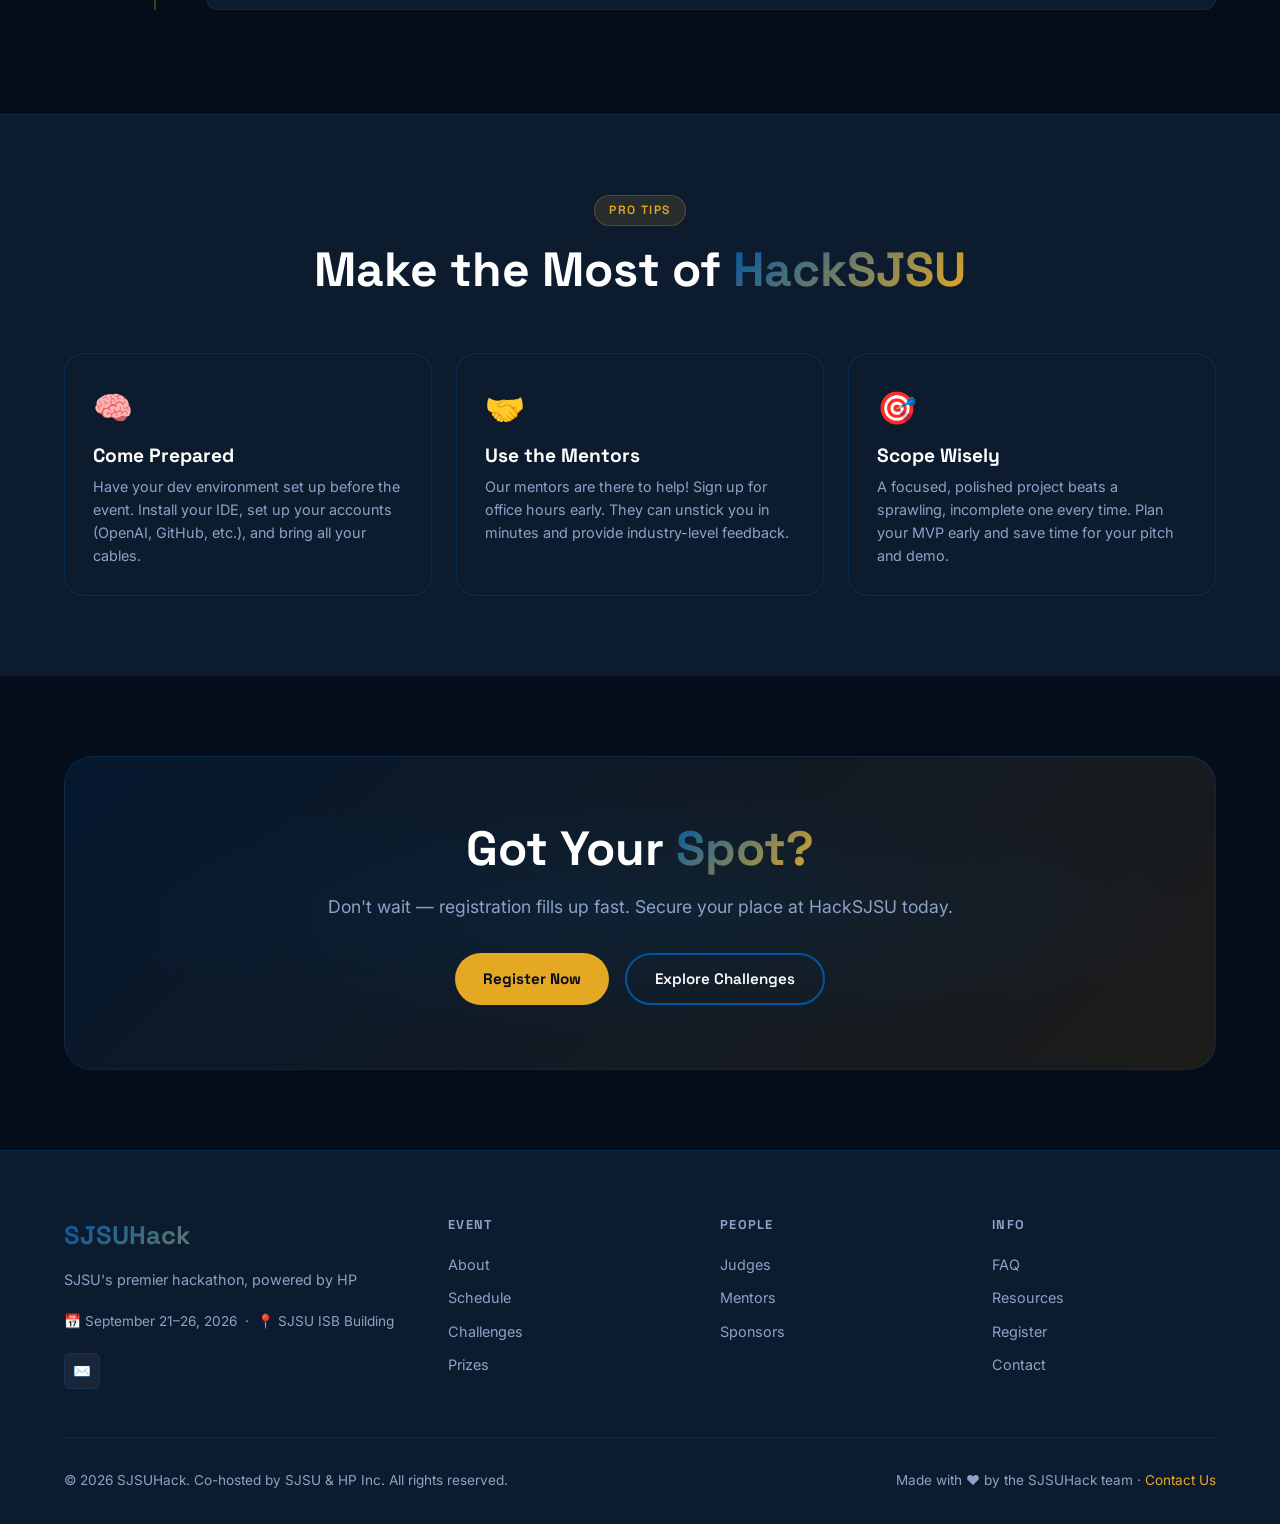
<file: public/schedule.html>
<!DOCTYPE html>
<html lang="en">
<head>
  <meta charset="UTF-8">
  <meta name="viewport" content="width=device-width, initial-scale=1.0">
  <title>Schedule — HackSJSU</title>
  <meta name="description" content="Full event schedule and agenda for HackSJSU — workshops, hacking windows, demos, and closing ceremony.">
  <link rel="stylesheet" href="styles.css">
  <script src="config.js"></script>
</head>
<body>
<div id="nav-placeholder"></div>

<section class="page-hero">
  <div class="page-hero-bg"></div>
  <div class="page-hero-grid"></div>
  <div class="container page-hero-content">
    <span class="section-tag">Event Timeline</span>
    <h1>Event <span class="gradient-text">Schedule</span></h1>
    <p>Two packed days of hacking, workshops, mentoring, and celebration.</p>
  </div>
</section>

<!-- Schedule Legend -->
<section class="section-sm">
  <div class="container">
    <div style="display:flex;flex-wrap:wrap;gap:0.75rem;margin-bottom:0.5rem">
      <span class="timeline-type-badge type-keynote">keynote</span>
      <span class="timeline-type-badge type-hacking">hacking</span>
      <span class="timeline-type-badge type-workshop">workshop</span>
      <span class="timeline-type-badge type-mentoring">mentoring</span>
      <span class="timeline-type-badge type-judging">judging</span>
      <span class="timeline-type-badge type-logistics">food &amp; logistics</span>
      <span class="timeline-type-badge type-event">milestone</span>
    </div>
    <p style="font-size:0.85rem">Schedule is subject to change. Follow our social channels for updates.</p>
  </div>
</section>

<section class="section" style="padding-top:0">
  <div class="container">
    <div id="schedule-container"></div>
  </div>
</section>

<!-- Quick Tips -->
<section class="section" style="background:var(--clr-card);border-top:1px solid var(--clr-border)">
  <div class="container">
    <div class="section-header">
      <span class="section-tag">Pro Tips</span>
      <h2>Make the Most of <span class="gradient-text">HackSJSU</span></h2>
    </div>
    <div class="grid-3">
      <div class="card fade-in">
        <div style="font-size:2rem;margin-bottom:0.75rem">🧠</div>
        <h4 style="font-family:var(--font-heading);margin-bottom:0.5rem">Come Prepared</h4>
        <p style="font-size:0.9rem">Have your dev environment set up before the event. Install your IDE, set up your accounts (OpenAI, GitHub, etc.), and bring all your cables.</p>
      </div>
      <div class="card fade-in">
        <div style="font-size:2rem;margin-bottom:0.75rem">🤝</div>
        <h4 style="font-family:var(--font-heading);margin-bottom:0.5rem">Use the Mentors</h4>
        <p style="font-size:0.9rem">Our mentors are there to help! Sign up for office hours early. They can unstick you in minutes and provide industry-level feedback.</p>
      </div>
      <div class="card fade-in">
        <div style="font-size:2rem;margin-bottom:0.75rem">🎯</div>
        <h4 style="font-family:var(--font-heading);margin-bottom:0.5rem">Scope Wisely</h4>
        <p style="font-size:0.9rem">A focused, polished project beats a sprawling, incomplete one every time. Plan your MVP early and save time for your pitch and demo.</p>
      </div>
    </div>
  </div>
</section>

<section class="section-sm">
  <div class="container">
    <div class="cta-section">
      <h2>Got Your <span class="gradient-text">Spot?</span></h2>
      <p>Don't wait — registration fills up fast. Secure your place at HackSJSU today.</p>
      <div class="cta-actions">
        <a href="register.html" class="btn btn-gold">Register Now</a>
        <a href="challenges.html" class="btn btn-outline">Explore Challenges</a>
      </div>
    </div>
  </div>
</section>

<div id="footer-placeholder"></div>
<script src="main.js"></script>
<script>
  document.addEventListener('DOMContentLoaded', () => {
    renderSchedule('schedule-container');
    initFadeIn();
  });
</script>
</body>
</html>
</file>
<file: public/styles.css>
/* =============================================================
   HackSJSU — Global Design System
   All colors read from CSS custom properties set by config.js.
   Fonts loaded from Google Fonts via HTML <link>.
   ============================================================= */

/* ── Google Fonts ─────────────────────────────────────────── */
@import url('https://fonts.googleapis.com/css2?family=Space+Grotesk:wght@400;500;600;700;800&family=Inter:wght@300;400;500;600;700&display=swap');

/* ── CSS Custom Properties (defaults — overridden by config.js) ─ */
:root {
  --clr-primary:     #0055A2;
  --clr-secondary:   #E5A823;
  --clr-accent:      #FFD700;
  --clr-bg:          #060D1A;
  --clr-card:        #0D1B2E;
  --clr-surface:     #142338;
  --clr-navbar:      rgba(6,13,26,0.90);
  --clr-text:        #FFFFFF;
  --clr-text-muted:  #8BA3C7;
  --clr-text-dim:    #4A6080;
  --clr-border:      rgba(0,85,162,0.30);
  --glow-p:          rgba(0,85,162,0.55);
  --glow-s:          rgba(229,168,35,0.45);
  --grad-cta:        linear-gradient(135deg, #0055A2, #E5A823);
  --grad-card:       linear-gradient(135deg, rgba(0,85,162,0.15), rgba(229,168,35,0.08));
  --font-heading:    "Space Grotesk", sans-serif;
  --font-body:       "Inter", sans-serif;

  --radius-sm:    6px;
  --radius-md:    12px;
  --radius-lg:    20px;
  --radius-xl:    28px;
  --radius-full:  9999px;

  --shadow-card:  0 4px 24px rgba(0,0,0,0.4);
  --shadow-glow:  0 0 24px var(--glow-p);
  --shadow-gold:  0 0 24px var(--glow-s);

  --transition:   0.25s cubic-bezier(0.4, 0, 0.2, 1);
  --max-w:        1200px;
}

/* ── Reset ────────────────────────────────────────────────── */
*, *::before, *::after { box-sizing: border-box; margin: 0; padding: 0; }
html { scroll-behavior: smooth; font-size: 16px; }
body {
  font-family:      var(--font-body);
  background-color: var(--clr-bg);
  color:            var(--clr-text);
  line-height:      1.6;
  -webkit-font-smoothing: antialiased;
}
img  { max-width: 100%; display: block; }
a    { color: inherit; text-decoration: none; }
ul   { list-style: none; }
button { cursor: pointer; font-family: inherit; border: none; background: none; }

/* ── Typography ───────────────────────────────────────────── */
h1, h2, h3, h4, h5, h6 {
  font-family: var(--font-heading);
  line-height: 1.15;
  font-weight: 700;
}
h1 { font-size: clamp(2.4rem, 6vw, 4.5rem); }
h2 { font-size: clamp(1.8rem, 4vw, 3rem); }
h3 { font-size: clamp(1.3rem, 3vw, 2rem); }
h4 { font-size: 1.2rem; }
p  { color: var(--clr-text-muted); }

.gradient-text {
  background: var(--grad-cta);
  -webkit-background-clip: text;
  -webkit-text-fill-color: transparent;
  background-clip: text;
}

/* ── Layout ───────────────────────────────────────────────── */
.container {
  max-width: var(--max-w);
  margin: 0 auto;
  padding: 0 1.5rem;
}
.section {
  padding: 5rem 0;
}
.section-sm { padding: 3rem 0; }
.section-header {
  text-align: center;
  margin-bottom: 3.5rem;
}
.section-header h2 { margin-bottom: 0.75rem; }
.section-header p  { max-width: 600px; margin: 0 auto; font-size: 1.1rem; }
.section-tag {
  display: inline-block;
  font-family: var(--font-heading);
  font-size: 0.75rem;
  font-weight: 600;
  letter-spacing: 0.12em;
  text-transform: uppercase;
  color: var(--clr-secondary);
  background: rgba(229,168,35,0.12);
  border: 1px solid rgba(229,168,35,0.25);
  padding: 0.3rem 0.9rem;
  border-radius: var(--radius-full);
  margin-bottom: 1rem;
}
.grid-2  { display: grid; grid-template-columns: repeat(auto-fit, minmax(300px, 1fr)); gap: 1.5rem; }
.grid-3  { display: grid; grid-template-columns: repeat(auto-fit, minmax(260px, 1fr)); gap: 1.5rem; }
.grid-4  { display: grid; grid-template-columns: repeat(auto-fit, minmax(220px, 1fr)); gap: 1.25rem; }

/* ── Buttons ──────────────────────────────────────────────── */
.btn {
  display: inline-flex;
  align-items: center;
  gap: 0.5rem;
  padding: 0.75rem 1.75rem;
  border-radius: var(--radius-full);
  font-family: var(--font-heading);
  font-size: 0.95rem;
  font-weight: 600;
  transition: var(--transition);
  white-space: nowrap;
}
.btn-primary {
  background: var(--grad-cta);
  color: #fff;
  box-shadow: 0 4px 20px var(--glow-p);
}
.btn-primary:hover {
  transform: translateY(-2px);
  box-shadow: 0 8px 32px var(--glow-p);
}
.btn-outline {
  border: 2px solid var(--clr-primary);
  color: var(--clr-text);
  background: transparent;
}
.btn-outline:hover {
  background: rgba(0,85,162,0.15);
  border-color: var(--clr-secondary);
  color: var(--clr-secondary);
}
.btn-gold {
  background: var(--clr-secondary);
  color: #060D1A;
  font-weight: 700;
}
.btn-gold:hover {
  background: var(--clr-accent);
  box-shadow: 0 8px 28px var(--glow-s);
  transform: translateY(-2px);
}
.btn-sm { padding: 0.5rem 1.2rem; font-size: 0.875rem; }

/* ── Cards ────────────────────────────────────────────────── */
.card {
  background: var(--clr-card);
  border: 1px solid var(--clr-border);
  border-radius: var(--radius-lg);
  padding: 1.75rem;
  transition: var(--transition);
  position: relative;
  overflow: hidden;
}
.card::before {
  content: '';
  position: absolute;
  inset: 0;
  background: var(--grad-card);
  opacity: 0;
  transition: var(--transition);
  border-radius: inherit;
}
.card:hover {
  border-color: rgba(0,85,162,0.6);
  box-shadow: var(--shadow-glow);
  transform: translateY(-4px);
}
.card:hover::before { opacity: 1; }
.card > * { position: relative; z-index: 1; }

.card-glass {
  background: rgba(13,27,46,0.7);
  backdrop-filter: blur(16px);
  -webkit-backdrop-filter: blur(16px);
  border: 1px solid rgba(255,255,255,0.08);
  border-radius: var(--radius-lg);
  padding: 1.75rem;
}

/* ── Navbar ───────────────────────────────────────────────── */
#navbar {
  position: fixed;
  top: 0; left: 0; right: 0;
  z-index: 1000;
  background: transparent;
  transition: background 0.3s, box-shadow 0.3s;
}
#navbar.scrolled {
  background: var(--clr-navbar);
  backdrop-filter: blur(20px);
  -webkit-backdrop-filter: blur(20px);
  box-shadow: 0 1px 0 rgba(255,255,255,0.06);
}
.nav-inner {
  display: flex;
  align-items: center;
  justify-content: space-between;
  height: 68px;
}
.nav-logo {
  font-family: var(--font-heading);
  font-size: 1.5rem;
  font-weight: 800;
  background: var(--grad-cta);
  -webkit-background-clip: text;
  -webkit-text-fill-color: transparent;
  background-clip: text;
  flex-shrink: 0;
}
.nav-links {
  display: flex;
  align-items: center;
  gap: 0.25rem;
}
.nav-link {
  padding: 0.45rem 0.8rem;
  border-radius: var(--radius-sm);
  font-size: 0.875rem;
  font-weight: 500;
  color: var(--clr-text-muted);
  transition: var(--transition);
}
.nav-link:hover,
.nav-link.active { color: var(--clr-text); background: rgba(255,255,255,0.06); }
.nav-cta { margin-left: 0.75rem; }
.nav-hamburger {
  display: none;
  flex-direction: column;
  gap: 5px;
  padding: 8px;
  border-radius: var(--radius-sm);
}
.nav-hamburger span {
  display: block;
  width: 24px; height: 2px;
  background: var(--clr-text);
  border-radius: 2px;
  transition: var(--transition);
}
.nav-mobile {
  display: none;
  flex-direction: column;
  padding: 1rem 1.5rem;
  border-top: 1px solid var(--clr-border);
  background: var(--clr-navbar);
  backdrop-filter: blur(20px);
  gap: 0.25rem;
}
.nav-mobile.open { display: flex; }
.nav-mobile .nav-link { display: block; padding: 0.6rem 0.75rem; }
.nav-mobile .btn { margin-top: 0.5rem; width: 100%; justify-content: center; }

@media (max-width: 900px) {
  .nav-links, .nav-cta { display: none; }
  .nav-hamburger { display: flex; }
}

/* ── Hero ─────────────────────────────────────────────────── */
.hero {
  min-height: 100vh;
  display: flex;
  align-items: center;
  position: relative;
  overflow: hidden;
  padding-top: 68px;
}
.hero-bg {
  position: absolute;
  inset: 0;
  background: radial-gradient(ellipse 80% 60% at 20% 40%, rgba(0,85,162,0.25) 0%, transparent 60%),
              radial-gradient(ellipse 60% 50% at 80% 70%, rgba(229,168,35,0.15) 0%, transparent 60%),
              var(--clr-bg);
}
/* Animated grid mesh */
.hero-grid {
  position: absolute;
  inset: 0;
  background-image:
    linear-gradient(rgba(0,85,162,0.12) 1px, transparent 1px),
    linear-gradient(90deg, rgba(0,85,162,0.12) 1px, transparent 1px);
  background-size: 48px 48px;
  mask-image: radial-gradient(ellipse 90% 90% at 50% 50%, black 30%, transparent 80%);
  animation: gridPulse 8s ease-in-out infinite alternate;
}
@keyframes gridPulse {
  from { opacity: 0.5; }
  to   { opacity: 1; }
}
/* Floating glow orbs */
.hero-orb {
  position: absolute;
  border-radius: 50%;
  filter: blur(80px);
  animation: orbFloat 10s ease-in-out infinite alternate;
}
.hero-orb-1 {
  width: 500px; height: 500px;
  top: -100px; left: -100px;
  background: radial-gradient(circle, rgba(0,85,162,0.35), transparent 70%);
  animation-delay: 0s;
}
.hero-orb-2 {
  width: 400px; height: 400px;
  bottom: -80px; right: -60px;
  background: radial-gradient(circle, rgba(229,168,35,0.25), transparent 70%);
  animation-delay: -5s;
}
@keyframes orbFloat {
  from { transform: translate(0, 0) scale(1); }
  to   { transform: translate(30px, -40px) scale(1.1); }
}
.hero-content {
  position: relative;
  z-index: 2;
}
.hero-eyebrow {
  display: flex;
  align-items: center;
  gap: 0.75rem;
  margin-bottom: 1.25rem;
  flex-wrap: wrap;
}
.hero-badge {
  display: inline-flex;
  align-items: center;
  gap: 0.4rem;
  font-family: var(--font-heading);
  font-size: 0.8rem;
  font-weight: 600;
  letter-spacing: 0.08em;
  text-transform: uppercase;
  padding: 0.35rem 0.9rem;
  border-radius: var(--radius-full);
}
.badge-sponsors {
  background: rgba(229,168,35,0.12);
  border: 1px solid rgba(229,168,35,0.3);
  color: var(--clr-secondary);
}
.badge-status-reg  { background: rgba(0,200,100,0.12); border: 1px solid rgba(0,200,100,0.3); color: #00C864; }
.badge-status-soon { background: rgba(0,85,162,0.12);  border: 1px solid rgba(0,85,162,0.3);  color: var(--clr-primary); }
.badge-status-live { background: rgba(229,0,0,0.12);   border: 1px solid rgba(229,0,0,0.3);   color: #FF4444; }
.badge-dot { width: 6px; height: 6px; border-radius: 50%; background: currentColor; animation: blink 1.5s ease-in-out infinite; }
@keyframes blink { 0%,100%{opacity:1} 50%{opacity:0.3} }

.hero-title { margin-bottom: 1.25rem; }
.hero-title .event-name {
  display: block;
  background: var(--grad-cta);
  -webkit-background-clip: text;
  -webkit-text-fill-color: transparent;
  background-clip: text;
}
.hero-tagline {
  font-size: clamp(1.1rem, 2.5vw, 1.4rem);
  color: var(--clr-text-muted);
  margin-bottom: 1.5rem;
  max-width: 580px;
}
.hero-meta {
  display: flex;
  flex-wrap: wrap;
  gap: 1.5rem;
  margin-bottom: 2.5rem;
}
.hero-meta-item {
  display: flex;
  align-items: center;
  gap: 0.5rem;
  font-size: 0.95rem;
  color: var(--clr-text-muted);
}
.hero-meta-item .icon { font-size: 1.1rem; }
.hero-actions {
  display: flex;
  gap: 1rem;
  flex-wrap: wrap;
  margin-bottom: 3rem;
}

/* ── Countdown ────────────────────────────────────────────── */
.countdown {
  display: flex;
  gap: 1rem;
  flex-wrap: wrap;
}
.countdown-unit {
  background: rgba(255,255,255,0.04);
  border: 1px solid var(--clr-border);
  border-radius: var(--radius-md);
  padding: 1rem 1.25rem;
  text-align: center;
  min-width: 80px;
  backdrop-filter: blur(8px);
  transition: var(--transition);
}
.countdown-unit:hover { border-color: var(--clr-primary); box-shadow: var(--shadow-glow); }
.countdown-number {
  display: block;
  font-family: var(--font-heading);
  font-size: 2.5rem;
  font-weight: 800;
  color: var(--clr-text);
  line-height: 1;
  background: var(--grad-cta);
  -webkit-background-clip: text;
  -webkit-text-fill-color: transparent;
  background-clip: text;
}
.countdown-label {
  display: block;
  font-size: 0.7rem;
  letter-spacing: 0.1em;
  text-transform: uppercase;
  color: var(--clr-text-dim);
  margin-top: 0.35rem;
}
.countdown-ended {
  font-family: var(--font-heading);
  font-size: 1.5rem;
  font-weight: 700;
  color: var(--clr-secondary);
}

/* ── Stats Bar ────────────────────────────────────────────── */
.stats-bar {
  background: var(--clr-card);
  border-top: 1px solid var(--clr-border);
  border-bottom: 1px solid var(--clr-border);
  padding: 2rem 0;
}
.stats-grid {
  display: grid;
  grid-template-columns: repeat(auto-fit, minmax(140px, 1fr));
  gap: 1rem;
  text-align: center;
}
.stat-item .stat-num {
  font-family: var(--font-heading);
  font-size: 2.2rem;
  font-weight: 800;
  background: var(--grad-cta);
  -webkit-background-clip: text;
  -webkit-text-fill-color: transparent;
  background-clip: text;
}
.stat-item .stat-label {
  font-size: 0.85rem;
  color: var(--clr-text-muted);
  margin-top: 0.25rem;
}

/* ── Judge / Mentor Cards ─────────────────────────────────── */
.person-card {
  background: var(--clr-card);
  border: 1px solid var(--clr-border);
  border-radius: var(--radius-lg);
  overflow: hidden;
  transition: var(--transition);
  position: relative;
}
.person-card:hover {
  border-color: rgba(0,85,162,0.5);
  box-shadow: var(--shadow-glow);
  transform: translateY(-6px);
}
.person-card-img {
  width: 100%;
  aspect-ratio: 1 / 1;
  object-fit: cover;
  display: block;
}
.person-card-body {
  padding: 1.25rem;
}
.person-card-name {
  font-family: var(--font-heading);
  font-size: 1.05rem;
  font-weight: 700;
  margin-bottom: 0.2rem;
}
.person-card-title {
  font-size: 0.85rem;
  color: var(--clr-secondary);
  font-weight: 500;
  margin-bottom: 0.1rem;
}
.person-card-company {
  font-size: 0.8rem;
  color: var(--clr-text-muted);
  margin-bottom: 0.75rem;
}
.person-card-bio {
  font-size: 0.85rem;
  line-height: 1.5;
  color: var(--clr-text-muted);
  margin-bottom: 0.75rem;
  display: -webkit-box;
  -webkit-line-clamp: 3;
  -webkit-box-orient: vertical;
  overflow: hidden;
}
.person-card-tag {
  display: inline-block;
  font-size: 0.75rem;
  font-weight: 600;
  color: var(--clr-primary);
  background: rgba(0,85,162,0.12);
  border: 1px solid rgba(0,85,162,0.25);
  padding: 0.2rem 0.6rem;
  border-radius: var(--radius-full);
  margin-bottom: 0.75rem;
}
.person-card-links {
  display: flex;
  gap: 0.5rem;
}
.person-card-links a {
  display: flex;
  align-items: center;
  justify-content: center;
  width: 32px; height: 32px;
  border-radius: var(--radius-sm);
  background: rgba(255,255,255,0.05);
  border: 1px solid var(--clr-border);
  color: var(--clr-text-muted);
  font-size: 0.9rem;
  transition: var(--transition);
}
.person-card-links a:hover {
  background: rgba(0,85,162,0.2);
  border-color: var(--clr-primary);
  color: var(--clr-text);
}

/* ── Keynote Speaker Cards ────────────────────────────────── */
.keynote-grid {
  display: grid;
  grid-template-columns: repeat(auto-fit, minmax(280px, 360px));
  gap: 2rem;
  justify-content: center;
}
.person-card--keynote {
  border-color: rgba(229,168,35,0.4);
  background: linear-gradient(160deg, var(--clr-card) 60%, rgba(229,168,35,0.06));
  max-width: 380px;
}
.person-card--keynote:hover {
  border-color: rgba(229,168,35,0.8);
  box-shadow: 0 0 40px rgba(229,168,35,0.25), var(--shadow-glow);
}
.person-card--keynote .person-card-img {
  aspect-ratio: 4 / 3;
  object-position: center top;
}
.keynote-badge {
  position: absolute;
  top: 1rem;
  left: 1rem;
  font-size: 0.72rem;
  font-weight: 700;
  letter-spacing: 0.06em;
  text-transform: uppercase;
  color: #1a0f00;
  background: linear-gradient(135deg, #E5A823, #FFD700);
  padding: 0.3rem 0.8rem;
  border-radius: var(--radius-full);
  box-shadow: 0 2px 12px rgba(229,168,35,0.5);
  z-index: 2;
}


.challenge-card {
  background: var(--clr-card);
  border: 1px solid var(--clr-border);
  border-radius: var(--radius-lg);
  padding: 1.6rem;
  transition: var(--transition);
  position: relative;
  overflow: hidden;
  display: flex;
  flex-direction: column;
}
.challenge-card::after {
  content: '';
  position: absolute;
  top: 0; left: 0; right: 0;
  height: 3px;
  background: var(--challenge-color, var(--clr-primary));
  border-radius: var(--radius-lg) var(--radius-lg) 0 0;
}
.challenge-card:hover {
  transform: translateY(-6px);
  box-shadow: 0 8px 32px rgba(0,0,0,0.4);
  border-color: var(--challenge-color, var(--clr-primary));
}
.challenge-emoji { font-size: 2.25rem; margin-bottom: .75rem; display: block; }
.challenge-title {
  font-family: var(--font-heading);
  font-size: 1.1rem;
  font-weight: 700;
  margin-bottom: 0.5rem;
  line-height: 1.3;
}
.challenge-desc { font-size: 0.83rem; line-height: 1.6; color: var(--clr-text-muted); margin-bottom: 1rem; flex: 1; }
.challenge-prize {
  font-family: var(--font-heading);
  font-size: 1.5rem;
  font-weight: 800;
  background: var(--grad-cta);
  -webkit-background-clip: text;
  -webkit-text-fill-color: transparent;
  background-clip: text;
  margin-bottom: 0.25rem;
}
.challenge-prize-label { font-size: 0.8rem; color: var(--clr-text-muted); }
.challenge-badge-special {
  display: inline-flex;
  align-items: center;
  gap: 0.35rem;
  font-size: 0.75rem;
  font-weight: 600;
  color: var(--clr-secondary);
  background: rgba(229,168,35,0.12);
  border: 1px solid rgba(229,168,35,0.3);
  padding: 0.25rem 0.7rem;
  border-radius: var(--radius-full);
  margin-bottom: 0.75rem;
}
.challenge-reqs { margin: .75rem 0; }
.challenge-reqs li {
  font-size: 0.8rem;
  color: var(--clr-text-muted);
  padding: 0.2rem 0;
  padding-left: 1.25rem;
  position: relative;
  line-height: 1.5;
}
.challenge-reqs li::before {
  content: '✓';
  position: absolute;
  left: 0;
  color: var(--clr-secondary);
  font-weight: 700;
}
.tools-list {
  display: flex;
  flex-wrap: wrap;
  gap: 0.4rem;
  margin-top: 0.75rem;
}
.tool-tag {
  font-size: 0.75rem;
  font-weight: 500;
  color: var(--clr-text-muted);
  background: rgba(255,255,255,0.05);
  border: 1px solid var(--clr-border);
  padding: 0.2rem 0.6rem;
  border-radius: var(--radius-full);
}

/* ── Challenge grid ────────────────────────────────── */
.challenges-grid {
  display: grid;
  grid-template-columns: repeat(3, 1fr);
  gap: 1.5rem;
}
@media (max-width: 960px) {
  .challenges-grid { grid-template-columns: repeat(2, 1fr); }
}
@media (max-width: 560px) {
  .challenges-grid { grid-template-columns: 1fr; }
}

/* ── Schedule Timeline ────────────────────────────────────── */
.schedule-tabs {
  display: flex;
  gap: 0.5rem;
  margin-bottom: 2.5rem;
  flex-wrap: wrap;
}
.schedule-tab {
  padding: 0.6rem 1.4rem;
  border-radius: var(--radius-full);
  font-family: var(--font-heading);
  font-size: 0.9rem;
  font-weight: 600;
  border: 2px solid var(--clr-border);
  color: var(--clr-text-muted);
  transition: var(--transition);
  cursor: pointer;
  background: transparent;
}
.schedule-tab.active,
.schedule-tab:hover {
  background: var(--grad-cta);
  border-color: transparent;
  color: #fff;
}
.schedule-day { display: none; }
.schedule-day.active { display: block; }
.timeline { position: relative; }
.timeline::before {
  content: '';
  position: absolute;
  left: 90px;
  top: 0; bottom: 0;
  width: 2px;
  background: linear-gradient(to bottom, var(--clr-primary), var(--clr-secondary));
  opacity: 0.3;
}
.timeline-item {
  display: flex;
  gap: 1.5rem;
  margin-bottom: 1.5rem;
  align-items: flex-start;
}
.timeline-time {
  min-width: 80px;
  text-align: right;
  font-family: var(--font-heading);
  font-size: 0.82rem;
  font-weight: 600;
  color: var(--clr-text-muted);
  padding-top: 0.85rem;
  flex-shrink: 0;
}
.timeline-dot {
  position: relative;
  z-index: 1;
  flex-shrink: 0;
  margin-top: 0.85rem;
}
.timeline-dot-inner {
  width: 14px; height: 14px;
  border-radius: 50%;
  border: 2px solid var(--clr-primary);
  background: var(--clr-bg);
  transition: var(--transition);
}
.timeline-item:hover .timeline-dot-inner {
  background: var(--clr-primary);
  box-shadow: 0 0 12px var(--glow-p);
}
.timeline-content {
  flex: 1;
  background: var(--clr-card);
  border: 1px solid var(--clr-border);
  border-radius: var(--radius-md);
  padding: 1rem 1.25rem;
  transition: var(--transition);
}
.timeline-item:hover .timeline-content {
  border-color: rgba(0,85,162,0.4);
}
.timeline-event-title {
  font-family: var(--font-heading);
  font-size: 1rem;
  font-weight: 600;
  margin-bottom: 0.35rem;
}
.timeline-event-desc {
  font-size: 0.85rem;
  color: var(--clr-text-muted);
  line-height: 1.5;
}
.timeline-type-badge {
  display: inline-block;
  font-size: 0.7rem;
  font-weight: 600;
  letter-spacing: 0.06em;
  text-transform: uppercase;
  padding: 0.15rem 0.55rem;
  border-radius: var(--radius-full);
  margin-bottom: 0.4rem;
}
.type-keynote   { background: rgba(229,168,35,0.15); color: #E5A823; }
.type-hacking   { background: rgba(0,200,100,0.12);  color: #00C878; }
.type-workshop  { background: rgba(0,85,162,0.15);   color: var(--clr-primary); }
.type-mentoring { background: rgba(180,0,200,0.12);  color: #C87FFF; }
.type-logistics { background: rgba(255,255,255,0.06);color: var(--clr-text-muted); }
.type-judging   { background: rgba(255,80,80,0.12);  color: #FF8080; }
.type-event     { background: rgba(0,85,162,0.10);   color: #6BAAFF; }

/* ── Prizes ───────────────────────────────────────────────── */
.prizes-podium {
  display: grid;
  grid-template-columns: 1fr 1.15fr 1fr;
  gap: 1.25rem;
  align-items: end;
  margin-bottom: 3rem;
}
.prize-card {
  background: var(--clr-card);
  border: 1px solid var(--clr-border);
  border-radius: var(--radius-lg);
  padding: 2rem 1.5rem;
  text-align: center;
  transition: var(--transition);
}
.prize-card.highlight {
  background: linear-gradient(135deg, rgba(0,85,162,0.2), rgba(229,168,35,0.15));
  border-color: rgba(229,168,35,0.4);
  box-shadow: 0 0 40px rgba(229,168,35,0.15);
}
.prize-card:hover {
  transform: translateY(-4px);
  box-shadow: var(--shadow-glow);
}
.prize-place {
  font-family: var(--font-heading);
  font-size: 1.1rem;
  font-weight: 700;
  margin-bottom: 0.5rem;
}
.prize-amount {
  font-family: var(--font-heading);
  font-size: 2.5rem;
  font-weight: 800;
  background: var(--grad-cta);
  -webkit-background-clip: text;
  -webkit-text-fill-color: transparent;
  background-clip: text;
  margin-bottom: 1rem;
}
.prize-perks { text-align: left; }
.prize-perks li {
  font-size: 0.875rem;
  color: var(--clr-text-muted);
  padding: 0.3rem 0;
  padding-left: 1.2rem;
  position: relative;
}
.prize-perks li::before {
  content: '→';
  position: absolute;
  left: 0;
  color: var(--clr-secondary);
}
.track-prizes-grid {
  display: grid;
  grid-template-columns: repeat(auto-fit, minmax(200px, 1fr));
  gap: 1rem;
}
.track-prize-card {
  background: var(--clr-card);
  border: 1px solid var(--clr-border);
  border-radius: var(--radius-md);
  padding: 1.25rem;
  display: flex;
  justify-content: space-between;
  align-items: center;
  transition: var(--transition);
}
.track-prize-card:hover {
  border-color: rgba(0,85,162,0.4);
  transform: translateX(4px);
}
.track-prize-name { font-size: 0.9rem; font-weight: 600; }
.track-prize-amt {
  font-family: var(--font-heading);
  font-weight: 700;
  color: var(--clr-secondary);
}
.special-award-card {
  background: var(--clr-card);
  border: 1px solid var(--clr-border);
  border-radius: var(--radius-md);
  padding: 1.25rem 1.5rem;
  transition: var(--transition);
}
.special-award-card:hover { border-color: rgba(229,168,35,0.4); }
.special-award-name { font-family: var(--font-heading); font-weight: 700; margin-bottom: 0.3rem; }
.special-award-desc { font-size: 0.85rem; color: var(--clr-text-muted); margin-bottom: 0.5rem; }
.special-award-prize { font-weight: 700; color: var(--clr-secondary); font-size: 0.95rem; }

/* ── Sponsors ─────────────────────────────────────────────── */
.sponsor-tier-label {
  font-family: var(--font-heading);
  font-size: 0.8rem;
  font-weight: 700;
  letter-spacing: 0.12em;
  text-transform: uppercase;
  color: var(--clr-text-muted);
  text-align: center;
  margin-bottom: 1.25rem;
  display: flex;
  align-items: center;
  gap: 1rem;
}
.sponsor-tier-label::before, .sponsor-tier-label::after {
  content: '';
  flex: 1;
  height: 1px;
  background: var(--clr-border);
}
.sponsor-tier-label.platinum { color: var(--clr-secondary); }
.sponsor-tier-label.gold     { color: #FFD700; }
.sponsor-tier-label.silver   { color: #C0C0C0; }
.sponsor-tier-label.bronze   { color: #CD7F32; }
.sponsors-grid {
  display: flex;
  flex-wrap: wrap;
  gap: 1.25rem;
  justify-content: center;
  margin-bottom: 2.5rem;
}
.sponsor-card {
  background: var(--clr-card);
  border: 1px solid var(--clr-border);
  border-radius: var(--radius-md);
  padding: 1.5rem 2rem;
  display: flex;
  align-items: center;
  justify-content: center;
  transition: var(--transition);
  cursor: pointer;
}
.sponsor-card.platinum { min-width: 240px; min-height: 120px; }
.sponsor-card.gold     { min-width: 180px; min-height: 100px; }
.sponsor-card.silver   { min-width: 140px; min-height: 80px; }
.sponsor-card.bronze   { min-width: 120px; min-height: 70px; }
.sponsor-card:hover {
  border-color: rgba(229,168,35,0.5);
  box-shadow: var(--shadow-gold);
  transform: translateY(-4px);
}
.sponsor-card img {
  max-width: 100%;
  max-height: 80px;
  object-fit: contain;
  filter: brightness(0.9) grayscale(0.2);
  transition: var(--transition);
}
.sponsor-card:hover img { filter: brightness(1) grayscale(0); }
.sponsor-name {
  font-family: var(--font-heading);
  font-size: 1rem;
  font-weight: 700;
  text-align: center;
  color: var(--clr-text);
}

/* ── FAQ ──────────────────────────────────────────────────── */
.faq-list { max-width: 760px; margin: 0 auto; }
.faq-item {
  background: var(--clr-card);
  border: 1px solid var(--clr-border);
  border-radius: var(--radius-md);
  margin-bottom: 0.75rem;
  overflow: hidden;
  transition: var(--transition);
}
.faq-item.open { border-color: rgba(0,85,162,0.5); }
.faq-question {
  display: flex;
  align-items: center;
  justify-content: space-between;
  padding: 1.25rem 1.5rem;
  cursor: pointer;
  font-family: var(--font-heading);
  font-size: 1rem;
  font-weight: 600;
  gap: 1rem;
  transition: var(--transition);
  width: 100%;
  text-align: left;
  color: var(--clr-text);
}
.faq-question:hover { color: var(--clr-secondary); }
.faq-chevron {
  flex-shrink: 0;
  width: 24px; height: 24px;
  border-radius: 50%;
  border: 1px solid var(--clr-border);
  display: flex;
  align-items: center;
  justify-content: center;
  font-size: 0.7rem;
  transition: var(--transition);
  color: var(--clr-text-muted);
}
.faq-item.open .faq-chevron {
  background: var(--clr-primary);
  border-color: var(--clr-primary);
  color: #fff;
  transform: rotate(180deg);
}
.faq-answer {
  max-height: 0;
  overflow: hidden;
  transition: max-height 0.4s ease;
}
.faq-answer-inner {
  padding: 0 1.5rem 1.25rem;
  font-size: 0.95rem;
  color: var(--clr-text-muted);
  line-height: 1.7;
}
.faq-item.open .faq-answer { max-height: 300px; }

/* ── Resources ────────────────────────────────────────────── */
.resource-category {
  margin-bottom: 2.5rem;
}
.resource-category-title {
  font-family: var(--font-heading);
  font-size: 1.2rem;
  font-weight: 700;
  margin-bottom: 1rem;
  padding-bottom: 0.75rem;
  border-bottom: 1px solid var(--clr-border);
}
.resource-grid {
  display: grid;
  grid-template-columns: repeat(auto-fill, minmax(260px, 1fr));
  gap: 1rem;
}
.resource-item {
  background: var(--clr-card);
  border: 1px solid var(--clr-border);
  border-radius: var(--radius-md);
  padding: 1.1rem 1.25rem;
  transition: var(--transition);
  display: flex;
  flex-direction: column;
  gap: 0.35rem;
}
.resource-item:hover {
  border-color: rgba(0,85,162,0.5);
  transform: translateY(-2px);
  box-shadow: var(--shadow-glow);
}
.resource-item-title {
  font-family: var(--font-heading);
  font-size: 0.95rem;
  font-weight: 600;
  color: var(--clr-text);
  display: flex;
  align-items: center;
  gap: 0.4rem;
}
.resource-item-title::after { content: '↗'; font-size: 0.75rem; color: var(--clr-text-muted); }
.resource-item-desc { font-size: 0.82rem; color: var(--clr-text-muted); }

/* ── Contact ──────────────────────────────────────────────── */
.contact-grid {
  display: grid;
  grid-template-columns: 1fr 1.2fr;
  gap: 3rem;
  align-items: start;
}
.contact-info-item {
  display: flex;
  gap: 1rem;
  padding: 1.25rem;
  background: var(--clr-card);
  border: 1px solid var(--clr-border);
  border-radius: var(--radius-md);
  margin-bottom: 1rem;
  transition: var(--transition);
}
.contact-info-item:hover { border-color: rgba(0,85,162,0.4); }
.contact-icon {
  width: 44px; height: 44px;
  border-radius: var(--radius-sm);
  background: rgba(0,85,162,0.15);
  display: flex;
  align-items: center;
  justify-content: center;
  font-size: 1.2rem;
  flex-shrink: 0;
}
.contact-info-label { font-size: 0.8rem; color: var(--clr-text-muted); margin-bottom: 0.2rem; }
.contact-info-value { font-weight: 600; }
.contact-form {
  background: var(--clr-card);
  border: 1px solid var(--clr-border);
  border-radius: var(--radius-lg);
  padding: 2rem;
}
.form-group { margin-bottom: 1.25rem; }
.form-label {
  display: block;
  font-size: 0.875rem;
  font-weight: 500;
  margin-bottom: 0.5rem;
  color: var(--clr-text-muted);
}
.form-input {
  width: 100%;
  background: var(--clr-surface);
  border: 1px solid var(--clr-border);
  border-radius: var(--radius-sm);
  padding: 0.75rem 1rem;
  color: var(--clr-text);
  font-family: var(--font-body);
  font-size: 0.95rem;
  transition: var(--transition);
  outline: none;
}
.form-input:focus {
  border-color: var(--clr-primary);
  box-shadow: 0 0 0 3px rgba(0,85,162,0.15);
}
textarea.form-input { resize: vertical; min-height: 130px; }

/* ── Footer ───────────────────────────────────────────────── */
#footer {
  background: var(--clr-card);
  border-top: 1px solid var(--clr-border);
  padding: 4rem 0 2rem;
}
.footer-inner {
  display: grid;
  grid-template-columns: 1.5fr repeat(3, 1fr);
  gap: 3rem;
  margin-bottom: 3rem;
}
.footer-brand .footer-logo {
  font-family: var(--font-heading);
  font-size: 1.6rem;
  font-weight: 800;
  background: var(--grad-cta);
  -webkit-background-clip: text;
  -webkit-text-fill-color: transparent;
  background-clip: text;
  margin-bottom: 0.75rem;
}
.footer-brand p {
  font-size: 0.9rem;
  line-height: 1.6;
  margin-bottom: 1.25rem;
}
.footer-social {
  display: flex;
  gap: 0.5rem;
}
.footer-social a {
  width: 36px; height: 36px;
  border-radius: var(--radius-sm);
  background: rgba(255,255,255,0.05);
  border: 1px solid var(--clr-border);
  display: flex;
  align-items: center;
  justify-content: center;
  font-size: 0.9rem;
  transition: var(--transition);
  color: var(--clr-text-muted);
}
.footer-social a:hover {
  background: rgba(0,85,162,0.2);
  border-color: var(--clr-primary);
  color: var(--clr-text);
}
.footer-col-title {
  font-family: var(--font-heading);
  font-size: 0.8rem;
  font-weight: 700;
  letter-spacing: 0.1em;
  text-transform: uppercase;
  color: var(--clr-text-muted);
  margin-bottom: 1rem;
}
.footer-links { display: flex; flex-direction: column; gap: 0.5rem; }
.footer-links a {
  font-size: 0.9rem;
  color: var(--clr-text-muted);
  transition: var(--transition);
}
.footer-links a:hover { color: var(--clr-secondary); padding-left: 4px; }
.footer-bottom {
  border-top: 1px solid var(--clr-border);
  padding-top: 2rem;
  display: flex;
  justify-content: space-between;
  align-items: center;
  flex-wrap: wrap;
  gap: 1rem;
  font-size: 0.85rem;
  color: var(--clr-text-muted);
}
.footer-bottom a { color: var(--clr-secondary); }

/* ── Page Hero (interior pages) ───────────────────────────── */
.page-hero {
  padding: 8rem 0 4rem;
  position: relative;
  overflow: hidden;
}
.page-hero-bg {
  position: absolute;
  inset: 0;
  background: radial-gradient(ellipse 70% 60% at 30% 50%, rgba(0,85,162,0.18) 0%, transparent 60%);
}
.page-hero-grid {
  position: absolute;
  inset: 0;
  background-image:
    linear-gradient(rgba(0,85,162,0.08) 1px, transparent 1px),
    linear-gradient(90deg, rgba(0,85,162,0.08) 1px, transparent 1px);
  background-size: 40px 40px;
  mask-image: radial-gradient(ellipse 100% 100% at 50% 0%, black 40%, transparent 80%);
}
.page-hero-content { position: relative; z-index: 1; }
.page-hero-content h1 { margin-bottom: 0.75rem; }
.page-hero-content p {
  font-size: 1.15rem;
  max-width: 560px;
  line-height: 1.7;
}

/* ── CTA Banner ───────────────────────────────────────────── */
.cta-section {
  background: linear-gradient(135deg, rgba(0,85,162,0.15), rgba(229,168,35,0.1));
  border: 1px solid rgba(0,85,162,0.25);
  border-radius: var(--radius-xl);
  padding: 4rem 2rem;
  text-align: center;
  position: relative;
  overflow: hidden;
  margin: 2rem 0;
}
.cta-section::before {
  content: '';
  position: absolute;
  inset: 0;
  background: radial-gradient(ellipse 70% 60% at 50% 50%, rgba(0,85,162,0.12), transparent 70%);
}
.cta-section > * { position: relative; z-index: 1; }
.cta-section h2 { margin-bottom: 1rem; }
.cta-section p  { margin-bottom: 2rem; font-size: 1.1rem; }
.cta-actions {
  display: flex;
  gap: 1rem;
  justify-content: center;
  flex-wrap: wrap;
}

/* ── About Page Specifics ─────────────────────────────────── */
.why-join-grid {
  display: grid;
  grid-template-columns: repeat(auto-fit, minmax(240px, 1fr));
  gap: 1.25rem;
}
.why-join-card {
  background: var(--clr-card);
  border: 1px solid var(--clr-border);
  border-radius: var(--radius-md);
  padding: 1.5rem;
  transition: var(--transition);
}
.why-join-card:hover {
  border-color: rgba(0,85,162,0.4);
  transform: translateY(-3px);
}
.why-join-icon { font-size: 2rem; margin-bottom: 0.75rem; }
.why-join-title { font-family: var(--font-heading); font-weight: 700; margin-bottom: 0.4rem; }
.why-join-desc  { font-size: 0.875rem; color: var(--clr-text-muted); }
.about-partner-card {
  display: grid;
  grid-template-columns: auto 1fr;
  gap: 1.5rem;
  background: var(--clr-card);
  border: 1px solid var(--clr-border);
  border-radius: var(--radius-lg);
  padding: 2rem;
  margin-bottom: 1.5rem;
  align-items: start;
  transition: var(--transition);
}
.about-partner-card:hover { border-color: rgba(229,168,35,0.3); }
.about-partner-logo {
  width: 80px; height: 80px;
  border-radius: var(--radius-md);
  background: rgba(255,255,255,0.05);
  display: flex;
  align-items: center;
  justify-content: center;
  font-size: 2rem;
  border: 1px solid var(--clr-border);
}
.about-partner-name { font-family: var(--font-heading); font-size: 1.3rem; font-weight: 700; margin-bottom: 0.5rem; }
.about-partner-desc { font-size: 0.95rem; color: var(--clr-text-muted); line-height: 1.6; }

/* ── Register Page ────────────────────────────────────────── */
.register-info {
  display: grid;
  grid-template-columns: 1fr 1fr;
  gap: 2rem;
  margin-bottom: 3rem;
}
.register-info-card {
  background: var(--clr-card);
  border: 1px solid var(--clr-border);
  border-radius: var(--radius-md);
  padding: 1.5rem;
}
.register-info-card h4 { font-family: var(--font-heading); margin-bottom: 0.75rem; font-size: 1rem; }
.register-info-card ul li {
  font-size: 0.875rem;
  color: var(--clr-text-muted);
  padding: 0.3rem 0;
  padding-left: 1.2rem;
  position: relative;
}
.register-info-card ul li::before {
  content: '•';
  position: absolute;
  left: 0;
  color: var(--clr-secondary);
}
.register-form-container {
  background: var(--clr-card);
  border: 1px solid var(--clr-border);
  border-radius: var(--radius-lg);
  padding: 2.5rem;
  text-align: center;
  max-width: 600px;
  margin: 0 auto;
}
.register-form-container h3 { font-family: var(--font-heading); margin-bottom: 0.75rem; }
.register-form-container p { margin-bottom: 2rem; }

/* ── Scroll Animations ────────────────────────────────────── */
.fade-in {
  opacity: 0;
  transform: translateY(24px);
  transition: opacity 0.6s ease, transform 0.6s ease;
}
.fade-in.visible {
  opacity: 1;
  transform: translateY(0);
}

/* ── Utilities ────────────────────────────────────────────── */
.text-center { text-align: center; }
.text-gold   { color: var(--clr-secondary); }
.text-blue   { color: var(--clr-primary); }
.mt-1  { margin-top: 0.5rem; }
.mt-2  { margin-top: 1rem; }
.mt-3  { margin-top: 1.5rem; }
.mt-4  { margin-top: 2rem; }
.mb-1  { margin-bottom: 0.5rem; }
.mb-2  { margin-bottom: 1rem; }
.mb-3  { margin-bottom: 1.5rem; }
.mb-4  { margin-bottom: 2rem; }
.divider {
  border: none;
  border-top: 1px solid var(--clr-border);
  margin: 2rem 0;
}

/* ── Responsive ───────────────────────────────────────────── */
@media (max-width: 768px) {
  .section { padding: 3.5rem 0; }
  .prizes-podium { grid-template-columns: 1fr; }
  .contact-grid  { grid-template-columns: 1fr; }
  .footer-inner  { grid-template-columns: 1fr 1fr; }
  .register-info { grid-template-columns: 1fr; }
  .timeline::before { left: 70px; }
  .timeline-time { min-width: 60px; font-size: 0.75rem; }
  .about-partner-card { grid-template-columns: 1fr; }
  .hero-orb { display: none; }

  /* ── Inline grids that don't use CSS classes ─────────── */
  /* These are targeted via attribute selectors */
  .section-header p { font-size: 1rem; }
  .cta-section { padding: 2.5rem 1.5rem; }
  .page-hero-content h1 { font-size: 2.2rem; }
  .page-hero-content p  { font-size: 1rem; }
}

/* ── 600px: tablet-small / large phones ─────────────────── */
@media (max-width: 600px) {
  /* Nav */
  .nav-logo { font-size: 1.1rem; }

  /* Hero */
  .hero-content { padding: 5rem 0 3rem; text-align: center; }
  .hero-actions { justify-content: center; }
  .hero-stats   { justify-content: center; }

  /* About inline grid → stack */
  [style*="grid-template-columns:1fr 1fr"],
  [style*="grid-template-columns: 1fr 1fr"] {
    grid-template-columns: 1fr !important;
  }

  /* Judges fixed 3-col → 2-col on medium phones */
  [style*="repeat(3,1fr)"] {
    grid-template-columns: repeat(2, 1fr) !important;
  }

  /* Score table: ensure it scrolls */
  .score-table-wrap { -webkit-overflow-scrolling: touch; }

  /* HP Banner flex → column */
  .hp-banner { flex-direction: column; gap: 1rem; padding: 1.5rem; }

  /* Section tags */
  .section-tag { font-size: 0.7rem; }

  /* Countdown */
  .countdown-unit { min-width: 56px; padding: 0.6rem; }
  .countdown-number { font-size: 1.6rem; }
}

@media (max-width: 480px) {
  h1 { font-size: 2rem; }
  h2 { font-size: 1.6rem; }
  h3 { font-size: 1.3rem; }

  .countdown-number { font-size: 1.8rem; }
  .countdown-unit   { min-width: 64px; padding: 0.75rem; }
  .footer-inner { grid-template-columns: 1fr; }

  /* All generic grids → single column */
  .grid-2, .grid-3, .grid-4 { grid-template-columns: 1fr; }
  .prizes-podium { grid-template-columns: 1fr; }

  /* All inline grids → single column */
  [style*="grid-template-columns:1fr 1fr"],
  [style*="grid-template-columns: 1fr 1fr"],
  [style*="repeat(3,1fr)"],
  [style*="repeat(2,1fr)"] {
    grid-template-columns: 1fr !important;
  }

  /* Timeline */
  .timeline::before { display: none; }
  .timeline-time { display: none; }

  /* Cards */
  .challenge-card { padding: 1.5rem; }
  .card { padding: 1.25rem; }
  .judge-card { padding: 1.25rem; }

  /* CTA */
  .cta-actions { flex-direction: column; align-items: center; }
  .btn { width: 100%; max-width: 280px; text-align: center; justify-content: center; }

  /* Criteria page */
  .criteria-card { padding: 1.5rem; }
  .hp-banner { padding: 1.25rem; }
  .process-step { padding: 1.25rem; }

  /* Sponsor chips */
  .hp-product-chip { font-size: 0.78rem; }

  /* Section padding */
  .section    { padding: 2.5rem 0; }
  .section-sm { padding: 1.5rem 0; }
}
</file>
